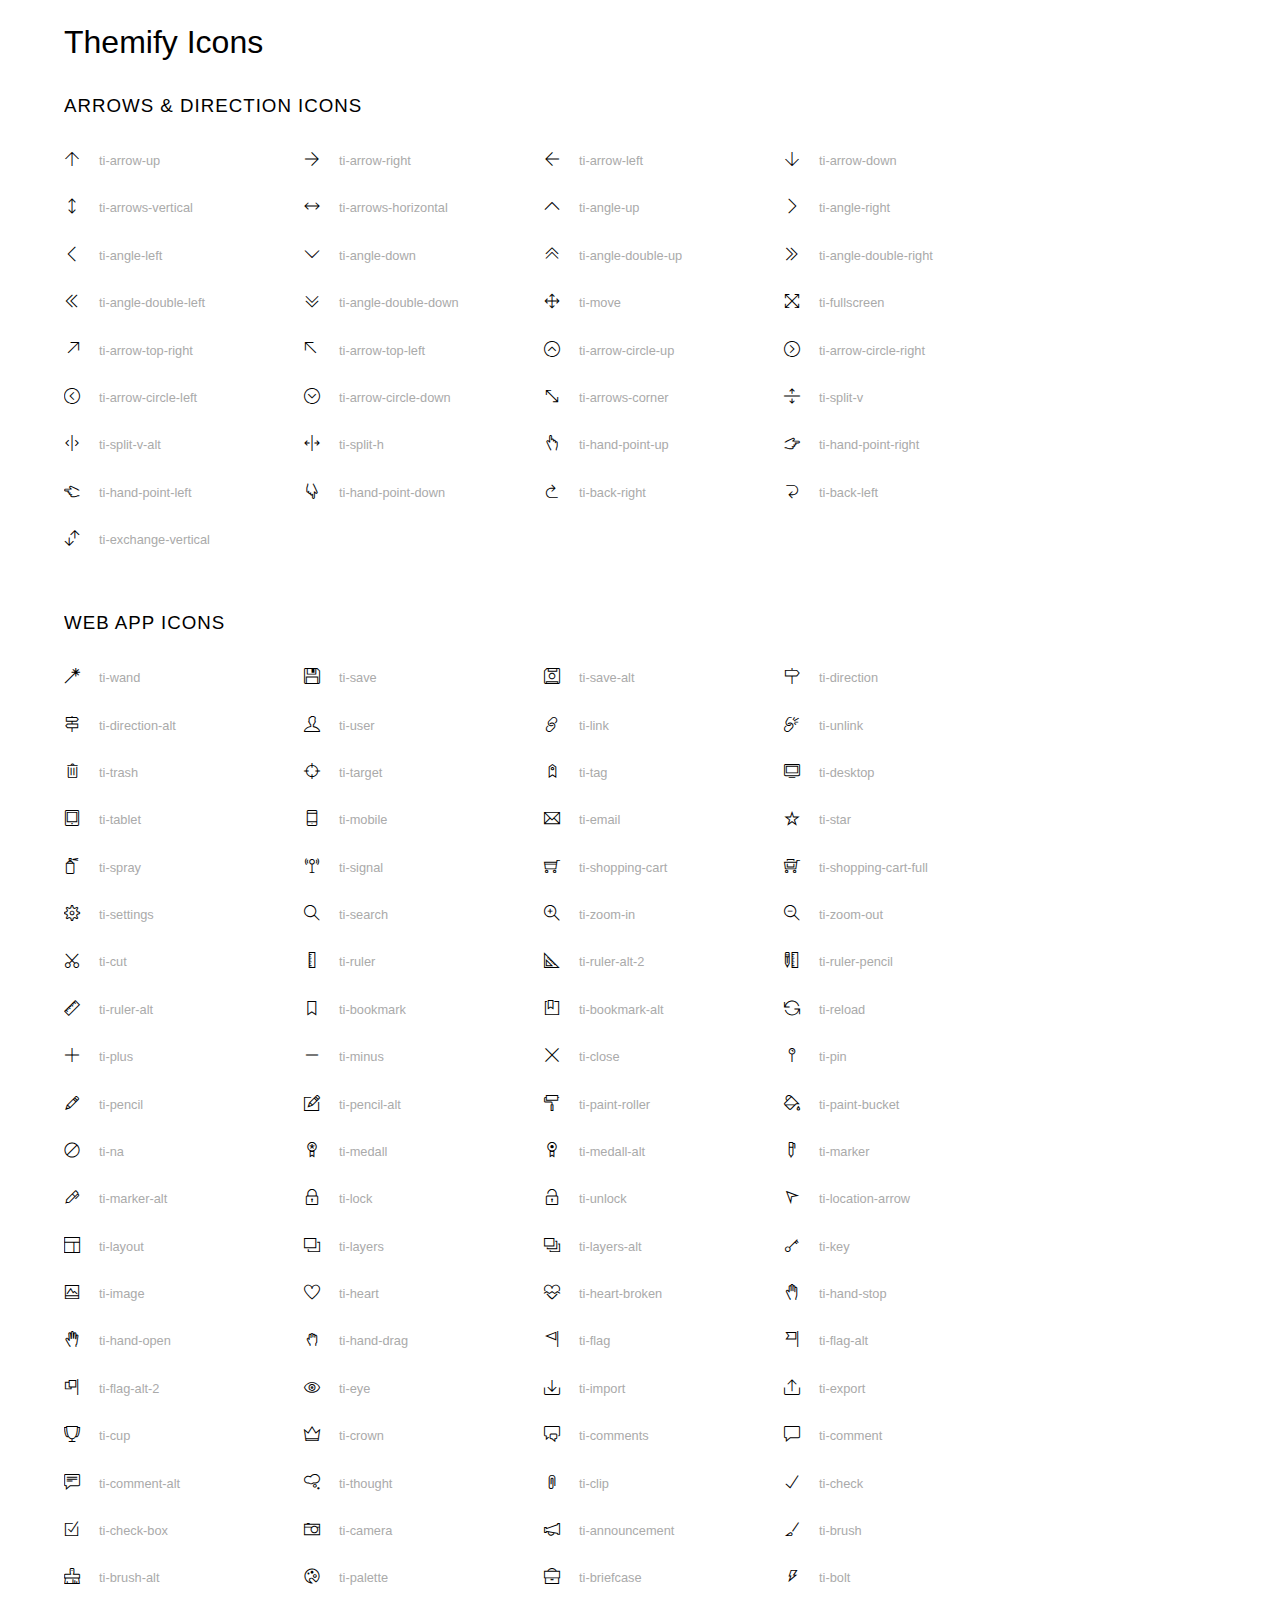
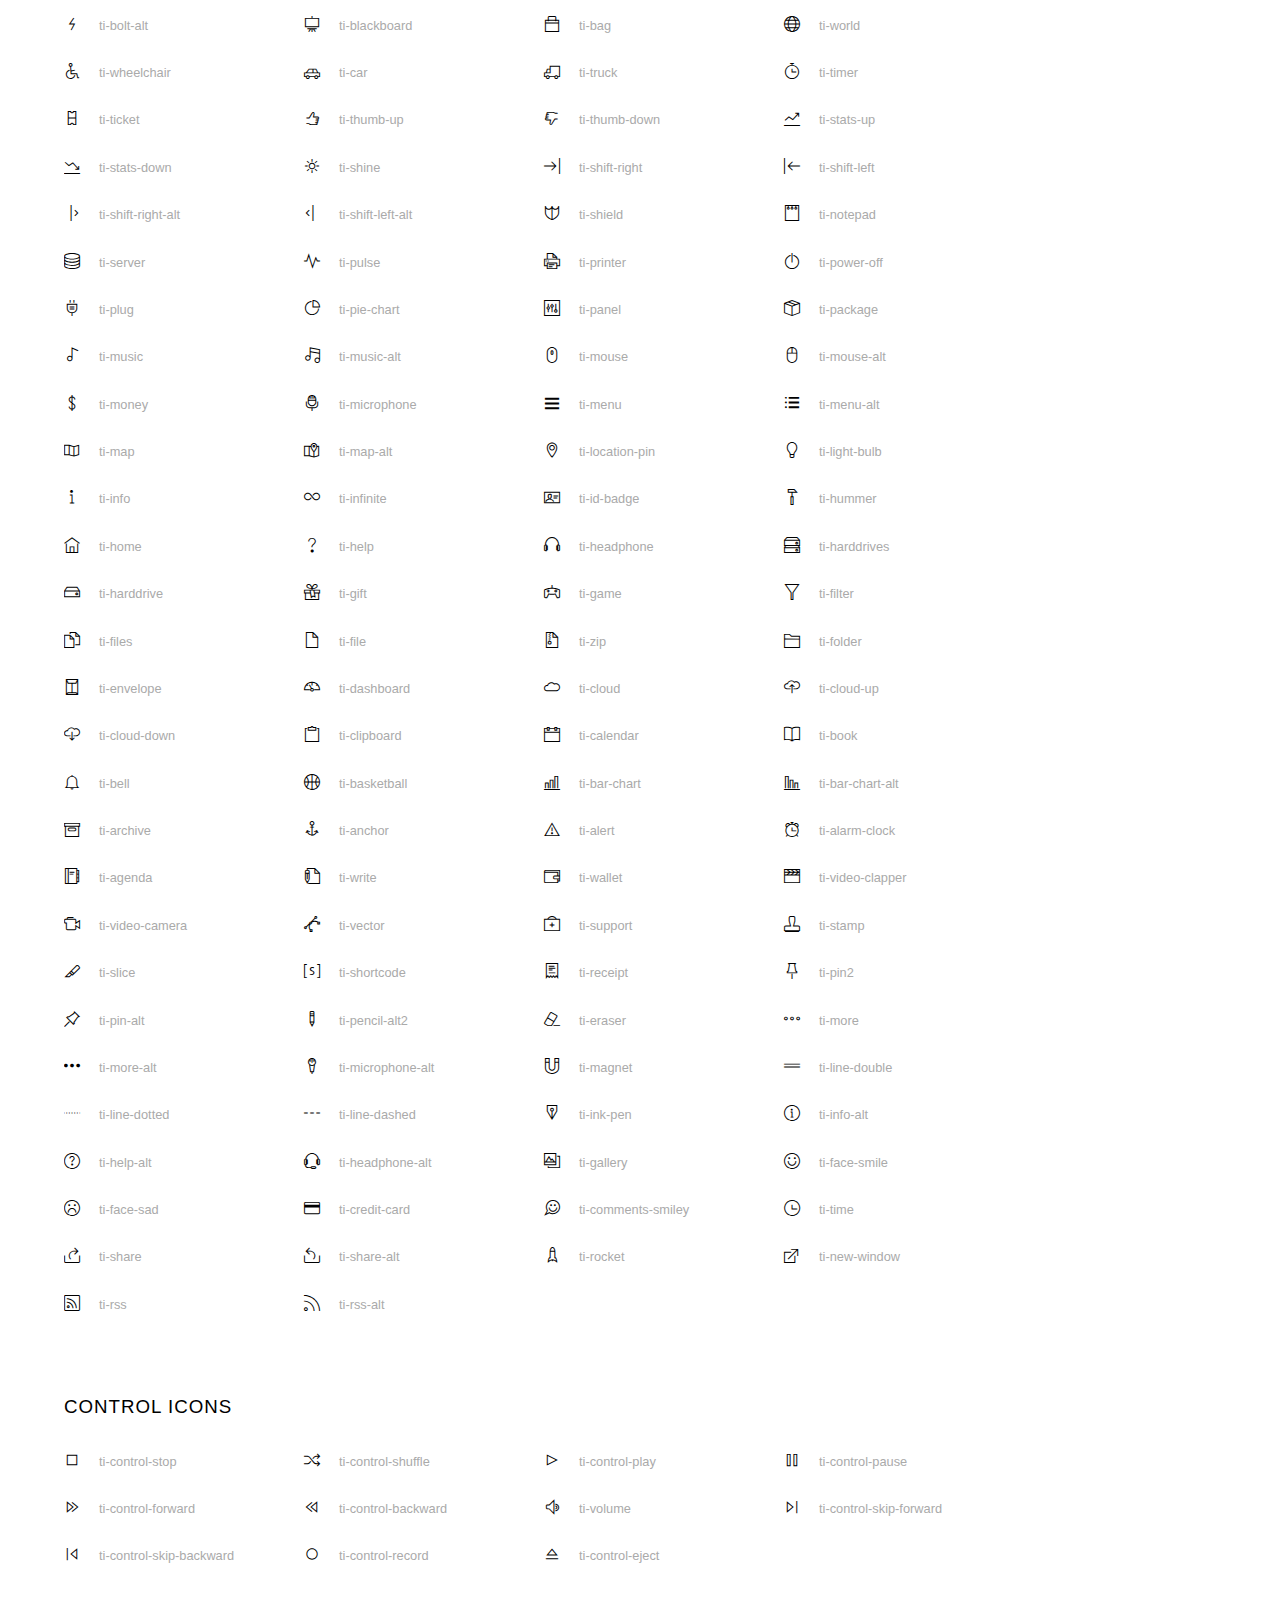
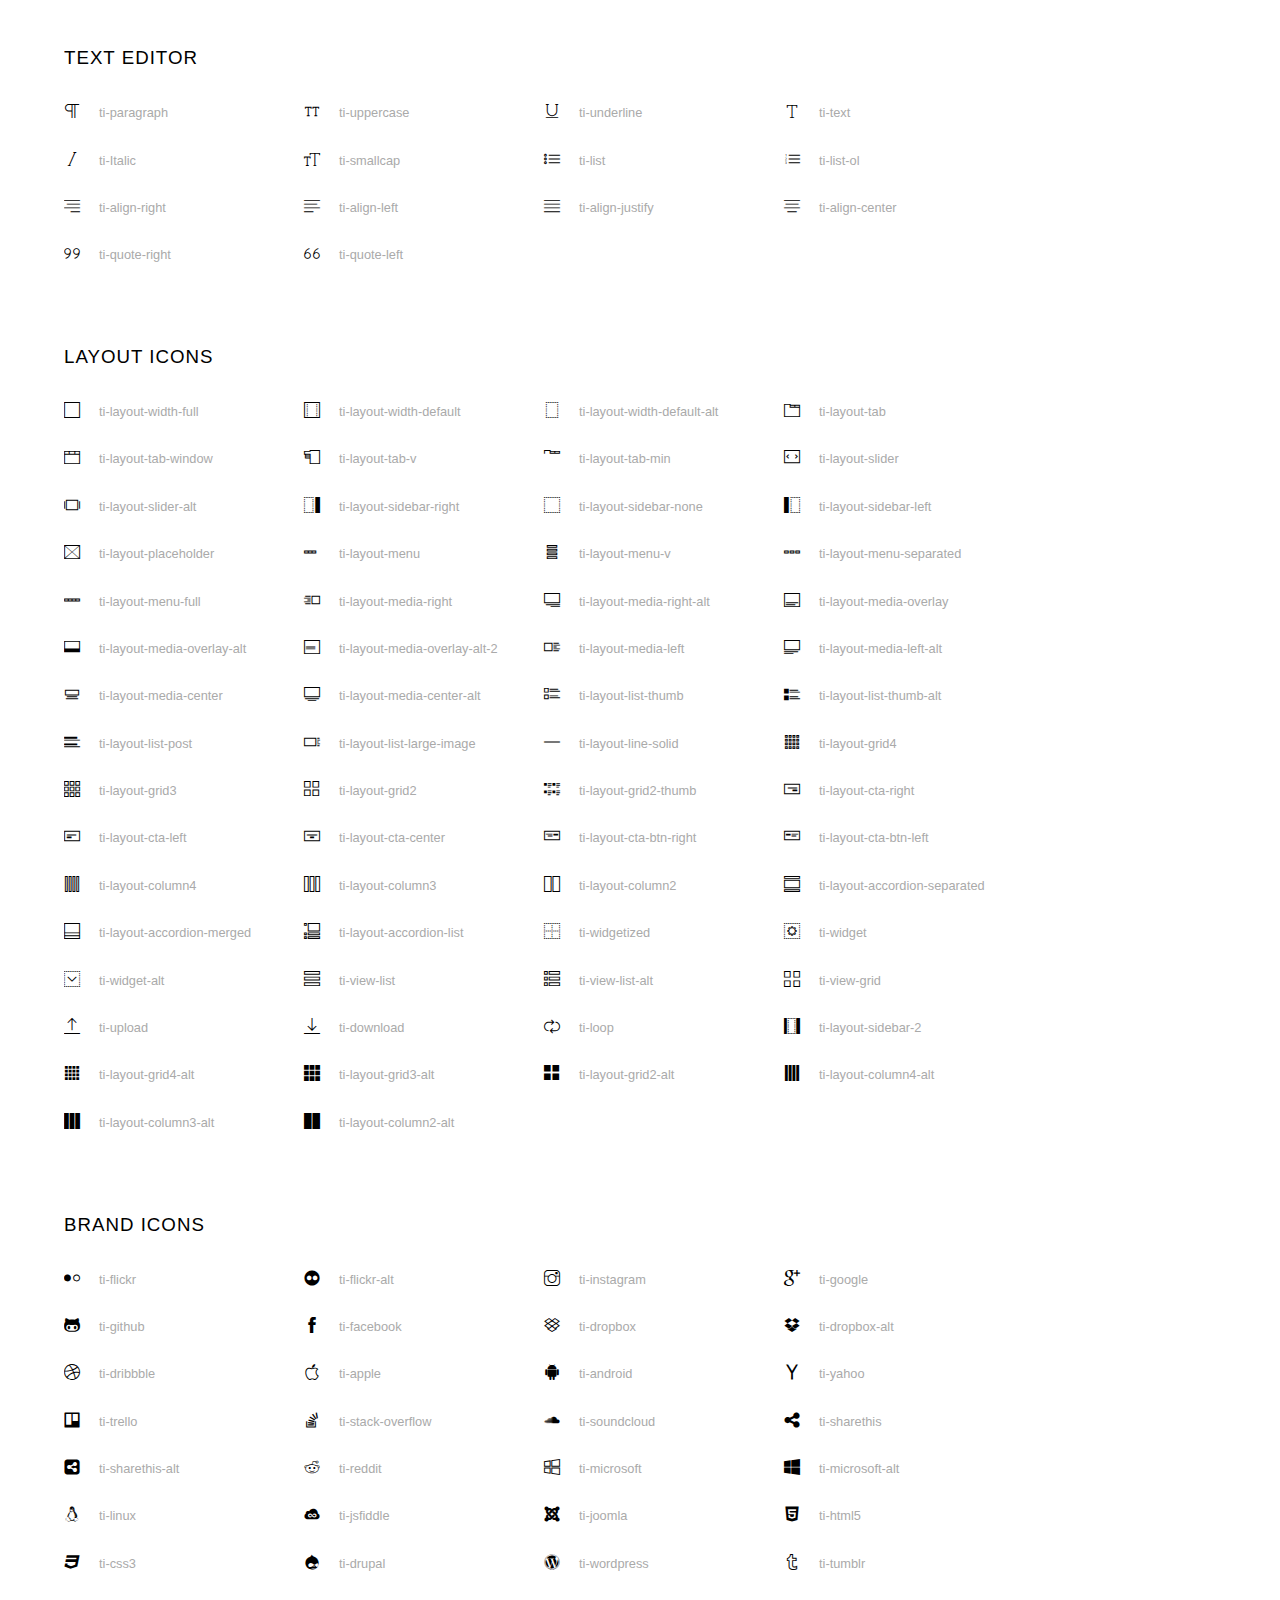
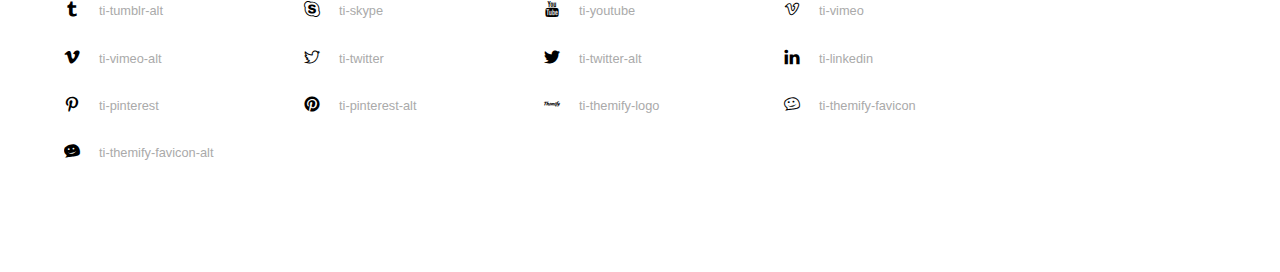
<file: assets/font/themify-icons/index.html>
<!doctype html>
<html>
<head>
	<meta charset="utf-8">
	<title>Themify Icon Font</title>
	<meta name="viewport" content="width=device-width">
	<link rel="stylesheet" href="demo-files/demo.css">
	<link rel="stylesheet" href="themify-icons.css">
	<!--[if lt IE 8]><!-->
	<link rel="stylesheet" href="ie7/ie7.css">
	<!--<![endif]-->
</head>
<body>
	<h1>Themify Icons</h1>

	<div class="icon-section">

		<div class="icon-section">
			<h3>Arrows &amp; Direction Icons </h3>

			<div class="icon-container">
				<span class="ti-arrow-up"></span><span class="icon-name"> ti-arrow-up</span>
			</div>
			<div class="icon-container">
				<span class="ti-arrow-right"></span><span class="icon-name"> ti-arrow-right</span>
			</div>
			<div class="icon-container">
				<span class="ti-arrow-left"></span><span class="icon-name"> ti-arrow-left</span>
			</div>
			<div class="icon-container">
				<span class="ti-arrow-down"></span><span class="icon-name"> ti-arrow-down</span>
			</div>
			<div class="icon-container">
				<span class="ti-arrows-vertical"></span><span class="icon-name"> ti-arrows-vertical</span>
			</div>
			<div class="icon-container">
				<span class="ti-arrows-horizontal"></span><span class="icon-name"> ti-arrows-horizontal</span>
			</div>
			<div class="icon-container">
				<span class="ti-angle-up"></span><span class="icon-name"> ti-angle-up</span>
			</div>
			<div class="icon-container">
				<span class="ti-angle-right"></span><span class="icon-name"> ti-angle-right</span>
			</div>
			<div class="icon-container">
				<span class="ti-angle-left"></span><span class="icon-name"> ti-angle-left</span>
			</div>
			<div class="icon-container">
				<span class="ti-angle-down"></span><span class="icon-name"> ti-angle-down</span>
			</div>	
			<div class="icon-container">
				<span class="ti-angle-double-up"></span><span class="icon-name"> ti-angle-double-up</span>
			</div>
			<div class="icon-container">
				<span class="ti-angle-double-right"></span><span class="icon-name"> ti-angle-double-right</span>
			</div>
			<div class="icon-container">
				<span class="ti-angle-double-left"></span><span class="icon-name"> ti-angle-double-left</span>
			</div>
			<div class="icon-container">
				<span class="ti-angle-double-down"></span><span class="icon-name"> ti-angle-double-down</span>
			</div>					
			<div class="icon-container">
				<span class="ti-move"></span><span class="icon-name"> ti-move</span>
			</div>
			<div class="icon-container">
				<span class="ti-fullscreen"></span><span class="icon-name"> ti-fullscreen</span>
			</div>
			<div class="icon-container">
				<span class="ti-arrow-top-right"></span><span class="icon-name"> ti-arrow-top-right</span>
			</div>
			<div class="icon-container">
				<span class="ti-arrow-top-left"></span><span class="icon-name"> ti-arrow-top-left</span>
			</div>
			<div class="icon-container">
				<span class="ti-arrow-circle-up"></span><span class="icon-name"> ti-arrow-circle-up</span>
			</div>
			<div class="icon-container">
				<span class="ti-arrow-circle-right"></span><span class="icon-name"> ti-arrow-circle-right</span>
			</div>
			<div class="icon-container">
				<span class="ti-arrow-circle-left"></span><span class="icon-name"> ti-arrow-circle-left</span>
			</div>
			<div class="icon-container">
				<span class="ti-arrow-circle-down"></span><span class="icon-name"> ti-arrow-circle-down</span>
			</div>
			<div class="icon-container">
				<span class="ti-arrows-corner"></span><span class="icon-name"> ti-arrows-corner</span>
			</div>
			<div class="icon-container">
				<span class="ti-split-v"></span><span class="icon-name"> ti-split-v</span>
			</div>

			<div class="icon-container">
				<span class="ti-split-v-alt"></span><span class="icon-name"> ti-split-v-alt</span>
			</div>
			<div class="icon-container">
				<span class="ti-split-h"></span><span class="icon-name"> ti-split-h</span>
			</div>
			<div class="icon-container">
				<span class="ti-hand-point-up"></span><span class="icon-name"> ti-hand-point-up</span>
			</div>
			<div class="icon-container">
				<span class="ti-hand-point-right"></span><span class="icon-name"> ti-hand-point-right</span>
			</div>
			<div class="icon-container">
				<span class="ti-hand-point-left"></span><span class="icon-name"> ti-hand-point-left</span>
			</div>
			<div class="icon-container">
				<span class="ti-hand-point-down"></span><span class="icon-name"> ti-hand-point-down</span>
			</div>
			<div class="icon-container">
				<span class="ti-back-right"></span><span class="icon-name"> ti-back-right</span>
			</div>
			<div class="icon-container">
				<span class="ti-back-left"></span><span class="icon-name"> ti-back-left</span>
			</div>
			<div class="icon-container">
				<span class="ti-exchange-vertical"></span><span class="icon-name"> ti-exchange-vertical</span>
			</div>

		</div> <!-- Arrows Icons -->



		<h3>Web App Icons</h3>
		
		<div class="icon-section">

			<div class="icon-container">
				<span class="ti-wand"></span><span class="icon-name"> ti-wand</span>
			</div>
			<div class="icon-container">
				<span class="ti-save"></span><span class="icon-name"> ti-save</span>
			</div>
			<div class="icon-container">
				<span class="ti-save-alt"></span><span class="icon-name"> ti-save-alt</span>
			</div>

			<div class="icon-container">
				<span class="ti-direction"></span><span class="icon-name"> ti-direction</span>
			</div>
			<div class="icon-container">
				<span class="ti-direction-alt"></span><span class="icon-name"> ti-direction-alt</span>
			</div>
			<div class="icon-container">
				<span class="ti-user"></span><span class="icon-name"> ti-user</span>
			</div>
			<div class="icon-container">
				<span class="ti-link"></span><span class="icon-name"> ti-link</span>
			</div>
			<div class="icon-container">
				<span class="ti-unlink"></span><span class="icon-name"> ti-unlink</span>
			</div>
			<div class="icon-container">
				<span class="ti-trash"></span><span class="icon-name"> ti-trash</span>
			</div>
			<div class="icon-container">
				<span class="ti-target"></span><span class="icon-name"> ti-target</span>
			</div>
			<div class="icon-container">
				<span class="ti-tag"></span><span class="icon-name"> ti-tag</span>
			</div>
			<div class="icon-container">
				<span class="ti-desktop"></span><span class="icon-name"> ti-desktop</span>
			</div>
			<div class="icon-container">
				<span class="ti-tablet"></span><span class="icon-name"> ti-tablet</span>
			</div>
			<div class="icon-container">
				<span class="ti-mobile"></span><span class="icon-name"> ti-mobile</span>
			</div>
			<div class="icon-container">
				<span class="ti-email"></span><span class="icon-name"> ti-email</span>
			</div>	
			<div class="icon-container">
				<span class="ti-star"></span><span class="icon-name"> ti-star</span>
			</div>
			<div class="icon-container">
				<span class="ti-spray"></span><span class="icon-name"> ti-spray</span>
			</div>
			<div class="icon-container">
				<span class="ti-signal"></span><span class="icon-name"> ti-signal</span>
			</div>
			<div class="icon-container">
				<span class="ti-shopping-cart"></span><span class="icon-name"> ti-shopping-cart</span>
			</div>
			<div class="icon-container">
				<span class="ti-shopping-cart-full"></span><span class="icon-name"> ti-shopping-cart-full</span>
			</div>
			<div class="icon-container">
				<span class="ti-settings"></span><span class="icon-name"> ti-settings</span>
			</div>
			<div class="icon-container">
				<span class="ti-search"></span><span class="icon-name"> ti-search</span>
			</div>
			<div class="icon-container">
				<span class="ti-zoom-in"></span><span class="icon-name"> ti-zoom-in</span>
			</div>
			<div class="icon-container">
				<span class="ti-zoom-out"></span><span class="icon-name"> ti-zoom-out</span>
			</div>
			<div class="icon-container">
				<span class="ti-cut"></span><span class="icon-name"> ti-cut</span>
			</div>
			<div class="icon-container">
				<span class="ti-ruler"></span><span class="icon-name"> ti-ruler</span>
			</div>
			<div class="icon-container">
				<span class="ti-ruler-alt-2"></span><span class="icon-name"> ti-ruler-alt-2</span>
			</div>			
			<div class="icon-container">
				<span class="ti-ruler-pencil"></span><span class="icon-name"> ti-ruler-pencil</span>
			</div>
			<div class="icon-container">
				<span class="ti-ruler-alt"></span><span class="icon-name"> ti-ruler-alt</span>
			</div>
			<div class="icon-container">
				<span class="ti-bookmark"></span><span class="icon-name"> ti-bookmark</span>
			</div>
			<div class="icon-container">
				<span class="ti-bookmark-alt"></span><span class="icon-name"> ti-bookmark-alt</span>
			</div>
			<div class="icon-container">
				<span class="ti-reload"></span><span class="icon-name"> ti-reload</span>
			</div>
			<div class="icon-container">
				<span class="ti-plus"></span><span class="icon-name"> ti-plus</span>
			</div>
			<div class="icon-container">
				<span class="ti-minus"></span><span class="icon-name"> ti-minus</span>
			</div>
			<div class="icon-container">
				<span class="ti-close"></span><span class="icon-name"> ti-close</span>
			</div>			
			<div class="icon-container">
				<span class="ti-pin"></span><span class="icon-name"> ti-pin</span>
			</div>
			<div class="icon-container">
				<span class="ti-pencil"></span><span class="icon-name"> ti-pencil</span>
			</div>
					
		  	<div class="icon-container">
				<span class="ti-pencil-alt"></span><span class="icon-name"> ti-pencil-alt</span>
			</div>
			<div class="icon-container">
				<span class="ti-paint-roller"></span><span class="icon-name"> ti-paint-roller</span>
			</div>
			<div class="icon-container">
				<span class="ti-paint-bucket"></span><span class="icon-name"> ti-paint-bucket</span>
			</div>
			<div class="icon-container">
				<span class="ti-na"></span><span class="icon-name"> ti-na</span>
			</div>
			<div class="icon-container">
				<span class="ti-medall"></span><span class="icon-name"> ti-medall</span>
			</div>
			<div class="icon-container">
				<span class="ti-medall-alt"></span><span class="icon-name"> ti-medall-alt</span>
			</div>
			<div class="icon-container">
				<span class="ti-marker"></span><span class="icon-name"> ti-marker</span>
			</div>
			<div class="icon-container">
				<span class="ti-marker-alt"></span><span class="icon-name"> ti-marker-alt</span>
			</div>

			<div class="icon-container">
				<span class="ti-lock"></span><span class="icon-name"> ti-lock</span>
			</div>
			<div class="icon-container">
				<span class="ti-unlock"></span><span class="icon-name"> ti-unlock</span>
			</div>
			<div class="icon-container">
				<span class="ti-location-arrow"></span><span class="icon-name"> ti-location-arrow</span>
			</div>
			<div class="icon-container">
				<span class="ti-layout"></span><span class="icon-name"> ti-layout</span>
			</div>
			<div class="icon-container">
				<span class="ti-layers"></span><span class="icon-name"> ti-layers</span>
			</div>
			<div class="icon-container">
				<span class="ti-layers-alt"></span><span class="icon-name"> ti-layers-alt</span>
			</div>
			<div class="icon-container">
				<span class="ti-key"></span><span class="icon-name"> ti-key</span>
			</div>
			<div class="icon-container">
				<span class="ti-image"></span><span class="icon-name"> ti-image</span>
			</div>
			<div class="icon-container">
				<span class="ti-heart"></span><span class="icon-name"> ti-heart</span>
			</div>
			<div class="icon-container">
				<span class="ti-heart-broken"></span><span class="icon-name"> ti-heart-broken</span>
			</div>
			<div class="icon-container">
				<span class="ti-hand-stop"></span><span class="icon-name"> ti-hand-stop</span>
			</div>
			<div class="icon-container">
				<span class="ti-hand-open"></span><span class="icon-name"> ti-hand-open</span>
			</div>
			<div class="icon-container">
				<span class="ti-hand-drag"></span><span class="icon-name"> ti-hand-drag</span>
			</div>
			<div class="icon-container">
				<span class="ti-flag"></span><span class="icon-name"> ti-flag</span>
			</div>
			<div class="icon-container">
				<span class="ti-flag-alt"></span><span class="icon-name"> ti-flag-alt</span>
			</div>
			<div class="icon-container">
				<span class="ti-flag-alt-2"></span><span class="icon-name"> ti-flag-alt-2</span>
			</div>
			<div class="icon-container">
				<span class="ti-eye"></span><span class="icon-name"> ti-eye</span>
			</div>
			<div class="icon-container">
				<span class="ti-import"></span><span class="icon-name"> ti-import</span>
			</div>			
			<div class="icon-container">
				<span class="ti-export"></span><span class="icon-name"> ti-export</span>
			</div>
			<div class="icon-container">
				<span class="ti-cup"></span><span class="icon-name"> ti-cup</span>
			</div>
			<div class="icon-container">
				<span class="ti-crown"></span><span class="icon-name"> ti-crown</span>
			</div>
			<div class="icon-container">
				<span class="ti-comments"></span><span class="icon-name"> ti-comments</span>
			</div>
			<div class="icon-container">
				<span class="ti-comment"></span><span class="icon-name"> ti-comment</span>
			</div>
			<div class="icon-container">
				<span class="ti-comment-alt"></span><span class="icon-name"> ti-comment-alt</span>
			</div>
			<div class="icon-container">
				<span class="ti-thought"></span><span class="icon-name"> ti-thought</span>
			</div>			
			<div class="icon-container">
				<span class="ti-clip"></span><span class="icon-name"> ti-clip</span>
			</div>

			<div class="icon-container">
				<span class="ti-check"></span><span class="icon-name"> ti-check</span>
			</div>
			<div class="icon-container">
				<span class="ti-check-box"></span><span class="icon-name"> ti-check-box</span>
			</div>
			<div class="icon-container">
				<span class="ti-camera"></span><span class="icon-name"> ti-camera</span>
			</div>
			<div class="icon-container">
				<span class="ti-announcement"></span><span class="icon-name"> ti-announcement</span>
			</div>
			<div class="icon-container">
				<span class="ti-brush"></span><span class="icon-name"> ti-brush</span>
			</div>
			<div class="icon-container">
				<span class="ti-brush-alt"></span><span class="icon-name"> ti-brush-alt</span>
			</div>
			<div class="icon-container">
				<span class="ti-palette"></span><span class="icon-name"> ti-palette</span>
			</div>			
			<div class="icon-container">
				<span class="ti-briefcase"></span><span class="icon-name"> ti-briefcase</span>
			</div>
			<div class="icon-container">
				<span class="ti-bolt"></span><span class="icon-name"> ti-bolt</span>
			</div>
			<div class="icon-container">
				<span class="ti-bolt-alt"></span><span class="icon-name"> ti-bolt-alt</span>
			</div>
			<div class="icon-container">
				<span class="ti-blackboard"></span><span class="icon-name"> ti-blackboard</span>
			</div>
			<div class="icon-container">
				<span class="ti-bag"></span><span class="icon-name"> ti-bag</span>
			</div>
			<div class="icon-container">
				<span class="ti-world"></span><span class="icon-name"> ti-world</span>
			</div>
			<div class="icon-container">
				<span class="ti-wheelchair"></span><span class="icon-name"> ti-wheelchair</span>
			</div>
			<div class="icon-container">
				<span class="ti-car"></span><span class="icon-name"> ti-car</span>
			</div>
			<div class="icon-container">
				<span class="ti-truck"></span><span class="icon-name"> ti-truck</span>
			</div>
			<div class="icon-container">
				<span class="ti-timer"></span><span class="icon-name"> ti-timer</span>
			</div>
			<div class="icon-container">
				<span class="ti-ticket"></span><span class="icon-name"> ti-ticket</span>
			</div>
			<div class="icon-container">
				<span class="ti-thumb-up"></span><span class="icon-name"> ti-thumb-up</span>
			</div>
			<div class="icon-container">
				<span class="ti-thumb-down"></span><span class="icon-name"> ti-thumb-down</span>
			</div>

			<div class="icon-container">
				<span class="ti-stats-up"></span><span class="icon-name"> ti-stats-up</span>
			</div>
			<div class="icon-container">
				<span class="ti-stats-down"></span><span class="icon-name"> ti-stats-down</span>
			</div>
			<div class="icon-container">
				<span class="ti-shine"></span><span class="icon-name"> ti-shine</span>
			</div>
			<div class="icon-container">
				<span class="ti-shift-right"></span><span class="icon-name"> ti-shift-right</span>
			</div>
			<div class="icon-container">
				<span class="ti-shift-left"></span><span class="icon-name"> ti-shift-left</span>
			</div>

			<div class="icon-container">
				<span class="ti-shift-right-alt"></span><span class="icon-name"> ti-shift-right-alt</span>
			</div>
			<div class="icon-container">
				<span class="ti-shift-left-alt"></span><span class="icon-name"> ti-shift-left-alt</span>
			</div>
			<div class="icon-container">
				<span class="ti-shield"></span><span class="icon-name"> ti-shield</span>
			</div>
			<div class="icon-container">
				<span class="ti-notepad"></span><span class="icon-name"> ti-notepad</span>
			</div>
			<div class="icon-container">
				<span class="ti-server"></span><span class="icon-name"> ti-server</span>
			</div>

			<div class="icon-container">
				<span class="ti-pulse"></span><span class="icon-name"> ti-pulse</span>
			</div>
			<div class="icon-container">
				<span class="ti-printer"></span><span class="icon-name"> ti-printer</span>
			</div>
			<div class="icon-container">
				<span class="ti-power-off"></span><span class="icon-name"> ti-power-off</span>
			</div>
			<div class="icon-container">
				<span class="ti-plug"></span><span class="icon-name"> ti-plug</span>
			</div>
			<div class="icon-container">
				<span class="ti-pie-chart"></span><span class="icon-name"> ti-pie-chart</span>
			</div>

			<div class="icon-container">
				<span class="ti-panel"></span><span class="icon-name"> ti-panel</span>
			</div>
			<div class="icon-container">
				<span class="ti-package"></span><span class="icon-name"> ti-package</span>
			</div>
			<div class="icon-container">
				<span class="ti-music"></span><span class="icon-name"> ti-music</span>
			</div>
			<div class="icon-container">
				<span class="ti-music-alt"></span><span class="icon-name"> ti-music-alt</span>
			</div>
			<div class="icon-container">
				<span class="ti-mouse"></span><span class="icon-name"> ti-mouse</span>
			</div>
			<div class="icon-container">
				<span class="ti-mouse-alt"></span><span class="icon-name"> ti-mouse-alt</span>
			</div>
			<div class="icon-container">
				<span class="ti-money"></span><span class="icon-name"> ti-money</span>
			</div>
			<div class="icon-container">
				<span class="ti-microphone"></span><span class="icon-name"> ti-microphone</span>
			</div>
			<div class="icon-container">
				<span class="ti-menu"></span><span class="icon-name"> ti-menu</span>
			</div>
			<div class="icon-container">
				<span class="ti-menu-alt"></span><span class="icon-name"> ti-menu-alt</span>
			</div>
			<div class="icon-container">
				<span class="ti-map"></span><span class="icon-name"> ti-map</span>
			</div>
			<div class="icon-container">
				<span class="ti-map-alt"></span><span class="icon-name"> ti-map-alt</span>
			</div>

			<div class="icon-container">
				<span class="ti-location-pin"></span><span class="icon-name"> ti-location-pin</span>
			</div>

			<div class="icon-container">
				<span class="ti-light-bulb"></span><span class="icon-name"> ti-light-bulb</span>
			</div>
			<div class="icon-container">
				<span class="ti-info"></span><span class="icon-name"> ti-info</span>
			</div>
			<div class="icon-container">
				<span class="ti-infinite"></span><span class="icon-name"> ti-infinite</span>
			</div>
			<div class="icon-container">
				<span class="ti-id-badge"></span><span class="icon-name"> ti-id-badge</span>
			</div>
			<div class="icon-container">
				<span class="ti-hummer"></span><span class="icon-name"> ti-hummer</span>
			</div>
			<div class="icon-container">
				<span class="ti-home"></span><span class="icon-name"> ti-home</span>
			</div>
			<div class="icon-container">
				<span class="ti-help"></span><span class="icon-name"> ti-help</span>
			</div>
			<div class="icon-container">
				<span class="ti-headphone"></span><span class="icon-name"> ti-headphone</span>
			</div>
			<div class="icon-container">
				<span class="ti-harddrives"></span><span class="icon-name"> ti-harddrives</span>
			</div>
			<div class="icon-container">
				<span class="ti-harddrive"></span><span class="icon-name"> ti-harddrive</span>
			</div>
			<div class="icon-container">
				<span class="ti-gift"></span><span class="icon-name"> ti-gift</span>
			</div>
			<div class="icon-container">
				<span class="ti-game"></span><span class="icon-name"> ti-game</span>
			</div>
			<div class="icon-container">
				<span class="ti-filter"></span><span class="icon-name"> ti-filter</span>
			</div>
			<div class="icon-container">
				<span class="ti-files"></span><span class="icon-name"> ti-files</span>
			</div>
			<div class="icon-container">
				<span class="ti-file"></span><span class="icon-name"> ti-file</span>
			</div>
			<div class="icon-container">
				<span class="ti-zip"></span><span class="icon-name"> ti-zip</span>
			</div>
			<div class="icon-container">
				<span class="ti-folder"></span><span class="icon-name"> ti-folder</span>
			</div>			
			<div class="icon-container">
				<span class="ti-envelope"></span><span class="icon-name"> ti-envelope</span>
			</div>


			<div class="icon-container">
				<span class="ti-dashboard"></span><span class="icon-name"> ti-dashboard</span>
			</div>
			<div class="icon-container">
				<span class="ti-cloud"></span><span class="icon-name"> ti-cloud</span>
			</div>
			<div class="icon-container">
				<span class="ti-cloud-up"></span><span class="icon-name"> ti-cloud-up</span>
			</div>
			<div class="icon-container">
				<span class="ti-cloud-down"></span><span class="icon-name"> ti-cloud-down</span>
			</div>
			<div class="icon-container">
				<span class="ti-clipboard"></span><span class="icon-name"> ti-clipboard</span>
			</div>
			<div class="icon-container">
				<span class="ti-calendar"></span><span class="icon-name"> ti-calendar</span>
			</div>
			<div class="icon-container">
				<span class="ti-book"></span><span class="icon-name"> ti-book</span>
			</div>
			<div class="icon-container">
				<span class="ti-bell"></span><span class="icon-name"> ti-bell</span>
			</div>
			<div class="icon-container">
				<span class="ti-basketball"></span><span class="icon-name"> ti-basketball</span>
			</div>
			<div class="icon-container">
				<span class="ti-bar-chart"></span><span class="icon-name"> ti-bar-chart</span>
			</div>
			<div class="icon-container">
				<span class="ti-bar-chart-alt"></span><span class="icon-name"> ti-bar-chart-alt</span>
			</div>


			<div class="icon-container">
				<span class="ti-archive"></span><span class="icon-name"> ti-archive</span>
			</div>
			<div class="icon-container">
				<span class="ti-anchor"></span><span class="icon-name"> ti-anchor</span>
			</div>

			<div class="icon-container">
				<span class="ti-alert"></span><span class="icon-name"> ti-alert</span>
			</div>
			<div class="icon-container">
				<span class="ti-alarm-clock"></span><span class="icon-name"> ti-alarm-clock</span>
			</div>
			<div class="icon-container">
				<span class="ti-agenda"></span><span class="icon-name"> ti-agenda</span>
			</div>
			<div class="icon-container">
				<span class="ti-write"></span><span class="icon-name"> ti-write</span>
			</div>

			<div class="icon-container">
				<span class="ti-wallet"></span><span class="icon-name"> ti-wallet</span>
			</div>
			<div class="icon-container">
				<span class="ti-video-clapper"></span><span class="icon-name"> ti-video-clapper</span>
			</div>
			<div class="icon-container">
				<span class="ti-video-camera"></span><span class="icon-name"> ti-video-camera</span>
			</div>
			<div class="icon-container">
				<span class="ti-vector"></span><span class="icon-name"> ti-vector</span>
			</div>

			<div class="icon-container">
				<span class="ti-support"></span><span class="icon-name"> ti-support</span>
			</div>
			<div class="icon-container">
				<span class="ti-stamp"></span><span class="icon-name"> ti-stamp</span>
			</div>
			<div class="icon-container">
				<span class="ti-slice"></span><span class="icon-name"> ti-slice</span>
			</div>
			<div class="icon-container">
				<span class="ti-shortcode"></span><span class="icon-name"> ti-shortcode</span>
			</div>
			<div class="icon-container">
				<span class="ti-receipt"></span><span class="icon-name"> ti-receipt</span>
			</div>
			<div class="icon-container">
				<span class="ti-pin2"></span><span class="icon-name"> ti-pin2</span>
			</div>
			<div class="icon-container">
				<span class="ti-pin-alt"></span><span class="icon-name"> ti-pin-alt</span>
			</div>
			<div class="icon-container">
				<span class="ti-pencil-alt2"></span><span class="icon-name"> ti-pencil-alt2</span>
			</div>
			<div class="icon-container">
				<span class="ti-eraser"></span><span class="icon-name"> ti-eraser</span>
			</div>			
			<div class="icon-container">
				<span class="ti-more"></span><span class="icon-name"> ti-more</span>
			</div>
			<div class="icon-container">
				<span class="ti-more-alt"></span><span class="icon-name"> ti-more-alt</span>
			</div>
			<div class="icon-container">
				<span class="ti-microphone-alt"></span><span class="icon-name"> ti-microphone-alt</span>
			</div>
			<div class="icon-container">
				<span class="ti-magnet"></span><span class="icon-name"> ti-magnet</span>
			</div>
			<div class="icon-container">
				<span class="ti-line-double"></span><span class="icon-name"> ti-line-double</span>
			</div>
			<div class="icon-container">
				<span class="ti-line-dotted"></span><span class="icon-name"> ti-line-dotted</span>
			</div>
			<div class="icon-container">
				<span class="ti-line-dashed"></span><span class="icon-name"> ti-line-dashed</span>
			</div>

			<div class="icon-container">
				<span class="ti-ink-pen"></span><span class="icon-name"> ti-ink-pen</span>
			</div>
			<div class="icon-container">
				<span class="ti-info-alt"></span><span class="icon-name"> ti-info-alt</span>
			</div>
			<div class="icon-container">
				<span class="ti-help-alt"></span><span class="icon-name"> ti-help-alt</span>
			</div>
			<div class="icon-container">
				<span class="ti-headphone-alt"></span><span class="icon-name"> ti-headphone-alt</span>
			</div>

			<div class="icon-container">
				<span class="ti-gallery"></span><span class="icon-name"> ti-gallery</span>
			</div>
			<div class="icon-container">
				<span class="ti-face-smile"></span><span class="icon-name"> ti-face-smile</span>
			</div>
			<div class="icon-container">
				<span class="ti-face-sad"></span><span class="icon-name"> ti-face-sad</span>
			</div>
			<div class="icon-container">
				<span class="ti-credit-card"></span><span class="icon-name"> ti-credit-card</span>
			</div>
			<div class="icon-container">
				<span class="ti-comments-smiley"></span><span class="icon-name"> ti-comments-smiley</span>
			</div>
			<div class="icon-container">
				<span class="ti-time"></span><span class="icon-name"> ti-time</span>
			</div>
			<div class="icon-container">
				<span class="ti-share"></span><span class="icon-name"> ti-share</span>
			</div>
			<div class="icon-container">
				<span class="ti-share-alt"></span><span class="icon-name"> ti-share-alt</span>
			</div>
			<div class="icon-container">
				<span class="ti-rocket"></span><span class="icon-name"> ti-rocket</span>
			</div>

			<div class="icon-container">
				<span class="ti-new-window"></span><span class="icon-name"> ti-new-window</span>
			</div>

			<div class="icon-container">
				<span class="ti-rss"></span><span class="icon-name"> ti-rss</span>
			</div>

			<div class="icon-container">
				<span class="ti-rss-alt"></span><span class="icon-name"> ti-rss-alt</span>
			</div>
			
		</div><!-- Web App Icons -->


		<div class="icon-section">
			<h3>Control Icons</h3>
			<div class="icon-container">
				<span class="ti-control-stop"></span><span class="icon-name"> ti-control-stop</span>
			</div>
			<div class="icon-container">
				<span class="ti-control-shuffle"></span><span class="icon-name"> ti-control-shuffle</span>
			</div>
			<div class="icon-container">
				<span class="ti-control-play"></span><span class="icon-name"> ti-control-play</span>
			</div>
			<div class="icon-container">
				<span class="ti-control-pause"></span><span class="icon-name"> ti-control-pause</span>
			</div>
			<div class="icon-container">
				<span class="ti-control-forward"></span><span class="icon-name"> ti-control-forward</span>
			</div>
			<div class="icon-container">
				<span class="ti-control-backward"></span><span class="icon-name"> ti-control-backward</span>
			</div>	
			<div class="icon-container">
				<span class="ti-volume"></span><span class="icon-name"> ti-volume</span>
			</div>
			<div class="icon-container">
				<span class="ti-control-skip-forward"></span><span class="icon-name"> ti-control-skip-forward</span>
			</div>
			<div class="icon-container">
				<span class="ti-control-skip-backward"></span><span class="icon-name"> ti-control-skip-backward</span>
			</div>
			<div class="icon-container">
				<span class="ti-control-record"></span><span class="icon-name"> ti-control-record</span>
			</div>
			<div class="icon-container">
				<span class="ti-control-eject"></span><span class="icon-name"> ti-control-eject</span>
			</div>			
		</div> <!-- Control Icons -->


		<div class="icon-section">
			<h3>Text Editor</h3>

			<div class="icon-container">
				<span class="ti-paragraph"></span><span class="icon-name"> ti-paragraph</span>
			</div>
			<div class="icon-container">
				<span class="ti-uppercase"></span><span class="icon-name"> ti-uppercase</span>
			</div>

			<div class="icon-container">
				<span class="ti-underline"></span><span class="icon-name"> ti-underline</span>
			</div>
			<div class="icon-container">
				<span class="ti-text"></span><span class="icon-name"> ti-text</span>
			</div>
			<div class="icon-container">
				<span class="ti-Italic"></span><span class="icon-name"> ti-Italic</span>
			</div>
			<div class="icon-container">
				<span class="ti-smallcap"></span><span class="icon-name"> ti-smallcap</span>
			</div>
			<div class="icon-container">
				<span class="ti-list"></span><span class="icon-name"> ti-list</span>
			</div>
			<div class="icon-container">
				<span class="ti-list-ol"></span><span class="icon-name"> ti-list-ol</span>
			</div>
			<div class="icon-container">
				<span class="ti-align-right"></span><span class="icon-name"> ti-align-right</span>
			</div>
			<div class="icon-container">
				<span class="ti-align-left"></span><span class="icon-name"> ti-align-left</span>
			</div>
			<div class="icon-container">
				<span class="ti-align-justify"></span><span class="icon-name"> ti-align-justify</span>
			</div>
			<div class="icon-container">
				<span class="ti-align-center"></span><span class="icon-name"> ti-align-center</span>
			</div>
			<div class="icon-container">
				<span class="ti-quote-right"></span><span class="icon-name"> ti-quote-right</span>
			</div>
			<div class="icon-container">
				<span class="ti-quote-left"></span><span class="icon-name"> ti-quote-left</span>
			</div>

		</div> <!-- Text Editor -->



		<div class="icon-section">
			<h3>Layout Icons</h3>
			<div class="icon-container">
				<span class="ti-layout-width-full"></span><span class="icon-name"> ti-layout-width-full</span>
			</div>
			<div class="icon-container">
				<span class="ti-layout-width-default"></span><span class="icon-name"> ti-layout-width-default</span>
			</div>
			<div class="icon-container">
				<span class="ti-layout-width-default-alt"></span><span class="icon-name"> ti-layout-width-default-alt</span>
			</div>
			<div class="icon-container">
				<span class="ti-layout-tab"></span><span class="icon-name"> ti-layout-tab</span>
			</div>
			<div class="icon-container">
				<span class="ti-layout-tab-window"></span><span class="icon-name"> ti-layout-tab-window</span>
			</div>
			<div class="icon-container">
				<span class="ti-layout-tab-v"></span><span class="icon-name"> ti-layout-tab-v</span>
			</div>
			<div class="icon-container">
				<span class="ti-layout-tab-min"></span><span class="icon-name"> ti-layout-tab-min</span>
			</div>
			<div class="icon-container">
				<span class="ti-layout-slider"></span><span class="icon-name"> ti-layout-slider</span>
			</div>
			<div class="icon-container">
				<span class="ti-layout-slider-alt"></span><span class="icon-name"> ti-layout-slider-alt</span>
			</div>
			<div class="icon-container">
				<span class="ti-layout-sidebar-right"></span><span class="icon-name"> ti-layout-sidebar-right</span>
			</div>
			<div class="icon-container">
				<span class="ti-layout-sidebar-none"></span><span class="icon-name"> ti-layout-sidebar-none</span>
			</div>
			<div class="icon-container">
				<span class="ti-layout-sidebar-left"></span><span class="icon-name"> ti-layout-sidebar-left</span>
			</div>
			<div class="icon-container">
				<span class="ti-layout-placeholder"></span><span class="icon-name"> ti-layout-placeholder</span>
			</div>
			<div class="icon-container">
				<span class="ti-layout-menu"></span><span class="icon-name"> ti-layout-menu</span>
			</div>
			<div class="icon-container">
				<span class="ti-layout-menu-v"></span><span class="icon-name"> ti-layout-menu-v</span>
			</div>
			<div class="icon-container">
				<span class="ti-layout-menu-separated"></span><span class="icon-name"> ti-layout-menu-separated</span>
			</div>
			<div class="icon-container">
				<span class="ti-layout-menu-full"></span><span class="icon-name"> ti-layout-menu-full</span>
			</div>
			<div class="icon-container">
				<span class="ti-layout-media-right"></span><span class="icon-name"> ti-layout-media-right</span>
			</div>
			<div class="icon-container">
				<span class="ti-layout-media-right-alt"></span><span class="icon-name"> ti-layout-media-right-alt</span>
			</div>
			<div class="icon-container">
				<span class="ti-layout-media-overlay"></span><span class="icon-name"> ti-layout-media-overlay</span>
			</div>
			<div class="icon-container">
				<span class="ti-layout-media-overlay-alt"></span><span class="icon-name"> ti-layout-media-overlay-alt</span>
			</div>
			<div class="icon-container">
				<span class="ti-layout-media-overlay-alt-2"></span><span class="icon-name"> ti-layout-media-overlay-alt-2</span>
			</div>
			<div class="icon-container">
				<span class="ti-layout-media-left"></span><span class="icon-name"> ti-layout-media-left</span>
			</div>
			<div class="icon-container">
				<span class="ti-layout-media-left-alt"></span><span class="icon-name"> ti-layout-media-left-alt</span>
			</div>
			<div class="icon-container">
				<span class="ti-layout-media-center"></span><span class="icon-name"> ti-layout-media-center</span>
			</div>
			<div class="icon-container">
				<span class="ti-layout-media-center-alt"></span><span class="icon-name"> ti-layout-media-center-alt</span>
			</div>
			<div class="icon-container">
				<span class="ti-layout-list-thumb"></span><span class="icon-name"> ti-layout-list-thumb</span>
			</div>
			<div class="icon-container">
				<span class="ti-layout-list-thumb-alt"></span><span class="icon-name"> ti-layout-list-thumb-alt</span>
			</div>
			<div class="icon-container">
				<span class="ti-layout-list-post"></span><span class="icon-name"> ti-layout-list-post</span>
			</div>
			<div class="icon-container">
				<span class="ti-layout-list-large-image"></span><span class="icon-name"> ti-layout-list-large-image</span>
			</div>
			<div class="icon-container">
				<span class="ti-layout-line-solid"></span><span class="icon-name"> ti-layout-line-solid</span>
			</div>
			<div class="icon-container">
				<span class="ti-layout-grid4"></span><span class="icon-name"> ti-layout-grid4</span>
			</div>
			<div class="icon-container">
				<span class="ti-layout-grid3"></span><span class="icon-name"> ti-layout-grid3</span>
			</div>
			<div class="icon-container">
				<span class="ti-layout-grid2"></span><span class="icon-name"> ti-layout-grid2</span>
			</div>
			<div class="icon-container">
				<span class="ti-layout-grid2-thumb"></span><span class="icon-name"> ti-layout-grid2-thumb</span>
			</div>
			<div class="icon-container">
				<span class="ti-layout-cta-right"></span><span class="icon-name"> ti-layout-cta-right</span>
			</div>
			<div class="icon-container">
				<span class="ti-layout-cta-left"></span><span class="icon-name"> ti-layout-cta-left</span>
			</div>
			<div class="icon-container">
				<span class="ti-layout-cta-center"></span><span class="icon-name"> ti-layout-cta-center</span>
			</div>
			<div class="icon-container">
				<span class="ti-layout-cta-btn-right"></span><span class="icon-name"> ti-layout-cta-btn-right</span>
			</div>
			<div class="icon-container">
				<span class="ti-layout-cta-btn-left"></span><span class="icon-name"> ti-layout-cta-btn-left</span>
			</div>
			<div class="icon-container">
				<span class="ti-layout-column4"></span><span class="icon-name"> ti-layout-column4</span>
			</div>
			<div class="icon-container">
				<span class="ti-layout-column3"></span><span class="icon-name"> ti-layout-column3</span>
			</div>
			<div class="icon-container">
				<span class="ti-layout-column2"></span><span class="icon-name"> ti-layout-column2</span>
			</div>
			<div class="icon-container">
				<span class="ti-layout-accordion-separated"></span><span class="icon-name"> ti-layout-accordion-separated</span>
			</div>
			<div class="icon-container">
				<span class="ti-layout-accordion-merged"></span><span class="icon-name"> ti-layout-accordion-merged</span>
			</div>
			<div class="icon-container">
				<span class="ti-layout-accordion-list"></span><span class="icon-name"> ti-layout-accordion-list</span>
			</div>
			<div class="icon-container">
				<span class="ti-widgetized"></span><span class="icon-name"> ti-widgetized</span>
			</div>
			<div class="icon-container">
				<span class="ti-widget"></span><span class="icon-name"> ti-widget</span>
			</div>
			<div class="icon-container">
				<span class="ti-widget-alt"></span><span class="icon-name"> ti-widget-alt</span>
			</div>
			<div class="icon-container">
				<span class="ti-view-list"></span><span class="icon-name"> ti-view-list</span>
			</div>
			<div class="icon-container">
				<span class="ti-view-list-alt"></span><span class="icon-name"> ti-view-list-alt</span>
			</div>
			<div class="icon-container">
				<span class="ti-view-grid"></span><span class="icon-name"> ti-view-grid</span>
			</div>
			<div class="icon-container">
				<span class="ti-upload"></span><span class="icon-name"> ti-upload</span>
			</div>
			<div class="icon-container">
				<span class="ti-download"></span><span class="icon-name"> ti-download</span>
			</div>	
			<div class="icon-container">
				<span class="ti-loop"></span><span class="icon-name"> ti-loop</span>
			</div>
			<div class="icon-container">
				<span class="ti-layout-sidebar-2"></span><span class="icon-name"> ti-layout-sidebar-2</span>
			</div>
			<div class="icon-container">
				<span class="ti-layout-grid4-alt"></span><span class="icon-name"> ti-layout-grid4-alt</span>
			</div>
			<div class="icon-container">
				<span class="ti-layout-grid3-alt"></span><span class="icon-name"> ti-layout-grid3-alt</span>
			</div>
			<div class="icon-container">
				<span class="ti-layout-grid2-alt"></span><span class="icon-name"> ti-layout-grid2-alt</span>
			</div>
			<div class="icon-container">
				<span class="ti-layout-column4-alt"></span><span class="icon-name"> ti-layout-column4-alt</span>
			</div>
			<div class="icon-container">
				<span class="ti-layout-column3-alt"></span><span class="icon-name"> ti-layout-column3-alt</span>
			</div>
			<div class="icon-container">
				<span class="ti-layout-column2-alt"></span><span class="icon-name"> ti-layout-column2-alt</span>
			</div>		


		</div> <!-- Layout Icons -->


		<div class="icon-section">
			<h3>Brand Icons</h3>

			<div class="icon-container">
				<span class="ti-flickr"></span><span class="icon-name"> ti-flickr</span>
			</div>
			<div class="icon-container">
				<span class="ti-flickr-alt"></span><span class="icon-name"> ti-flickr-alt</span>
			</div>			
			<div class="icon-container">
				<span class="ti-instagram"></span><span class="icon-name"> ti-instagram</span>
			</div>
			<div class="icon-container">
				<span class="ti-google"></span><span class="icon-name"> ti-google</span>
			</div>
			<div class="icon-container">
				<span class="ti-github"></span><span class="icon-name"> ti-github</span>
			</div>

			<div class="icon-container">
				<span class="ti-facebook"></span><span class="icon-name"> ti-facebook</span>
			</div>
			<div class="icon-container">
				<span class="ti-dropbox"></span><span class="icon-name"> ti-dropbox</span>
			</div>
			<div class="icon-container">
				<span class="ti-dropbox-alt"></span><span class="icon-name"> ti-dropbox-alt</span>
			</div>
			<div class="icon-container">
				<span class="ti-dribbble"></span><span class="icon-name"> ti-dribbble</span>
			</div>
			<div class="icon-container">
				<span class="ti-apple"></span><span class="icon-name"> ti-apple</span>
			</div>
			<div class="icon-container">
				<span class="ti-android"></span><span class="icon-name"> ti-android</span>
			</div>
			<div class="icon-container">
				<span class="ti-yahoo"></span><span class="icon-name"> ti-yahoo</span>
			</div>
			<div class="icon-container">
				<span class="ti-trello"></span><span class="icon-name"> ti-trello</span>
			</div>
			<div class="icon-container">
				<span class="ti-stack-overflow"></span><span class="icon-name"> ti-stack-overflow</span>
			</div>
			<div class="icon-container">
				<span class="ti-soundcloud"></span><span class="icon-name"> ti-soundcloud</span>
			</div>
			<div class="icon-container">
				<span class="ti-sharethis"></span><span class="icon-name"> ti-sharethis</span>
			</div>
			<div class="icon-container">
				<span class="ti-sharethis-alt"></span><span class="icon-name"> ti-sharethis-alt</span>
			</div>
			<div class="icon-container">
				<span class="ti-reddit"></span><span class="icon-name"> ti-reddit</span>
			</div>

			<div class="icon-container">
				<span class="ti-microsoft"></span><span class="icon-name"> ti-microsoft</span>
			</div>
			<div class="icon-container">
				<span class="ti-microsoft-alt"></span><span class="icon-name"> ti-microsoft-alt</span>
			</div>
			<div class="icon-container">
				<span class="ti-linux"></span><span class="icon-name"> ti-linux</span>
			</div>
			<div class="icon-container">
				<span class="ti-jsfiddle"></span><span class="icon-name"> ti-jsfiddle</span>
			</div>
			<div class="icon-container">
				<span class="ti-joomla"></span><span class="icon-name"> ti-joomla</span>
			</div>
			<div class="icon-container">
				<span class="ti-html5"></span><span class="icon-name"> ti-html5</span>
			</div>
			<div class="icon-container">
				<span class="ti-css3"></span><span class="icon-name"> ti-css3</span>
			</div>	
			<div class="icon-container">
				<span class="ti-drupal"></span><span class="icon-name"> ti-drupal</span>
			</div>
			<div class="icon-container">
				<span class="ti-wordpress"></span><span class="icon-name"> ti-wordpress</span>
			</div>		
			<div class="icon-container">
				<span class="ti-tumblr"></span><span class="icon-name"> ti-tumblr</span>
			</div>
			<div class="icon-container">
				<span class="ti-tumblr-alt"></span><span class="icon-name"> ti-tumblr-alt</span>
			</div>
			<div class="icon-container">
				<span class="ti-skype"></span><span class="icon-name"> ti-skype</span>
			</div>
			<div class="icon-container">
				<span class="ti-youtube"></span><span class="icon-name"> ti-youtube</span>
			</div>
			<div class="icon-container">
				<span class="ti-vimeo"></span><span class="icon-name"> ti-vimeo</span>
			</div>
			<div class="icon-container">
				<span class="ti-vimeo-alt"></span><span class="icon-name"> ti-vimeo-alt</span>
			</div>			
			<div class="icon-container">
				<span class="ti-twitter"></span><span class="icon-name"> ti-twitter</span>
			</div>
			<div class="icon-container">
				<span class="ti-twitter-alt"></span><span class="icon-name"> ti-twitter-alt</span>
			</div>
			<div class="icon-container">
				<span class="ti-linkedin"></span><span class="icon-name"> ti-linkedin</span>
			</div>
			<div class="icon-container">
				<span class="ti-pinterest"></span><span class="icon-name"> ti-pinterest</span>
			</div>

			<div class="icon-container">
				<span class="ti-pinterest-alt"></span><span class="icon-name"> ti-pinterest-alt</span>
			</div>
			<div class="icon-container">
				<span class="ti-themify-logo"></span><span class="icon-name"> ti-themify-logo</span>
			</div>
			<div class="icon-container">
				<span class="ti-themify-favicon"></span><span class="icon-name"> ti-themify-favicon</span>
			</div>
			<div class="icon-container">
				<span class="ti-themify-favicon-alt"></span><span class="icon-name"> ti-themify-favicon-alt</span>
			</div>

		</div> <!-- brand Icons -->

	</div>

</body>
</html>
</file>
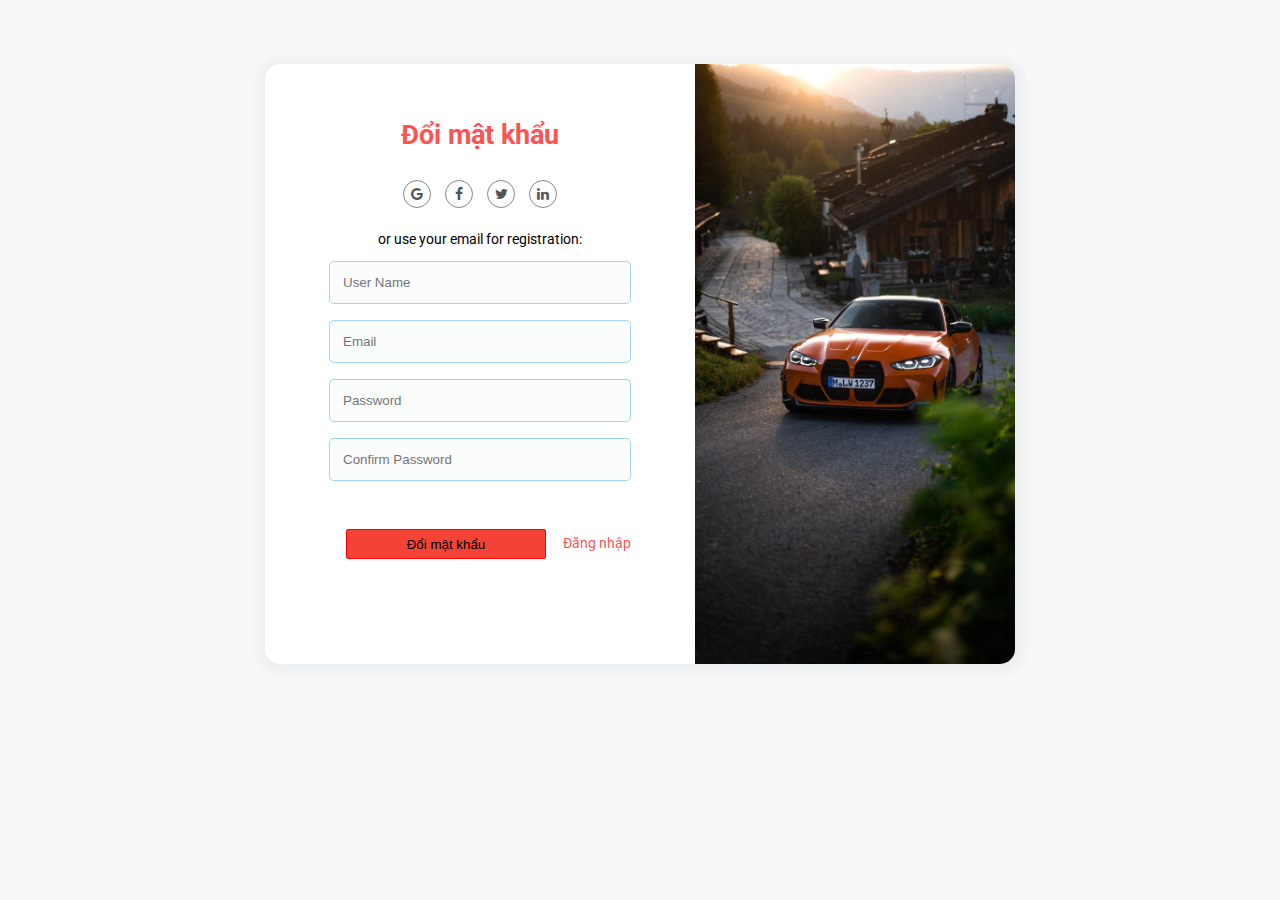
<file: forgot.html>
<!DOCTYPE html>
<html lang="en">
<head>
    <meta charset="UTF-8">
    <meta name="viewport" content="width=device-width, initial-scale=1.0">
    <title>Document</title>
    <link rel="stylesheet" href="./assets/css/login.css">
    <link rel="stylesheet" href="https://cdnjs.cloudflare.com/ajax/libs/font-awesome/4.7.0/css/font-awesome.css" integrity="sha512-5A8nwdMOWrSz20fDsjczgUidUBR8liPYU+WymTZP1lmY9G6Oc7HlZv156XqnsgNUzTyMefFTcsFH/tnJE/+xBg==" crossorigin="anonymous" />
</head>
<body>
    <!-- Form without bootstrap -->
    <div class="auth-wrapper">
        <div class="auth-container">
            <div class="auth-action-left">
                <div class="auth-form-outer">
                    <h2 class="auth-form-title">
                        Đổi mật khẩu
                    </h2>
                    <div class="auth-external-container">
                        <div class="auth-external-list">
                            <ul>
                                <li><a href="#"><i class="fa fa-google"></i></a></li>
                                <li><a href="#"><i class="fa fa-facebook"></i></a></li>
                                <li><a href="#"><i class="fa fa-twitter"></i></a></li>
                                <li><a href="#"><i class="fa fa-linkedin"></i></a></li>
                            </ul>
                        </div>
                        <p class="auth-sgt">or use your email for registration:</p>
                    </div>
                    <form class="login-form">
                        <div class="wapper">
                            <form>
                              <div class="input__field">
                                <input id="username" type="text" placeholder="User Name" />
                              </div>
                      
                              <div class="input__field">
                                <input id="email" type="text" placeholder="Email" />
                              </div>
                              <div class="input__field">
                                <input id="password" type="password" placeholder="Password" />
                              </div>
                              <div class="input__field">
                                <input id="password" type="password" placeholder="Confirm Password" />
                              </div>
                              <div class="footer-action">
                                <button class="btn btn-forgot">Đổi mật khẩu</button>
                                <a href="login.html" class="login-link">Đăng nhập</a>
                              </div>
                            </form>
                          </div>

                    </form>
                </div>
            </div>
            <div class="auth-action-right">
                <div class="auth-image">
                    <img src="./assets/css/img/vector.jpg" alt="login">
                </div>
            </div>
        </div>
    </div>
    <script src="./assets/jvs/forgot.js"></script>
</body>
</html>
</file>
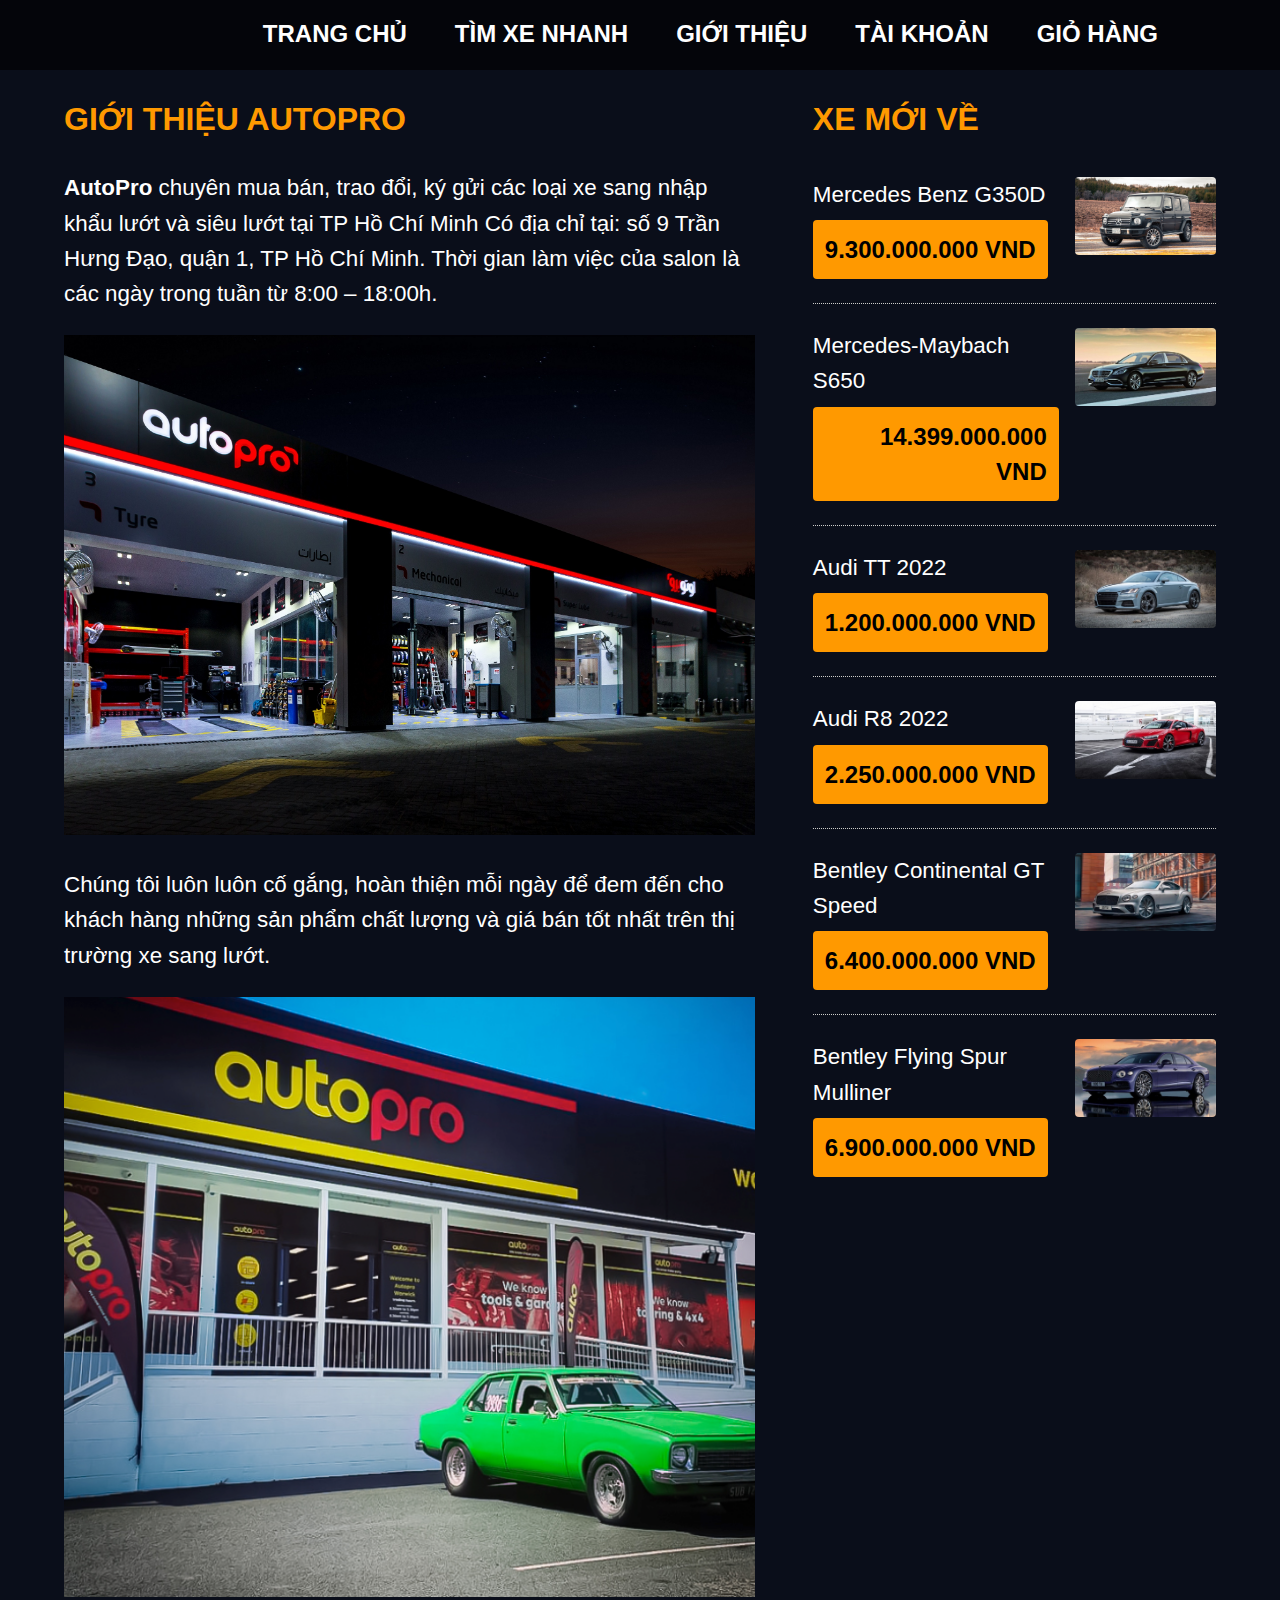
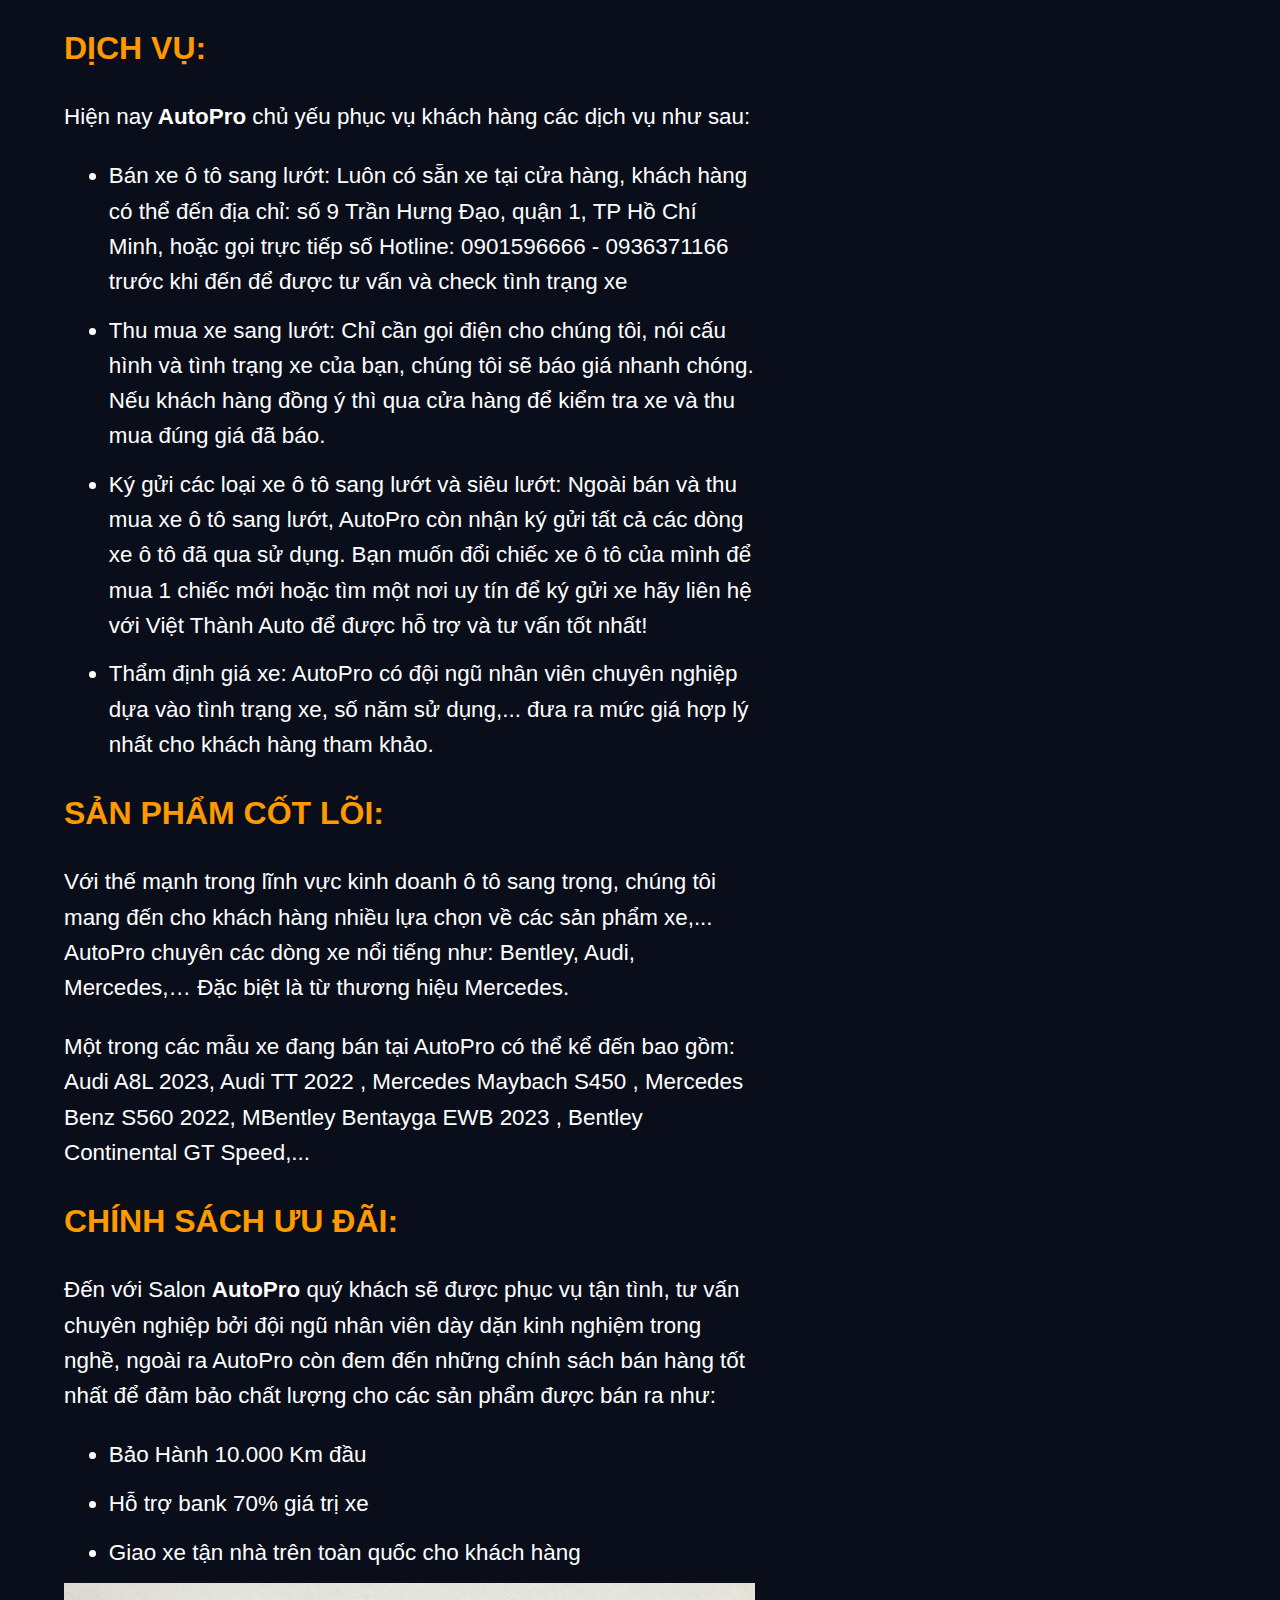
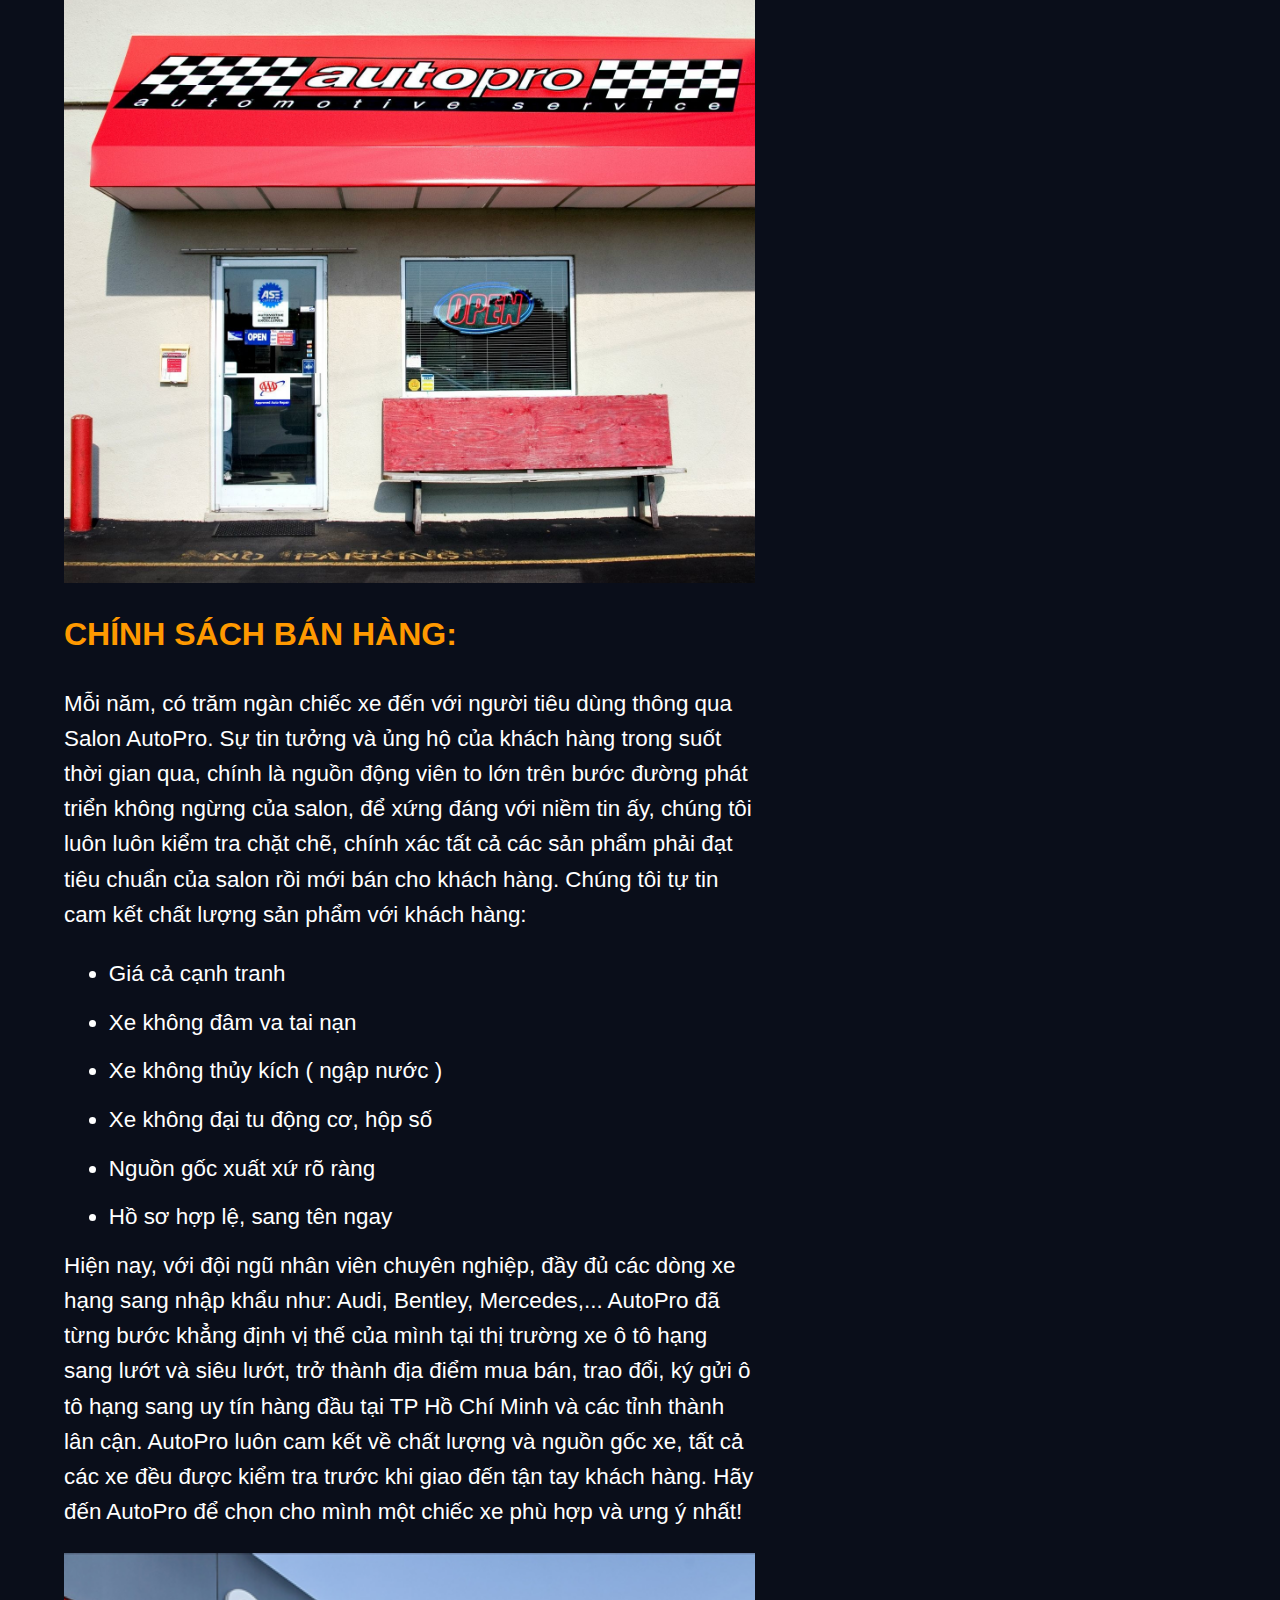
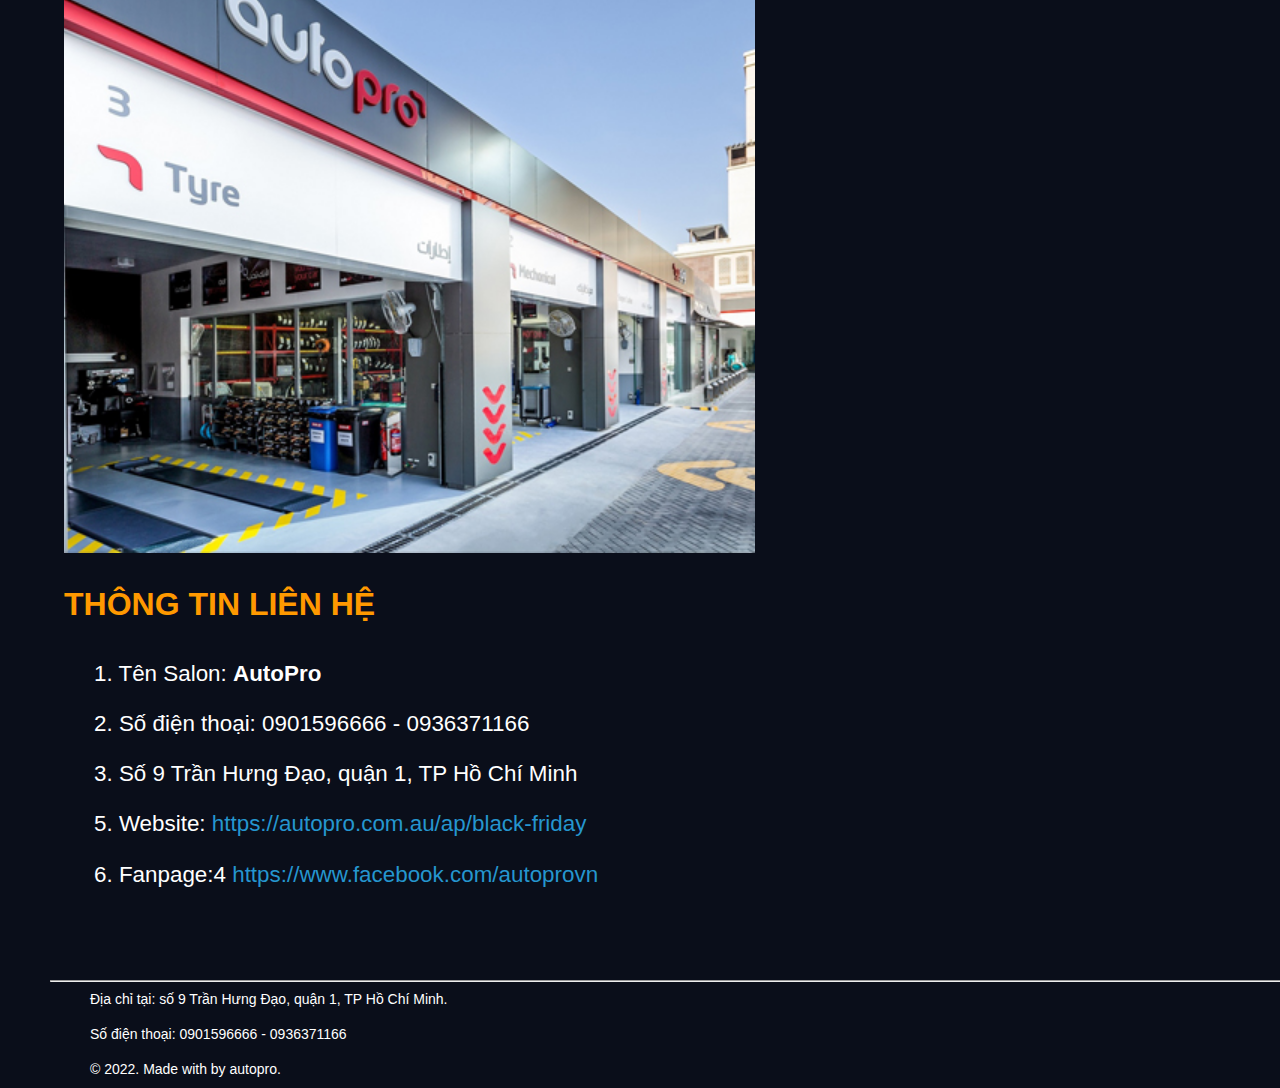
<file: introduce.html>
<!DOCTYPE html>
<html lang="en">
<head>
    <meta charset="UTF-8">
    <meta http-equiv="X-UA-Compatible" content="IE=edge">
    <meta name="viewport" content="width=device-width, initial-scale=1.0">
    <title>Document</title>

    
</head>
<body>
    <html lang="vi"><head>   
        <title>Giới thiệu Auto Pro</title>
        
        <!--Css-->
        <link rel="stylesheet" type="text/css" href="./assets/css/intrucuce_style.css">
    

        </head>
        <body>
        <main>      

        <!--Menu-->
        <div id="vt-banner">
            <!--Menu-->
            <nav>
                <div class="vt-container">
                    <div class="vt-logo">
                    </div>
                    <ul class="vt-menu">
                        <li class="vt-item">
                            <a href="./index.html"  title="Trang chu">trang chủ</a>
                        </li>
                        <li class="vt-item" >
                            <a href="./car.html" title="liên hệ" >tìm xe nhanh</a>
                        </li>
                        <li class="vt-item" >
                            <a href="./introduce.html" title="liên hệ" >giới thiệu</a>
                        </li>
                        <li class="vt-item">
                            <a href="./login.html" title="tin tức">tài khoản</a>
                        </li>
                        <li class="vt-item">
                            <p class="cart-shopping" title="liên hệ">giỏ hàng</p>
                        </li>
                    </ul>
                </div>
            </nav>
        </div>
        <div class="vt-clear-fix"></div>
  
       
        <div class="vt-wrapper vt-container">
            <div class="vt-col-l">
                <h2>Giới thiệu AutoPro</h2>
                <div class="vt-info">
                    <p class="vt-description"><strong>AutoPro</strong>  chuyên mua bán, trao đổi, ký gửi các loại xe sang nhập khẩu lướt và
                        siêu lướt tại TP Hồ Chí Minh Có địa chỉ tại: số 9 Trần Hưng Đạo, quận 1, TP Hồ Chí Minh. Thời gian làm việc của salon là các ngày trong tuần từ 8:00 – 18:00h.
                    </p>
                    <img src="./assets/css/img/brand_2.jpg" style="height:500px ;">
                    <p class="vt-description">
                        Chúng tôi luôn luôn cố gắng, hoàn thiện mỗi ngày để đem đến cho khách hàng những sản phẩm chất lượng và giá bán tốt nhất trên thị trường xe sang lướt.
                    </p>
                    <img src="./assets/css/img/brand_1.png" style="height:600px ;">
        
                    <h2>DỊCH VỤ:</h2>
                    <p>Hiện nay<strong> AutoPro</strong> chủ yếu phục vụ khách hàng các dịch vụ như sau:
                    </p>
                    <ul class="dich-vu-gt">
                        <li>
                            Bán xe ô tô sang lướt: Luôn có sẵn xe tại cửa hàng, khách hàng có thể đến địa chỉ: số 9 Trần Hưng Đạo, quận 1, TP Hồ Chí Minh, hoặc gọi trực tiếp số Hotline: 0901596666 - 0936371166 trước khi đến để được tư vấn và check tình trạng xe
                        </li>
                        <li>
                            Thu mua xe sang lướt: Chỉ cần gọi điện cho chúng tôi, nói cấu hình và tình trạng xe của bạn, chúng tôi sẽ báo giá nhanh chóng.
                            Nếu khách hàng đồng ý thì qua cửa hàng để kiểm tra xe và thu mua đúng giá đã báo.
                        </li>
                        <li>
                            Ký gửi các loại xe ô tô sang lướt và siêu lướt: Ngoài bán và thu mua xe ô tô sang lướt, AutoPro còn nhận ký gửi tất cả các dòng xe ô tô
                            đã qua sử dụng. Bạn muốn đổi chiếc xe ô tô của mình để mua 1 chiếc mới hoặc tìm một nơi uy tín để ký gửi xe hãy liên hệ với Việt Thành Auto để được hỗ trợ và tư vấn tốt nhất!
                        </li>
                        <li>
                            Thẩm định giá xe: AutoPro có đội ngũ nhân viên chuyên nghiệp dựa vào tình trạng xe, số năm sử dụng,... đưa ra mức giá hợp lý nhất
                            cho khách hàng tham khảo.
                        </li>
                    </ul>
                    <h2>SẢN PHẨM CỐT LÕI:</h2>
                    <p>
                        Với thế mạnh trong lĩnh vực kinh doanh ô tô sang trọng, chúng tôi mang đến cho khách hàng nhiều lựa chọn về các sản phẩm xe,...
                        AutoPro chuyên các dòng xe nổi tiếng như: Bentley, Audi, Mercedes,… Đặc biệt là từ thương hiệu Mercedes.
                    </p>
                    <p>
                        Một trong các mẫu xe đang bán tại AutoPro có thể kể đến bao gồm: Audi A8L 2023, Audi TT 2022 , Mercedes Maybach S450 ,
                        Mercedes Benz S560 2022, MBentley Bentayga EWB 2023 , Bentley Continental GT Speed,...
                    </p>
                    <h2>CHÍNH SÁCH ƯU ĐÃi:</h2>
                    <p>
                        Đến với Salon <strong>AutoPro</strong> quý khách sẽ được phục vụ tận tình, tư vấn chuyên nghiệp bởi đội ngũ nhân viên dày dặn kinh nghiệm trong nghề, ngoài ra AutoPro còn đem đến những chính sách bán hàng tốt nhất để đảm bảo chất lượng cho các sản phẩm được bán ra như:
                    </p>
                    <ul class="dich-vu-gt">
                        <li>Bảo Hành 10.000 Km đầu</li>
                        <li>Hỗ trợ bank 70% giá trị xe</li>
                        <li>Giao xe tận nhà trên toàn quốc cho khách hàng</li>
                    </ul>
                    <img src="./assets/css/img/brand_4.jpg" style="height:600px ;">
                    <h2>CHÍNH SÁCH BÁN HÀNG:</h2>
                    <p>
                        Mỗi năm, có trăm ngàn chiếc xe đến với người tiêu dùng thông qua Salon AutoPro. Sự tin tưởng và ủng hộ của khách hàng trong suốt thời gian
                        qua, chính là nguồn động viên to lớn trên bước đường phát triển không ngừng của salon, để xứng đáng với niềm tin ấy, chúng tôi luôn luôn kiểm tra
                        chặt chẽ, chính xác tất cả các sản phẩm phải đạt tiêu chuẩn của salon rồi mới bán cho khách hàng. Chúng tôi tự tin cam kết chất lượng sản phẩm
                        với khách hàng:
                    </p>
                    <ul class="dich-vu-gt">
                        <li>Giá cả cạnh tranh</li>
                        <li>Xe không đâm va tai nạn</li>
                        <li>Xe không thủy kích ( ngập nước )</li>
                        <li>Xe không đại tu động cơ, hộp số</li>
                        <li>Nguồn gốc xuất xứ rõ ràng</li>
                        <li>Hồ sơ hợp lệ, sang tên ngay</li>
                    </ul>
                    <p>
                        Hiện nay, với đội ngũ nhân viên chuyên nghiệp, đầy đủ các dòng xe hạng sang nhập khẩu như: Audi, Bentley, Mercedes,...
                        AutoPro đã từng bước khẳng định vị thế của mình tại thị trường xe ô tô hạng sang lướt và siêu lướt, trở thành địa điểm mua bán, trao đổi,
                        ký gửi ô tô hạng sang uy tín hàng đầu tại TP Hồ Chí Minh và các tỉnh thành lân cận. AutoPro luôn  cam kết về chất lượng và nguồn gốc xe,
                        tất cả các xe đều được kiểm tra trước khi giao đến tận tay khách hàng. Hãy đến AutoPro để chọn cho mình một chiếc xe phù hợp và ưng ý
                        nhất!
                    </p>
                    <img src="./assets/css/img/brand_3.jpg" style="height:600px;">
                    <h2>THÔNG TIN LIÊN HỆ</h2>
                    <p class="vt-text vt-text-info">1. Tên Salon: <strong> AutoPro</strong></p>
                    <p class="vt-text vt-text-info">2. Số điện thoại: 0901596666 - 0936371166</p>
                    <p class="vt-text vt-text-info">3. Số 9 Trần Hưng Đạo, quận 1, TP Hồ Chí Minh</p>
                    <p class="vt-text vt-text-info">5. Website: <a href="https://autopro.com.au/ap/black-friday" target="_blank">https://autopro.com.au/ap/black-friday</a></p>
                    <p class="vt-text vt-text-info">6. Fanpage:4
                        <a href="https://www.facebook.com/autoprovn" target="_blank">https://www.facebook.com/autoprovn</a>
                    </p>
                   
                </div>
            </div>
            <!--xe mới về-->
            
        <div class="vt-col-r">
            <div class="vt-title"  ><h2>xe mới về</h2></div>
            <ul class="vt-new-car">
                        <li class="vt-item">
                    <div class="vt-info-car">
                        <a class="vt-car" href="https://giaxeoto.vn/mercedes-benz-g350d-385.html" title="Mercedes Benz G350">Mercedes Benz G350D
                            </a>
                        <p class="vt-price">9.300.000.000 VND</p>
                    </div>
                    <a href="https://giaxeoto.vn/mercedes-benz-g350d-385.html" title="Mercedes Benz G350" class="vt-img">
                        <img src="./assets/css/img/mer_4.jfif" alt="Mercedes Benz G350">
                    </a>
                </li>
                        <li class="vt-item">
                    <div class="vt-info-car">
                        <a class="vt-car" href="https://giaxeoto.vn/mercedes-s650-maybach-340.html" title="Mercedes-Maybach S650">Mercedes-Maybach S650</a>
                        <p class="vt-price">14.399.000.000 VND</p>
                    </div>
                    <a href="https://giaxeoto.vn/mercedes-s650-maybach-340.html" title="Mercedes-Maybach S650" class="vt-img">
                        <img src="./assets/css/img/mer_1.jpg" alt="Mercedes-Maybach S650">
                    </a>
                </li>
                        <li class="vt-item">
                    <div class="vt-info-car">
                        <a class="vt-car" href="https://giaxeoto.vn/audi-tt-551.html" title="Audi TT 2022">Audi TT 2022</a>
                        <p class="vt-price">1.200.000.000 VND</p>
                    </div>
                    <a href="https://giaxeoto.vn/audi-tt-551.html" title="Audi TT 2022" class="vt-img">
                        <img src="./assets/css/img/audi_1.jpg" alt="Audi TT 2022">
                    </a>
                </li>
                        <li class="vt-item">
                    <div class="vt-info-car">
                        <a class="vt-car" href="https://giaxeoto.vn/audi-r8-2022-878.html" title="Audi R8 2022">Audi R8 2022</a>
                        <p class="vt-price">2.250.000.000 VND</p>
                    </div>
                    <a href="https://giaxeoto.vn/audi-r8-2022-878.html" title="Audi R8 2022" class="vt-img">
                        <img src="./assets/css/img/audi_2.jpg" alt="Audi R8 2022">
                    </a>
                </li>
                        <li class="vt-item">
                    <div class="vt-info-car">
                        <a class="vt-car" href="https://giaxeoto.vn/bentley-continental-gt-speed-747.html" title="Bentley Continental GT Speed">Bentley Continental GT Speed</a>
                        <p class="vt-price">6.400.000.000 VND</p>
                    </div>
                    <a href="https://giaxeoto.vn/bentley-continental-gt-speed-747.html" title="Bentley Continental GT Speed" class="vt-img">
                        <img src="./assets/css/img/ben_1.jpg" alt="Bentley Continental GT Speed">
                    </a>
                </li>
                        <li class="vt-item">
                    <div class="vt-info-car">
                        <a class="vt-car" href="https://giaxeoto.vn/bentley-flying-spur-mulliner-1099.html" title="Bentley Flying Spur Mulliner">Bentley Flying Spur Mulliner</a>
                        <p class="vt-price">6.900.000.000 VND</p>
                    </div>
                    <a href="https://giaxeoto.vn/bentley-flying-spur-mulliner-1099.html" title="Bentley Flying Spur Mulliner" class="vt-img">
                        <img src="./assets/css/img/ben_2.jpg" alt="Bentley Flying Spur Mulliner">
                    </a>
                </li>
                
            </ul>
        </div>
        </div>
        </main>
        <footer class="footer">
            <div class="big">
             <hr style="width:1370px; margin-left: 50px;"> </hr>
                
              
                <p style="padding-left: 90px; font-size: 14px;">
                    Địa chỉ tại: số 9 Trần Hưng Đạo, quận 1, TP Hồ Chí Minh. 
                <br> Số điện thoại: 0901596666 - 0936371166
                <br> © 2022. Made with  by autopro.</p>
        
             </div>

        </footer>
        
        </body></html>
</body>
</html>
</file>
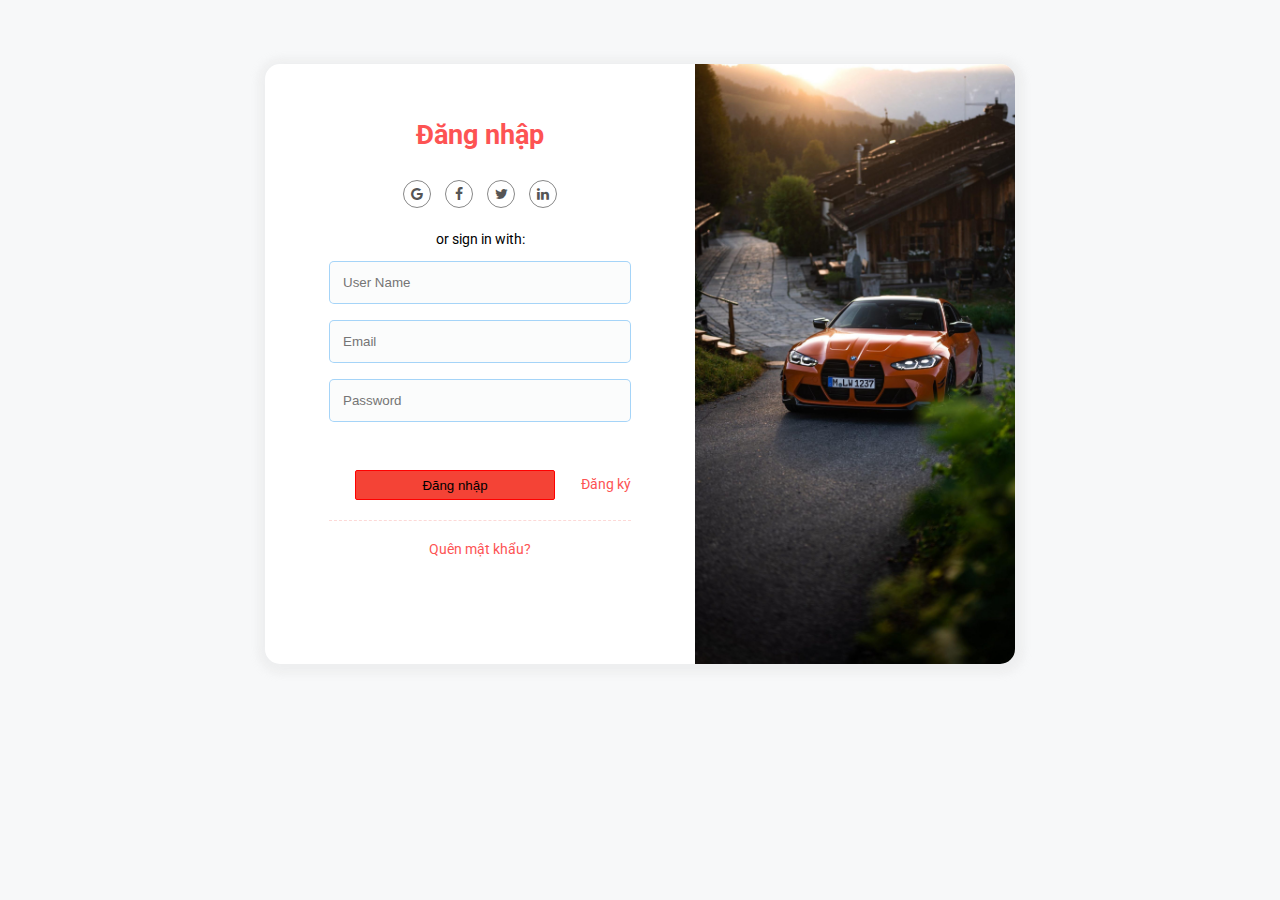
<file: login.html>
<!DOCTYPE html>
<html lang="en">
<head>
    <meta charset="UTF-8">
    <meta name="viewport" content="width=device-width, initial-scale=1.0">
    <title>Document</title>
    <link rel="stylesheet" href="./assets/css/login.css">
    <link rel="stylesheet" href="https://cdnjs.cloudflare.com/ajax/libs/font-awesome/4.7.0/css/font-awesome.css" integrity="sha512-5A8nwdMOWrSz20fDsjczgUidUBR8liPYU+WymTZP1lmY9G6Oc7HlZv156XqnsgNUzTyMefFTcsFH/tnJE/+xBg==" crossorigin="anonymous" />
</head>
<body>
    <!-- Form without bootstrap -->
    <div class="auth-wrapper">
        <div class="auth-container">
            <div class="auth-action-left">
                <div class="auth-form-outer">
                    <h2 class="auth-form-title">
                        Đăng nhập
                    </h2>
                    <div class="auth-external-container">
                        <div class="auth-external-list">
                            <ul>
                                <li><a href="#"><i class="fa fa-google"></i></a></li>
                                <li><a href="#"><i class="fa fa-facebook"></i></a></li>
                                <li><a href="#"><i class="fa fa-twitter"></i></a></li>
                                <li><a href="#"><i class="fa fa-linkedin"></i></a></li>
                            </ul>
                        </div>
                        <p class="auth-sgt">or sign in with:</p>
                    </div>
                    <form class="login-form">
                        <div class="wapper">
                            <form>
                              <div class="input__field">
                                <input id="username" type="text" placeholder="User Name" />
                              </div>
                      
                              <div class="input__field">
                                <input id="email" type="text" placeholder="Email" />
                              </div>
                              <div class="input__field">
                                <input id="password" type="password" placeholder="Password" />
                              </div>
                              <div class="footer-action">
                                <button class="btn btn-login">Đăng nhập</button>
                                <a href="signup.html" class="signup-link">Đăng ký</a>
                              </div>
                            </form>
                          </div>
                        <!-- <div class="footer-action">
                            <input type="submit" value="Sign In" class="auth-submit">
                            <a href="register.html" class="auth-btn-direct signup-link">Sign Up</a>
                        </div> -->
                    </form>
                    <div class="auth-forgot-password">
                        <a href="./forgot.html">Quên mật khẩu?</a>
                    </div>
                </div>
            </div>
            <div class="auth-action-right">
                <div class="auth-image">
                    <img src="./assets/css/img/vector.jpg" alt="login">
                </div>
            </div>
        </div>
    </div>
    <script src="./assets/jvs/login.js"></script>
    
</body>
</html>
</file>
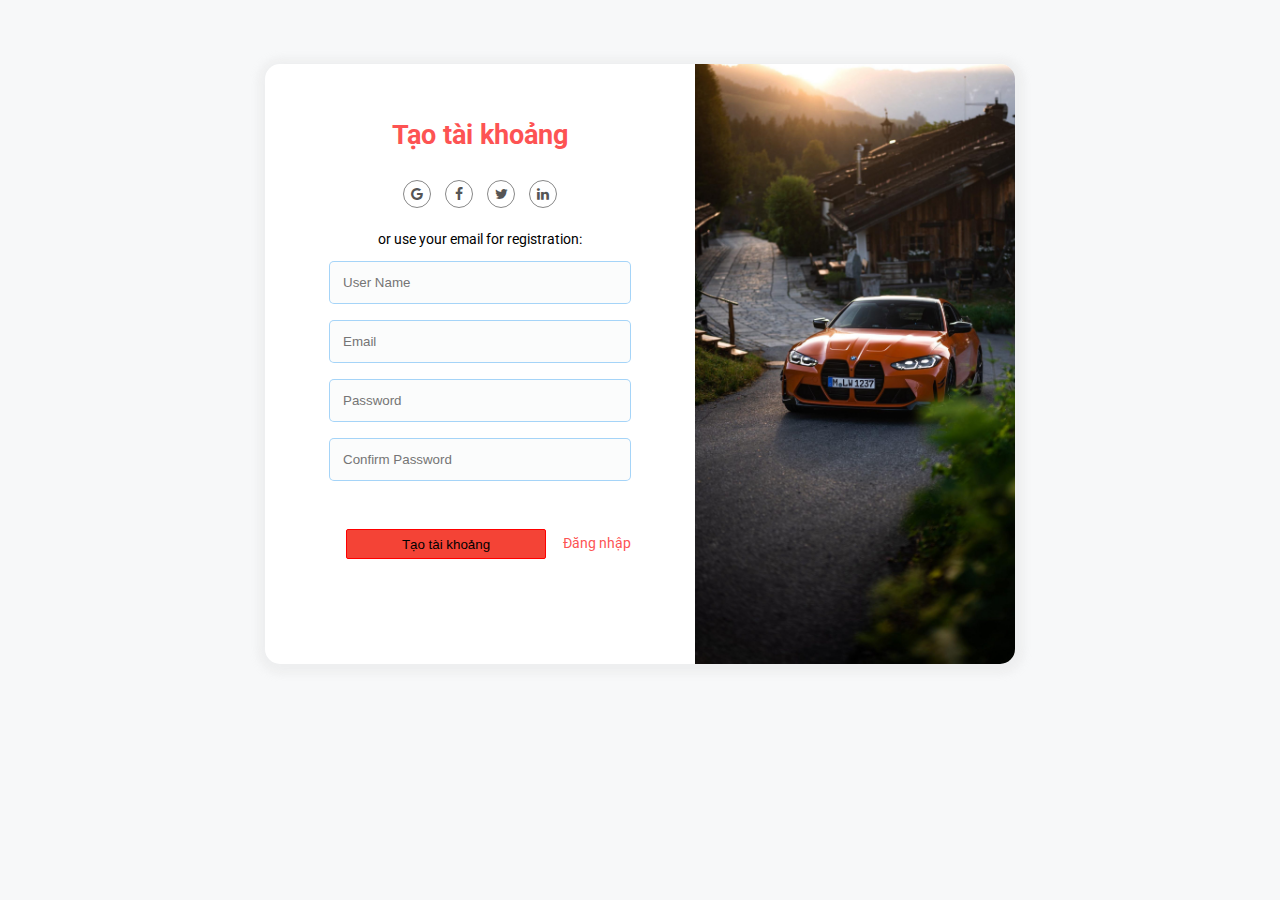
<file: signup.html>
<!DOCTYPE html>
<html lang="en">
<head>
    <meta charset="UTF-8">
    <meta name="viewport" content="width=device-width, initial-scale=1.0">
    <title>Document</title>
    <link rel="stylesheet" href="./assets/css/login.css">
    <link rel="stylesheet" href="https://cdnjs.cloudflare.com/ajax/libs/font-awesome/4.7.0/css/font-awesome.css" integrity="sha512-5A8nwdMOWrSz20fDsjczgUidUBR8liPYU+WymTZP1lmY9G6Oc7HlZv156XqnsgNUzTyMefFTcsFH/tnJE/+xBg==" crossorigin="anonymous" />
</head>
<body>
    <!-- Form without bootstrap -->
    <div class="auth-wrapper">
        <div class="auth-container">
            <div class="auth-action-left">
                <div class="auth-form-outer">
                    <h2 class="auth-form-title">
                        Tạo tài khoảng
                    </h2>
                    <div class="auth-external-container">
                        <div class="auth-external-list">
                            <ul>
                                <li><a href="#"><i class="fa fa-google"></i></a></li>
                                <li><a href="#"><i class="fa fa-facebook"></i></a></li>
                                <li><a href="#"><i class="fa fa-twitter"></i></a></li>
                                <li><a href="#"><i class="fa fa-linkedin"></i></a></li>
                            </ul>
                        </div>
                        <p class="auth-sgt">or use your email for registration:</p>
                    </div>
                    <form class="login-form">
                        <div class="wapper">
                            <form>
                              <div class="input__field">
                                <input id="username" type="text" placeholder="User Name" />
                              </div>
                      
                              <div class="input__field">
                                <input id="email" type="text" placeholder="Email" />
                              </div>
                              <div class="input__field">
                                <input id="password" type="password" placeholder="Password" />
                              </div>
                              <div class="input__field">
                                <input id="password" type="password" placeholder="Confirm Password" />
                              </div>
                              <div class="footer-action">
                                <button class="btn btn-signup">Tạo tài khoảng</button>
                                <a href="login.html" class="login-link">Đăng nhập</a>
                              </div>
                            </form>
                          </div>

                    </form>
                </div>
            </div>
            <div class="auth-action-right">
                <div class="auth-image">
                    <img src="./assets/css/img/vector.jpg" alt="login">
                </div>
            </div>
        </div>
    </div>
    <script src="./assets/jvs/signup.js"></script>
</body>
</html>
</file>
<file: assets/font/themify-icons/demo-files/demo.css>
body {
	font: normal 1em/1.5em Arial, Helvetica, sans-serif;
	max-width: 90%;
	margin: 30px auto 0;
}
h1, h3 {
	font-weight: normal;
}
h3 {
	font-size: 1.4;
	text-transform: uppercase;
	letter-spacing: 1px;
}

.icon-section {
	margin: 0 0 3em;
	clear: both;
	overflow: hidden;
}
.icon-container {
	width: 240px; 
	padding: .7em 0;
	float: left; 
	position: relative;
	text-align: left;
}
.icon-container [class^="ti-"], 
.icon-container [class*=" ti-"] {
	color: #000;
	position: absolute;
	margin-top: 3px;
	transition: .3s;
}
.icon-container:hover [class^="ti-"],
.icon-container:hover [class*=" ti-"] {
	font-size: 2.2em;
	margin-top: -5px;
}
.icon-container:hover .icon-name {
	color: #000;
}
.icon-name {
	color: #aaa;
	margin-left: 35px;
	font-size: .8em;
	transition: .3s;
}
.icon-container:hover .icon-name {
	margin-left: 45px;
}
</file>
<file: assets/font/themify-icons/themify-icons.css>
@font-face {
	font-family: 'themify';
	src:url('fonts/themify.eot?-fvbane');
	src:url('fonts/themify.eot?#iefix-fvbane') format('embedded-opentype'),
		url('fonts/themify.woff?-fvbane') format('woff'),
		url('fonts/themify.ttf?-fvbane') format('truetype'),
		url('fonts/themify.svg?-fvbane#themify') format('svg');
	font-weight: normal;
	font-style: normal;
}

[class^="ti-"], [class*=" ti-"] {
	font-family: 'themify';
	speak: none;
	font-style: normal;
	font-weight: normal;
	font-variant: normal;
	text-transform: none;
	line-height: 1;

	/* Better Font Rendering =========== */
	-webkit-font-smoothing: antialiased;
	-moz-osx-font-smoothing: grayscale;
}

.ti-wand:before {
	content: "\e600";
}
.ti-volume:before {
	content: "\e601";
}
.ti-user:before {
	content: "\e602";
}
.ti-unlock:before {
	content: "\e603";
}
.ti-unlink:before {
	content: "\e604";
}
.ti-trash:before {
	content: "\e605";
}
.ti-thought:before {
	content: "\e606";
}
.ti-target:before {
	content: "\e607";
}
.ti-tag:before {
	content: "\e608";
}
.ti-tablet:before {
	content: "\e609";
}
.ti-star:before {
	content: "\e60a";
}
.ti-spray:before {
	content: "\e60b";
}
.ti-signal:before {
	content: "\e60c";
}
.ti-shopping-cart:before {
	content: "\e60d";
}
.ti-shopping-cart-full:before {
	content: "\e60e";
}
.ti-settings:before {
	content: "\e60f";
}
.ti-search:before {
	content: "\e610";
}
.ti-zoom-in:before {
	content: "\e611";
}
.ti-zoom-out:before {
	content: "\e612";
}
.ti-cut:before {
	content: "\e613";
}
.ti-ruler:before {
	content: "\e614";
}
.ti-ruler-pencil:before {
	content: "\e615";
}
.ti-ruler-alt:before {
	content: "\e616";
}
.ti-bookmark:before {
	content: "\e617";
}
.ti-bookmark-alt:before {
	content: "\e618";
}
.ti-reload:before {
	content: "\e619";
}
.ti-plus:before {
	content: "\e61a";
}
.ti-pin:before {
	content: "\e61b";
}
.ti-pencil:before {
	content: "\e61c";
}
.ti-pencil-alt:before {
	content: "\e61d";
}
.ti-paint-roller:before {
	content: "\e61e";
}
.ti-paint-bucket:before {
	content: "\e61f";
}
.ti-na:before {
	content: "\e620";
}
.ti-mobile:before {
	content: "\e621";
}
.ti-minus:before {
	content: "\e622";
}
.ti-medall:before {
	content: "\e623";
}
.ti-medall-alt:before {
	content: "\e624";
}
.ti-marker:before {
	content: "\e625";
}
.ti-marker-alt:before {
	content: "\e626";
}
.ti-arrow-up:before {
	content: "\e627";
}
.ti-arrow-right:before {
	content: "\e628";
}
.ti-arrow-left:before {
	content: "\e629";
}
.ti-arrow-down:before {
	content: "\e62a";
}
.ti-lock:before {
	content: "\e62b";
}
.ti-location-arrow:before {
	content: "\e62c";
}
.ti-link:before {
	content: "\e62d";
}
.ti-layout:before {
	content: "\e62e";
}
.ti-layers:before {
	content: "\e62f";
}
.ti-layers-alt:before {
	content: "\e630";
}
.ti-key:before {
	content: "\e631";
}
.ti-import:before {
	content: "\e632";
}
.ti-image:before {
	content: "\e633";
}
.ti-heart:before {
	content: "\e634";
}
.ti-heart-broken:before {
	content: "\e635";
}
.ti-hand-stop:before {
	content: "\e636";
}
.ti-hand-open:before {
	content: "\e637";
}
.ti-hand-drag:before {
	content: "\e638";
}
.ti-folder:before {
	content: "\e639";
}
.ti-flag:before {
	content: "\e63a";
}
.ti-flag-alt:before {
	content: "\e63b";
}
.ti-flag-alt-2:before {
	content: "\e63c";
}
.ti-eye:before {
	content: "\e63d";
}
.ti-export:before {
	content: "\e63e";
}
.ti-exchange-vertical:before {
	content: "\e63f";
}
.ti-desktop:before {
	content: "\e640";
}
.ti-cup:before {
	content: "\e641";
}
.ti-crown:before {
	content: "\e642";
}
.ti-comments:before {
	content: "\e643";
}
.ti-comment:before {
	content: "\e644";
}
.ti-comment-alt:before {
	content: "\e645";
}
.ti-close:before {
	content: "\e646";
}
.ti-clip:before {
	content: "\e647";
}
.ti-angle-up:before {
	content: "\e648";
}
.ti-angle-right:before {
	content: "\e649";
}
.ti-angle-left:before {
	content: "\e64a";
}
.ti-angle-down:before {
	content: "\e64b";
}
.ti-check:before {
	content: "\e64c";
}
.ti-check-box:before {
	content: "\e64d";
}
.ti-camera:before {
	content: "\e64e";
}
.ti-announcement:before {
	content: "\e64f";
}
.ti-brush:before {
	content: "\e650";
}
.ti-briefcase:before {
	content: "\e651";
}
.ti-bolt:before {
	content: "\e652";
}
.ti-bolt-alt:before {
	content: "\e653";
}
.ti-blackboard:before {
	content: "\e654";
}
.ti-bag:before {
	content: "\e655";
}
.ti-move:before {
	content: "\e656";
}
.ti-arrows-vertical:before {
	content: "\e657";
}
.ti-arrows-horizontal:before {
	content: "\e658";
}
.ti-fullscreen:before {
	content: "\e659";
}
.ti-arrow-top-right:before {
	content: "\e65a";
}
.ti-arrow-top-left:before {
	content: "\e65b";
}
.ti-arrow-circle-up:before {
	content: "\e65c";
}
.ti-arrow-circle-right:before {
	content: "\e65d";
}
.ti-arrow-circle-left:before {
	content: "\e65e";
}
.ti-arrow-circle-down:before {
	content: "\e65f";
}
.ti-angle-double-up:before {
	content: "\e660";
}
.ti-angle-double-right:before {
	content: "\e661";
}
.ti-angle-double-left:before {
	content: "\e662";
}
.ti-angle-double-down:before {
	content: "\e663";
}
.ti-zip:before {
	content: "\e664";
}
.ti-world:before {
	content: "\e665";
}
.ti-wheelchair:before {
	content: "\e666";
}
.ti-view-list:before {
	content: "\e667";
}
.ti-view-list-alt:before {
	content: "\e668";
}
.ti-view-grid:before {
	content: "\e669";
}
.ti-uppercase:before {
	content: "\e66a";
}
.ti-upload:before {
	content: "\e66b";
}
.ti-underline:before {
	content: "\e66c";
}
.ti-truck:before {
	content: "\e66d";
}
.ti-timer:before {
	content: "\e66e";
}
.ti-ticket:before {
	content: "\e66f";
}
.ti-thumb-up:before {
	content: "\e670";
}
.ti-thumb-down:before {
	content: "\e671";
}
.ti-text:before {
	content: "\e672";
}
.ti-stats-up:before {
	content: "\e673";
}
.ti-stats-down:before {
	content: "\e674";
}
.ti-split-v:before {
	content: "\e675";
}
.ti-split-h:before {
	content: "\e676";
}
.ti-smallcap:before {
	content: "\e677";
}
.ti-shine:before {
	content: "\e678";
}
.ti-shift-right:before {
	content: "\e679";
}
.ti-shift-left:before {
	content: "\e67a";
}
.ti-shield:before {
	content: "\e67b";
}
.ti-notepad:before {
	content: "\e67c";
}
.ti-server:before {
	content: "\e67d";
}
.ti-quote-right:before {
	content: "\e67e";
}
.ti-quote-left:before {
	content: "\e67f";
}
.ti-pulse:before {
	content: "\e680";
}
.ti-printer:before {
	content: "\e681";
}
.ti-power-off:before {
	content: "\e682";
}
.ti-plug:before {
	content: "\e683";
}
.ti-pie-chart:before {
	content: "\e684";
}
.ti-paragraph:before {
	content: "\e685";
}
.ti-panel:before {
	content: "\e686";
}
.ti-package:before {
	content: "\e687";
}
.ti-music:before {
	content: "\e688";
}
.ti-music-alt:before {
	content: "\e689";
}
.ti-mouse:before {
	content: "\e68a";
}
.ti-mouse-alt:before {
	content: "\e68b";
}
.ti-money:before {
	content: "\e68c";
}
.ti-microphone:before {
	content: "\e68d";
}
.ti-menu:before {
	content: "\e68e";
}
.ti-menu-alt:before {
	content: "\e68f";
}
.ti-map:before {
	content: "\e690";
}
.ti-map-alt:before {
	content: "\e691";
}
.ti-loop:before {
	content: "\e692";
}
.ti-location-pin:before {
	content: "\e693";
}
.ti-list:before {
	content: "\e694";
}
.ti-light-bulb:before {
	content: "\e695";
}
.ti-Italic:before {
	content: "\e696";
}
.ti-info:before {
	content: "\e697";
}
.ti-infinite:before {
	content: "\e698";
}
.ti-id-badge:before {
	content: "\e699";
}
.ti-hummer:before {
	content: "\e69a";
}
.ti-home:before {
	content: "\e69b";
}
.ti-help:before {
	content: "\e69c";
}
.ti-headphone:before {
	content: "\e69d";
}
.ti-harddrives:before {
	content: "\e69e";
}
.ti-harddrive:before {
	content: "\e69f";
}
.ti-gift:before {
	content: "\e6a0";
}
.ti-game:before {
	content: "\e6a1";
}
.ti-filter:before {
	content: "\e6a2";
}
.ti-files:before {
	content: "\e6a3";
}
.ti-file:before {
	content: "\e6a4";
}
.ti-eraser:before {
	content: "\e6a5";
}
.ti-envelope:before {
	content: "\e6a6";
}
.ti-download:before {
	content: "\e6a7";
}
.ti-direction:before {
	content: "\e6a8";
}
.ti-direction-alt:before {
	content: "\e6a9";
}
.ti-dashboard:before {
	content: "\e6aa";
}
.ti-control-stop:before {
	content: "\e6ab";
}
.ti-control-shuffle:before {
	content: "\e6ac";
}
.ti-control-play:before {
	content: "\e6ad";
}
.ti-control-pause:before {
	content: "\e6ae";
}
.ti-control-forward:before {
	content: "\e6af";
}
.ti-control-backward:before {
	content: "\e6b0";
}
.ti-cloud:before {
	content: "\e6b1";
}
.ti-cloud-up:before {
	content: "\e6b2";
}
.ti-cloud-down:before {
	content: "\e6b3";
}
.ti-clipboard:before {
	content: "\e6b4";
}
.ti-car:before {
	content: "\e6b5";
}
.ti-calendar:before {
	content: "\e6b6";
}
.ti-book:before {
	content: "\e6b7";
}
.ti-bell:before {
	content: "\e6b8";
}
.ti-basketball:before {
	content: "\e6b9";
}
.ti-bar-chart:before {
	content: "\e6ba";
}
.ti-bar-chart-alt:before {
	content: "\e6bb";
}
.ti-back-right:before {
	content: "\e6bc";
}
.ti-back-left:before {
	content: "\e6bd";
}
.ti-arrows-corner:before {
	content: "\e6be";
}
.ti-archive:before {
	content: "\e6bf";
}
.ti-anchor:before {
	content: "\e6c0";
}
.ti-align-right:before {
	content: "\e6c1";
}
.ti-align-left:before {
	content: "\e6c2";
}
.ti-align-justify:before {
	content: "\e6c3";
}
.ti-align-center:before {
	content: "\e6c4";
}
.ti-alert:before {
	content: "\e6c5";
}
.ti-alarm-clock:before {
	content: "\e6c6";
}
.ti-agenda:before {
	content: "\e6c7";
}
.ti-write:before {
	content: "\e6c8";
}
.ti-window:before {
	content: "\e6c9";
}
.ti-widgetized:before {
	content: "\e6ca";
}
.ti-widget:before {
	content: "\e6cb";
}
.ti-widget-alt:before {
	content: "\e6cc";
}
.ti-wallet:before {
	content: "\e6cd";
}
.ti-video-clapper:before {
	content: "\e6ce";
}
.ti-video-camera:before {
	content: "\e6cf";
}
.ti-vector:before {
	content: "\e6d0";
}
.ti-themify-logo:before {
	content: "\e6d1";
}
.ti-themify-favicon:before {
	content: "\e6d2";
}
.ti-themify-favicon-alt:before {
	content: "\e6d3";
}
.ti-support:before {
	content: "\e6d4";
}
.ti-stamp:before {
	content: "\e6d5";
}
.ti-split-v-alt:before {
	content: "\e6d6";
}
.ti-slice:before {
	content: "\e6d7";
}
.ti-shortcode:before {
	content: "\e6d8";
}
.ti-shift-right-alt:before {
	content: "\e6d9";
}
.ti-shift-left-alt:before {
	content: "\e6da";
}
.ti-ruler-alt-2:before {
	content: "\e6db";
}
.ti-receipt:before {
	content: "\e6dc";
}
.ti-pin2:before {
	content: "\e6dd";
}
.ti-pin-alt:before {
	content: "\e6de";
}
.ti-pencil-alt2:before {
	content: "\e6df";
}
.ti-palette:before {
	content: "\e6e0";
}
.ti-more:before {
	content: "\e6e1";
}
.ti-more-alt:before {
	content: "\e6e2";
}
.ti-microphone-alt:before {
	content: "\e6e3";
}
.ti-magnet:before {
	content: "\e6e4";
}
.ti-line-double:before {
	content: "\e6e5";
}
.ti-line-dotted:before {
	content: "\e6e6";
}
.ti-line-dashed:before {
	content: "\e6e7";
}
.ti-layout-width-full:before {
	content: "\e6e8";
}
.ti-layout-width-default:before {
	content: "\e6e9";
}
.ti-layout-width-default-alt:before {
	content: "\e6ea";
}
.ti-layout-tab:before {
	content: "\e6eb";
}
.ti-layout-tab-window:before {
	content: "\e6ec";
}
.ti-layout-tab-v:before {
	content: "\e6ed";
}
.ti-layout-tab-min:before {
	content: "\e6ee";
}
.ti-layout-slider:before {
	content: "\e6ef";
}
.ti-layout-slider-alt:before {
	content: "\e6f0";
}
.ti-layout-sidebar-right:before {
	content: "\e6f1";
}
.ti-layout-sidebar-none:before {
	content: "\e6f2";
}
.ti-layout-sidebar-left:before {
	content: "\e6f3";
}
.ti-layout-placeholder:before {
	content: "\e6f4";
}
.ti-layout-menu:before {
	content: "\e6f5";
}
.ti-layout-menu-v:before {
	content: "\e6f6";
}
.ti-layout-menu-separated:before {
	content: "\e6f7";
}
.ti-layout-menu-full:before {
	content: "\e6f8";
}
.ti-layout-media-right-alt:before {
	content: "\e6f9";
}
.ti-layout-media-right:before {
	content: "\e6fa";
}
.ti-layout-media-overlay:before {
	content: "\e6fb";
}
.ti-layout-media-overlay-alt:before {
	content: "\e6fc";
}
.ti-layout-media-overlay-alt-2:before {
	content: "\e6fd";
}
.ti-layout-media-left-alt:before {
	content: "\e6fe";
}
.ti-layout-media-left:before {
	content: "\e6ff";
}
.ti-layout-media-center-alt:before {
	content: "\e700";
}
.ti-layout-media-center:before {
	content: "\e701";
}
.ti-layout-list-thumb:before {
	content: "\e702";
}
.ti-layout-list-thumb-alt:before {
	content: "\e703";
}
.ti-layout-list-post:before {
	content: "\e704";
}
.ti-layout-list-large-image:before {
	content: "\e705";
}
.ti-layout-line-solid:before {
	content: "\e706";
}
.ti-layout-grid4:before {
	content: "\e707";
}
.ti-layout-grid3:before {
	content: "\e708";
}
.ti-layout-grid2:before {
	content: "\e709";
}
.ti-layout-grid2-thumb:before {
	content: "\e70a";
}
.ti-layout-cta-right:before {
	content: "\e70b";
}
.ti-layout-cta-left:before {
	content: "\e70c";
}
.ti-layout-cta-center:before {
	content: "\e70d";
}
.ti-layout-cta-btn-right:before {
	content: "\e70e";
}
.ti-layout-cta-btn-left:before {
	content: "\e70f";
}
.ti-layout-column4:before {
	content: "\e710";
}
.ti-layout-column3:before {
	content: "\e711";
}
.ti-layout-column2:before {
	content: "\e712";
}
.ti-layout-accordion-separated:before {
	content: "\e713";
}
.ti-layout-accordion-merged:before {
	content: "\e714";
}
.ti-layout-accordion-list:before {
	content: "\e715";
}
.ti-ink-pen:before {
	content: "\e716";
}
.ti-info-alt:before {
	content: "\e717";
}
.ti-help-alt:before {
	content: "\e718";
}
.ti-headphone-alt:before {
	content: "\e719";
}
.ti-hand-point-up:before {
	content: "\e71a";
}
.ti-hand-point-right:before {
	content: "\e71b";
}
.ti-hand-point-left:before {
	content: "\e71c";
}
.ti-hand-point-down:before {
	content: "\e71d";
}
.ti-gallery:before {
	content: "\e71e";
}
.ti-face-smile:before {
	content: "\e71f";
}
.ti-face-sad:before {
	content: "\e720";
}
.ti-credit-card:before {
	content: "\e721";
}
.ti-control-skip-forward:before {
	content: "\e722";
}
.ti-control-skip-backward:before {
	content: "\e723";
}
.ti-control-record:before {
	content: "\e724";
}
.ti-control-eject:before {
	content: "\e725";
}
.ti-comments-smiley:before {
	content: "\e726";
}
.ti-brush-alt:before {
	content: "\e727";
}
.ti-youtube:before {
	content: "\e728";
}
.ti-vimeo:before {
	content: "\e729";
}
.ti-twitter:before {
	content: "\e72a";
}
.ti-time:before {
	content: "\e72b";
}
.ti-tumblr:before {
	content: "\e72c";
}
.ti-skype:before {
	content: "\e72d";
}
.ti-share:before {
	content: "\e72e";
}
.ti-share-alt:before {
	content: "\e72f";
}
.ti-rocket:before {
	content: "\e730";
}
.ti-pinterest:before {
	content: "\e731";
}
.ti-new-window:before {
	content: "\e732";
}
.ti-microsoft:before {
	content: "\e733";
}
.ti-list-ol:before {
	content: "\e734";
}
.ti-linkedin:before {
	content: "\e735";
}
.ti-layout-sidebar-2:before {
	content: "\e736";
}
.ti-layout-grid4-alt:before {
	content: "\e737";
}
.ti-layout-grid3-alt:before {
	content: "\e738";
}
.ti-layout-grid2-alt:before {
	content: "\e739";
}
.ti-layout-column4-alt:before {
	content: "\e73a";
}
.ti-layout-column3-alt:before {
	content: "\e73b";
}
.ti-layout-column2-alt:before {
	content: "\e73c";
}
.ti-instagram:before {
	content: "\e73d";
}
.ti-google:before {
	content: "\e73e";
}
.ti-github:before {
	content: "\e73f";
}
.ti-flickr:before {
	content: "\e740";
}
.ti-facebook:before {
	content: "\e741";
}
.ti-dropbox:before {
	content: "\e742";
}
.ti-dribbble:before {
	content: "\e743";
}
.ti-apple:before {
	content: "\e744";
}
.ti-android:before {
	content: "\e745";
}
.ti-save:before {
	content: "\e746";
}
.ti-save-alt:before {
	content: "\e747";
}
.ti-yahoo:before {
	content: "\e748";
}
.ti-wordpress:before {
	content: "\e749";
}
.ti-vimeo-alt:before {
	content: "\e74a";
}
.ti-twitter-alt:before {
	content: "\e74b";
}
.ti-tumblr-alt:before {
	content: "\e74c";
}
.ti-trello:before {
	content: "\e74d";
}
.ti-stack-overflow:before {
	content: "\e74e";
}
.ti-soundcloud:before {
	content: "\e74f";
}
.ti-sharethis:before {
	content: "\e750";
}
.ti-sharethis-alt:before {
	content: "\e751";
}
.ti-reddit:before {
	content: "\e752";
}
.ti-pinterest-alt:before {
	content: "\e753";
}
.ti-microsoft-alt:before {
	content: "\e754";
}
.ti-linux:before {
	content: "\e755";
}
.ti-jsfiddle:before {
	content: "\e756";
}
.ti-joomla:before {
	content: "\e757";
}
.ti-html5:before {
	content: "\e758";
}
.ti-flickr-alt:before {
	content: "\e759";
}
.ti-email:before {
	content: "\e75a";
}
.ti-drupal:before {
	content: "\e75b";
}
.ti-dropbox-alt:before {
	content: "\e75c";
}
.ti-css3:before {
	content: "\e75d";
}
.ti-rss:before {
	content: "\e75e";
}
.ti-rss-alt:before {
	content: "\e75f";
}
</file>
<file: assets/font/themify-icons/ie7/ie7.css>
.ti-wand {
	*zoom: expression(this.runtimeStyle['zoom'] = '1', this.innerHTML = '&#xe600;');
}
.ti-volume {
	*zoom: expression(this.runtimeStyle['zoom'] = '1', this.innerHTML = '&#xe601;');
}
.ti-user {
	*zoom: expression(this.runtimeStyle['zoom'] = '1', this.innerHTML = '&#xe602;');
}
.ti-unlock {
	*zoom: expression(this.runtimeStyle['zoom'] = '1', this.innerHTML = '&#xe603;');
}
.ti-unlink {
	*zoom: expression(this.runtimeStyle['zoom'] = '1', this.innerHTML = '&#xe604;');
}
.ti-trash {
	*zoom: expression(this.runtimeStyle['zoom'] = '1', this.innerHTML = '&#xe605;');
}
.ti-thought {
	*zoom: expression(this.runtimeStyle['zoom'] = '1', this.innerHTML = '&#xe606;');
}
.ti-target {
	*zoom: expression(this.runtimeStyle['zoom'] = '1', this.innerHTML = '&#xe607;');
}
.ti-tag {
	*zoom: expression(this.runtimeStyle['zoom'] = '1', this.innerHTML = '&#xe608;');
}
.ti-tablet {
	*zoom: expression(this.runtimeStyle['zoom'] = '1', this.innerHTML = '&#xe609;');
}
.ti-star {
	*zoom: expression(this.runtimeStyle['zoom'] = '1', this.innerHTML = '&#xe60a;');
}
.ti-spray {
	*zoom: expression(this.runtimeStyle['zoom'] = '1', this.innerHTML = '&#xe60b;');
}
.ti-signal {
	*zoom: expression(this.runtimeStyle['zoom'] = '1', this.innerHTML = '&#xe60c;');
}
.ti-shopping-cart {
	*zoom: expression(this.runtimeStyle['zoom'] = '1', this.innerHTML = '&#xe60d;');
}
.ti-shopping-cart-full {
	*zoom: expression(this.runtimeStyle['zoom'] = '1', this.innerHTML = '&#xe60e;');
}
.ti-settings {
	*zoom: expression(this.runtimeStyle['zoom'] = '1', this.innerHTML = '&#xe60f;');
}
.ti-search {
	*zoom: expression(this.runtimeStyle['zoom'] = '1', this.innerHTML = '&#xe610;');
}
.ti-zoom-in {
	*zoom: expression(this.runtimeStyle['zoom'] = '1', this.innerHTML = '&#xe611;');
}
.ti-zoom-out {
	*zoom: expression(this.runtimeStyle['zoom'] = '1', this.innerHTML = '&#xe612;');
}
.ti-cut {
	*zoom: expression(this.runtimeStyle['zoom'] = '1', this.innerHTML = '&#xe613;');
}
.ti-ruler {
	*zoom: expression(this.runtimeStyle['zoom'] = '1', this.innerHTML = '&#xe614;');
}
.ti-ruler-pencil {
	*zoom: expression(this.runtimeStyle['zoom'] = '1', this.innerHTML = '&#xe615;');
}
.ti-ruler-alt {
	*zoom: expression(this.runtimeStyle['zoom'] = '1', this.innerHTML = '&#xe616;');
}
.ti-bookmark {
	*zoom: expression(this.runtimeStyle['zoom'] = '1', this.innerHTML = '&#xe617;');
}
.ti-bookmark-alt {
	*zoom: expression(this.runtimeStyle['zoom'] = '1', this.innerHTML = '&#xe618;');
}
.ti-reload {
	*zoom: expression(this.runtimeStyle['zoom'] = '1', this.innerHTML = '&#xe619;');
}
.ti-plus {
	*zoom: expression(this.runtimeStyle['zoom'] = '1', this.innerHTML = '&#xe61a;');
}
.ti-pin {
	*zoom: expression(this.runtimeStyle['zoom'] = '1', this.innerHTML = '&#xe61b;');
}
.ti-pencil {
	*zoom: expression(this.runtimeStyle['zoom'] = '1', this.innerHTML = '&#xe61c;');
}
.ti-pencil-alt {
	*zoom: expression(this.runtimeStyle['zoom'] = '1', this.innerHTML = '&#xe61d;');
}
.ti-paint-roller {
	*zoom: expression(this.runtimeStyle['zoom'] = '1', this.innerHTML = '&#xe61e;');
}
.ti-paint-bucket {
	*zoom: expression(this.runtimeStyle['zoom'] = '1', this.innerHTML = '&#xe61f;');
}
.ti-na {
	*zoom: expression(this.runtimeStyle['zoom'] = '1', this.innerHTML = '&#xe620;');
}
.ti-mobile {
	*zoom: expression(this.runtimeStyle['zoom'] = '1', this.innerHTML = '&#xe621;');
}
.ti-minus {
	*zoom: expression(this.runtimeStyle['zoom'] = '1', this.innerHTML = '&#xe622;');
}
.ti-medall {
	*zoom: expression(this.runtimeStyle['zoom'] = '1', this.innerHTML = '&#xe623;');
}
.ti-medall-alt {
	*zoom: expression(this.runtimeStyle['zoom'] = '1', this.innerHTML = '&#xe624;');
}
.ti-marker {
	*zoom: expression(this.runtimeStyle['zoom'] = '1', this.innerHTML = '&#xe625;');
}
.ti-marker-alt {
	*zoom: expression(this.runtimeStyle['zoom'] = '1', this.innerHTML = '&#xe626;');
}
.ti-arrow-up {
	*zoom: expression(this.runtimeStyle['zoom'] = '1', this.innerHTML = '&#xe627;');
}
.ti-arrow-right {
	*zoom: expression(this.runtimeStyle['zoom'] = '1', this.innerHTML = '&#xe628;');
}
.ti-arrow-left {
	*zoom: expression(this.runtimeStyle['zoom'] = '1', this.innerHTML = '&#xe629;');
}
.ti-arrow-down {
	*zoom: expression(this.runtimeStyle['zoom'] = '1', this.innerHTML = '&#xe62a;');
}
.ti-lock {
	*zoom: expression(this.runtimeStyle['zoom'] = '1', this.innerHTML = '&#xe62b;');
}
.ti-location-arrow {
	*zoom: expression(this.runtimeStyle['zoom'] = '1', this.innerHTML = '&#xe62c;');
}
.ti-link {
	*zoom: expression(this.runtimeStyle['zoom'] = '1', this.innerHTML = '&#xe62d;');
}
.ti-layout {
	*zoom: expression(this.runtimeStyle['zoom'] = '1', this.innerHTML = '&#xe62e;');
}
.ti-layers {
	*zoom: expression(this.runtimeStyle['zoom'] = '1', this.innerHTML = '&#xe62f;');
}
.ti-layers-alt {
	*zoom: expression(this.runtimeStyle['zoom'] = '1', this.innerHTML = '&#xe630;');
}
.ti-key {
	*zoom: expression(this.runtimeStyle['zoom'] = '1', this.innerHTML = '&#xe631;');
}
.ti-import {
	*zoom: expression(this.runtimeStyle['zoom'] = '1', this.innerHTML = '&#xe632;');
}
.ti-image {
	*zoom: expression(this.runtimeStyle['zoom'] = '1', this.innerHTML = '&#xe633;');
}
.ti-heart {
	*zoom: expression(this.runtimeStyle['zoom'] = '1', this.innerHTML = '&#xe634;');
}
.ti-heart-broken {
	*zoom: expression(this.runtimeStyle['zoom'] = '1', this.innerHTML = '&#xe635;');
}
.ti-hand-stop {
	*zoom: expression(this.runtimeStyle['zoom'] = '1', this.innerHTML = '&#xe636;');
}
.ti-hand-open {
	*zoom: expression(this.runtimeStyle['zoom'] = '1', this.innerHTML = '&#xe637;');
}
.ti-hand-drag {
	*zoom: expression(this.runtimeStyle['zoom'] = '1', this.innerHTML = '&#xe638;');
}
.ti-folder {
	*zoom: expression(this.runtimeStyle['zoom'] = '1', this.innerHTML = '&#xe639;');
}
.ti-flag {
	*zoom: expression(this.runtimeStyle['zoom'] = '1', this.innerHTML = '&#xe63a;');
}
.ti-flag-alt {
	*zoom: expression(this.runtimeStyle['zoom'] = '1', this.innerHTML = '&#xe63b;');
}
.ti-flag-alt-2 {
	*zoom: expression(this.runtimeStyle['zoom'] = '1', this.innerHTML = '&#xe63c;');
}
.ti-eye {
	*zoom: expression(this.runtimeStyle['zoom'] = '1', this.innerHTML = '&#xe63d;');
}
.ti-export {
	*zoom: expression(this.runtimeStyle['zoom'] = '1', this.innerHTML = '&#xe63e;');
}
.ti-exchange-vertical {
	*zoom: expression(this.runtimeStyle['zoom'] = '1', this.innerHTML = '&#xe63f;');
}
.ti-desktop {
	*zoom: expression(this.runtimeStyle['zoom'] = '1', this.innerHTML = '&#xe640;');
}
.ti-cup {
	*zoom: expression(this.runtimeStyle['zoom'] = '1', this.innerHTML = '&#xe641;');
}
.ti-crown {
	*zoom: expression(this.runtimeStyle['zoom'] = '1', this.innerHTML = '&#xe642;');
}
.ti-comments {
	*zoom: expression(this.runtimeStyle['zoom'] = '1', this.innerHTML = '&#xe643;');
}
.ti-comment {
	*zoom: expression(this.runtimeStyle['zoom'] = '1', this.innerHTML = '&#xe644;');
}
.ti-comment-alt {
	*zoom: expression(this.runtimeStyle['zoom'] = '1', this.innerHTML = '&#xe645;');
}
.ti-close {
	*zoom: expression(this.runtimeStyle['zoom'] = '1', this.innerHTML = '&#xe646;');
}
.ti-clip {
	*zoom: expression(this.runtimeStyle['zoom'] = '1', this.innerHTML = '&#xe647;');
}
.ti-angle-up {
	*zoom: expression(this.runtimeStyle['zoom'] = '1', this.innerHTML = '&#xe648;');
}
.ti-angle-right {
	*zoom: expression(this.runtimeStyle['zoom'] = '1', this.innerHTML = '&#xe649;');
}
.ti-angle-left {
	*zoom: expression(this.runtimeStyle['zoom'] = '1', this.innerHTML = '&#xe64a;');
}
.ti-angle-down {
	*zoom: expression(this.runtimeStyle['zoom'] = '1', this.innerHTML = '&#xe64b;');
}
.ti-check {
	*zoom: expression(this.runtimeStyle['zoom'] = '1', this.innerHTML = '&#xe64c;');
}
.ti-check-box {
	*zoom: expression(this.runtimeStyle['zoom'] = '1', this.innerHTML = '&#xe64d;');
}
.ti-camera {
	*zoom: expression(this.runtimeStyle['zoom'] = '1', this.innerHTML = '&#xe64e;');
}
.ti-announcement {
	*zoom: expression(this.runtimeStyle['zoom'] = '1', this.innerHTML = '&#xe64f;');
}
.ti-brush {
	*zoom: expression(this.runtimeStyle['zoom'] = '1', this.innerHTML = '&#xe650;');
}
.ti-briefcase {
	*zoom: expression(this.runtimeStyle['zoom'] = '1', this.innerHTML = '&#xe651;');
}
.ti-bolt {
	*zoom: expression(this.runtimeStyle['zoom'] = '1', this.innerHTML = '&#xe652;');
}
.ti-bolt-alt {
	*zoom: expression(this.runtimeStyle['zoom'] = '1', this.innerHTML = '&#xe653;');
}
.ti-blackboard {
	*zoom: expression(this.runtimeStyle['zoom'] = '1', this.innerHTML = '&#xe654;');
}
.ti-bag {
	*zoom: expression(this.runtimeStyle['zoom'] = '1', this.innerHTML = '&#xe655;');
}
.ti-move {
	*zoom: expression(this.runtimeStyle['zoom'] = '1', this.innerHTML = '&#xe656;');
}
.ti-arrows-vertical {
	*zoom: expression(this.runtimeStyle['zoom'] = '1', this.innerHTML = '&#xe657;');
}
.ti-arrows-horizontal {
	*zoom: expression(this.runtimeStyle['zoom'] = '1', this.innerHTML = '&#xe658;');
}
.ti-fullscreen {
	*zoom: expression(this.runtimeStyle['zoom'] = '1', this.innerHTML = '&#xe659;');
}
.ti-arrow-top-right {
	*zoom: expression(this.runtimeStyle['zoom'] = '1', this.innerHTML = '&#xe65a;');
}
.ti-arrow-top-left {
	*zoom: expression(this.runtimeStyle['zoom'] = '1', this.innerHTML = '&#xe65b;');
}
.ti-arrow-circle-up {
	*zoom: expression(this.runtimeStyle['zoom'] = '1', this.innerHTML = '&#xe65c;');
}
.ti-arrow-circle-right {
	*zoom: expression(this.runtimeStyle['zoom'] = '1', this.innerHTML = '&#xe65d;');
}
.ti-arrow-circle-left {
	*zoom: expression(this.runtimeStyle['zoom'] = '1', this.innerHTML = '&#xe65e;');
}
.ti-arrow-circle-down {
	*zoom: expression(this.runtimeStyle['zoom'] = '1', this.innerHTML = '&#xe65f;');
}
.ti-angle-double-up {
	*zoom: expression(this.runtimeStyle['zoom'] = '1', this.innerHTML = '&#xe660;');
}
.ti-angle-double-right {
	*zoom: expression(this.runtimeStyle['zoom'] = '1', this.innerHTML = '&#xe661;');
}
.ti-angle-double-left {
	*zoom: expression(this.runtimeStyle['zoom'] = '1', this.innerHTML = '&#xe662;');
}
.ti-angle-double-down {
	*zoom: expression(this.runtimeStyle['zoom'] = '1', this.innerHTML = '&#xe663;');
}
.ti-zip {
	*zoom: expression(this.runtimeStyle['zoom'] = '1', this.innerHTML = '&#xe664;');
}
.ti-world {
	*zoom: expression(this.runtimeStyle['zoom'] = '1', this.innerHTML = '&#xe665;');
}
.ti-wheelchair {
	*zoom: expression(this.runtimeStyle['zoom'] = '1', this.innerHTML = '&#xe666;');
}
.ti-view-list {
	*zoom: expression(this.runtimeStyle['zoom'] = '1', this.innerHTML = '&#xe667;');
}
.ti-view-list-alt {
	*zoom: expression(this.runtimeStyle['zoom'] = '1', this.innerHTML = '&#xe668;');
}
.ti-view-grid {
	*zoom: expression(this.runtimeStyle['zoom'] = '1', this.innerHTML = '&#xe669;');
}
.ti-uppercase {
	*zoom: expression(this.runtimeStyle['zoom'] = '1', this.innerHTML = '&#xe66a;');
}
.ti-upload {
	*zoom: expression(this.runtimeStyle['zoom'] = '1', this.innerHTML = '&#xe66b;');
}
.ti-underline {
	*zoom: expression(this.runtimeStyle['zoom'] = '1', this.innerHTML = '&#xe66c;');
}
.ti-truck {
	*zoom: expression(this.runtimeStyle['zoom'] = '1', this.innerHTML = '&#xe66d;');
}
.ti-timer {
	*zoom: expression(this.runtimeStyle['zoom'] = '1', this.innerHTML = '&#xe66e;');
}
.ti-ticket {
	*zoom: expression(this.runtimeStyle['zoom'] = '1', this.innerHTML = '&#xe66f;');
}
.ti-thumb-up {
	*zoom: expression(this.runtimeStyle['zoom'] = '1', this.innerHTML = '&#xe670;');
}
.ti-thumb-down {
	*zoom: expression(this.runtimeStyle['zoom'] = '1', this.innerHTML = '&#xe671;');
}
.ti-text {
	*zoom: expression(this.runtimeStyle['zoom'] = '1', this.innerHTML = '&#xe672;');
}
.ti-stats-up {
	*zoom: expression(this.runtimeStyle['zoom'] = '1', this.innerHTML = '&#xe673;');
}
.ti-stats-down {
	*zoom: expression(this.runtimeStyle['zoom'] = '1', this.innerHTML = '&#xe674;');
}
.ti-split-v {
	*zoom: expression(this.runtimeStyle['zoom'] = '1', this.innerHTML = '&#xe675;');
}
.ti-split-h {
	*zoom: expression(this.runtimeStyle['zoom'] = '1', this.innerHTML = '&#xe676;');
}
.ti-smallcap {
	*zoom: expression(this.runtimeStyle['zoom'] = '1', this.innerHTML = '&#xe677;');
}
.ti-shine {
	*zoom: expression(this.runtimeStyle['zoom'] = '1', this.innerHTML = '&#xe678;');
}
.ti-shift-right {
	*zoom: expression(this.runtimeStyle['zoom'] = '1', this.innerHTML = '&#xe679;');
}
.ti-shift-left {
	*zoom: expression(this.runtimeStyle['zoom'] = '1', this.innerHTML = '&#xe67a;');
}
.ti-shield {
	*zoom: expression(this.runtimeStyle['zoom'] = '1', this.innerHTML = '&#xe67b;');
}
.ti-notepad {
	*zoom: expression(this.runtimeStyle['zoom'] = '1', this.innerHTML = '&#xe67c;');
}
.ti-server {
	*zoom: expression(this.runtimeStyle['zoom'] = '1', this.innerHTML = '&#xe67d;');
}
.ti-quote-right {
	*zoom: expression(this.runtimeStyle['zoom'] = '1', this.innerHTML = '&#xe67e;');
}
.ti-quote-left {
	*zoom: expression(this.runtimeStyle['zoom'] = '1', this.innerHTML = '&#xe67f;');
}
.ti-pulse {
	*zoom: expression(this.runtimeStyle['zoom'] = '1', this.innerHTML = '&#xe680;');
}
.ti-printer {
	*zoom: expression(this.runtimeStyle['zoom'] = '1', this.innerHTML = '&#xe681;');
}
.ti-power-off {
	*zoom: expression(this.runtimeStyle['zoom'] = '1', this.innerHTML = '&#xe682;');
}
.ti-plug {
	*zoom: expression(this.runtimeStyle['zoom'] = '1', this.innerHTML = '&#xe683;');
}
.ti-pie-chart {
	*zoom: expression(this.runtimeStyle['zoom'] = '1', this.innerHTML = '&#xe684;');
}
.ti-paragraph {
	*zoom: expression(this.runtimeStyle['zoom'] = '1', this.innerHTML = '&#xe685;');
}
.ti-panel {
	*zoom: expression(this.runtimeStyle['zoom'] = '1', this.innerHTML = '&#xe686;');
}
.ti-package {
	*zoom: expression(this.runtimeStyle['zoom'] = '1', this.innerHTML = '&#xe687;');
}
.ti-music {
	*zoom: expression(this.runtimeStyle['zoom'] = '1', this.innerHTML = '&#xe688;');
}
.ti-music-alt {
	*zoom: expression(this.runtimeStyle['zoom'] = '1', this.innerHTML = '&#xe689;');
}
.ti-mouse {
	*zoom: expression(this.runtimeStyle['zoom'] = '1', this.innerHTML = '&#xe68a;');
}
.ti-mouse-alt {
	*zoom: expression(this.runtimeStyle['zoom'] = '1', this.innerHTML = '&#xe68b;');
}
.ti-money {
	*zoom: expression(this.runtimeStyle['zoom'] = '1', this.innerHTML = '&#xe68c;');
}
.ti-microphone {
	*zoom: expression(this.runtimeStyle['zoom'] = '1', this.innerHTML = '&#xe68d;');
}
.ti-menu {
	*zoom: expression(this.runtimeStyle['zoom'] = '1', this.innerHTML = '&#xe68e;');
}
.ti-menu-alt {
	*zoom: expression(this.runtimeStyle['zoom'] = '1', this.innerHTML = '&#xe68f;');
}
.ti-map {
	*zoom: expression(this.runtimeStyle['zoom'] = '1', this.innerHTML = '&#xe690;');
}
.ti-map-alt {
	*zoom: expression(this.runtimeStyle['zoom'] = '1', this.innerHTML = '&#xe691;');
}
.ti-loop {
	*zoom: expression(this.runtimeStyle['zoom'] = '1', this.innerHTML = '&#xe692;');
}
.ti-location-pin {
	*zoom: expression(this.runtimeStyle['zoom'] = '1', this.innerHTML = '&#xe693;');
}
.ti-list {
	*zoom: expression(this.runtimeStyle['zoom'] = '1', this.innerHTML = '&#xe694;');
}
.ti-light-bulb {
	*zoom: expression(this.runtimeStyle['zoom'] = '1', this.innerHTML = '&#xe695;');
}
.ti-Italic {
	*zoom: expression(this.runtimeStyle['zoom'] = '1', this.innerHTML = '&#xe696;');
}
.ti-info {
	*zoom: expression(this.runtimeStyle['zoom'] = '1', this.innerHTML = '&#xe697;');
}
.ti-infinite {
	*zoom: expression(this.runtimeStyle['zoom'] = '1', this.innerHTML = '&#xe698;');
}
.ti-id-badge {
	*zoom: expression(this.runtimeStyle['zoom'] = '1', this.innerHTML = '&#xe699;');
}
.ti-hummer {
	*zoom: expression(this.runtimeStyle['zoom'] = '1', this.innerHTML = '&#xe69a;');
}
.ti-home {
	*zoom: expression(this.runtimeStyle['zoom'] = '1', this.innerHTML = '&#xe69b;');
}
.ti-help {
	*zoom: expression(this.runtimeStyle['zoom'] = '1', this.innerHTML = '&#xe69c;');
}
.ti-headphone {
	*zoom: expression(this.runtimeStyle['zoom'] = '1', this.innerHTML = '&#xe69d;');
}
.ti-harddrives {
	*zoom: expression(this.runtimeStyle['zoom'] = '1', this.innerHTML = '&#xe69e;');
}
.ti-harddrive {
	*zoom: expression(this.runtimeStyle['zoom'] = '1', this.innerHTML = '&#xe69f;');
}
.ti-gift {
	*zoom: expression(this.runtimeStyle['zoom'] = '1', this.innerHTML = '&#xe6a0;');
}
.ti-game {
	*zoom: expression(this.runtimeStyle['zoom'] = '1', this.innerHTML = '&#xe6a1;');
}
.ti-filter {
	*zoom: expression(this.runtimeStyle['zoom'] = '1', this.innerHTML = '&#xe6a2;');
}
.ti-files {
	*zoom: expression(this.runtimeStyle['zoom'] = '1', this.innerHTML = '&#xe6a3;');
}
.ti-file {
	*zoom: expression(this.runtimeStyle['zoom'] = '1', this.innerHTML = '&#xe6a4;');
}
.ti-eraser {
	*zoom: expression(this.runtimeStyle['zoom'] = '1', this.innerHTML = '&#xe6a5;');
}
.ti-envelope {
	*zoom: expression(this.runtimeStyle['zoom'] = '1', this.innerHTML = '&#xe6a6;');
}
.ti-download {
	*zoom: expression(this.runtimeStyle['zoom'] = '1', this.innerHTML = '&#xe6a7;');
}
.ti-direction {
	*zoom: expression(this.runtimeStyle['zoom'] = '1', this.innerHTML = '&#xe6a8;');
}
.ti-direction-alt {
	*zoom: expression(this.runtimeStyle['zoom'] = '1', this.innerHTML = '&#xe6a9;');
}
.ti-dashboard {
	*zoom: expression(this.runtimeStyle['zoom'] = '1', this.innerHTML = '&#xe6aa;');
}
.ti-control-stop {
	*zoom: expression(this.runtimeStyle['zoom'] = '1', this.innerHTML = '&#xe6ab;');
}
.ti-control-shuffle {
	*zoom: expression(this.runtimeStyle['zoom'] = '1', this.innerHTML = '&#xe6ac;');
}
.ti-control-play {
	*zoom: expression(this.runtimeStyle['zoom'] = '1', this.innerHTML = '&#xe6ad;');
}
.ti-control-pause {
	*zoom: expression(this.runtimeStyle['zoom'] = '1', this.innerHTML = '&#xe6ae;');
}
.ti-control-forward {
	*zoom: expression(this.runtimeStyle['zoom'] = '1', this.innerHTML = '&#xe6af;');
}
.ti-control-backward {
	*zoom: expression(this.runtimeStyle['zoom'] = '1', this.innerHTML = '&#xe6b0;');
}
.ti-cloud {
	*zoom: expression(this.runtimeStyle['zoom'] = '1', this.innerHTML = '&#xe6b1;');
}
.ti-cloud-up {
	*zoom: expression(this.runtimeStyle['zoom'] = '1', this.innerHTML = '&#xe6b2;');
}
.ti-cloud-down {
	*zoom: expression(this.runtimeStyle['zoom'] = '1', this.innerHTML = '&#xe6b3;');
}
.ti-clipboard {
	*zoom: expression(this.runtimeStyle['zoom'] = '1', this.innerHTML = '&#xe6b4;');
}
.ti-car {
	*zoom: expression(this.runtimeStyle['zoom'] = '1', this.innerHTML = '&#xe6b5;');
}
.ti-calendar {
	*zoom: expression(this.runtimeStyle['zoom'] = '1', this.innerHTML = '&#xe6b6;');
}
.ti-book {
	*zoom: expression(this.runtimeStyle['zoom'] = '1', this.innerHTML = '&#xe6b7;');
}
.ti-bell {
	*zoom: expression(this.runtimeStyle['zoom'] = '1', this.innerHTML = '&#xe6b8;');
}
.ti-basketball {
	*zoom: expression(this.runtimeStyle['zoom'] = '1', this.innerHTML = '&#xe6b9;');
}
.ti-bar-chart {
	*zoom: expression(this.runtimeStyle['zoom'] = '1', this.innerHTML = '&#xe6ba;');
}
.ti-bar-chart-alt {
	*zoom: expression(this.runtimeStyle['zoom'] = '1', this.innerHTML = '&#xe6bb;');
}
.ti-back-right {
	*zoom: expression(this.runtimeStyle['zoom'] = '1', this.innerHTML = '&#xe6bc;');
}
.ti-back-left {
	*zoom: expression(this.runtimeStyle['zoom'] = '1', this.innerHTML = '&#xe6bd;');
}
.ti-arrows-corner {
	*zoom: expression(this.runtimeStyle['zoom'] = '1', this.innerHTML = '&#xe6be;');
}
.ti-archive {
	*zoom: expression(this.runtimeStyle['zoom'] = '1', this.innerHTML = '&#xe6bf;');
}
.ti-anchor {
	*zoom: expression(this.runtimeStyle['zoom'] = '1', this.innerHTML = '&#xe6c0;');
}
.ti-align-right {
	*zoom: expression(this.runtimeStyle['zoom'] = '1', this.innerHTML = '&#xe6c1;');
}
.ti-align-left {
	*zoom: expression(this.runtimeStyle['zoom'] = '1', this.innerHTML = '&#xe6c2;');
}
.ti-align-justify {
	*zoom: expression(this.runtimeStyle['zoom'] = '1', this.innerHTML = '&#xe6c3;');
}
.ti-align-center {
	*zoom: expression(this.runtimeStyle['zoom'] = '1', this.innerHTML = '&#xe6c4;');
}
.ti-alert {
	*zoom: expression(this.runtimeStyle['zoom'] = '1', this.innerHTML = '&#xe6c5;');
}
.ti-alarm-clock {
	*zoom: expression(this.runtimeStyle['zoom'] = '1', this.innerHTML = '&#xe6c6;');
}
.ti-agenda {
	*zoom: expression(this.runtimeStyle['zoom'] = '1', this.innerHTML = '&#xe6c7;');
}
.ti-write {
	*zoom: expression(this.runtimeStyle['zoom'] = '1', this.innerHTML = '&#xe6c8;');
}
.ti-window {
	*zoom: expression(this.runtimeStyle['zoom'] = '1', this.innerHTML = '&#xe6c9;');
}
.ti-widgetized {
	*zoom: expression(this.runtimeStyle['zoom'] = '1', this.innerHTML = '&#xe6ca;');
}
.ti-widget {
	*zoom: expression(this.runtimeStyle['zoom'] = '1', this.innerHTML = '&#xe6cb;');
}
.ti-widget-alt {
	*zoom: expression(this.runtimeStyle['zoom'] = '1', this.innerHTML = '&#xe6cc;');
}
.ti-wallet {
	*zoom: expression(this.runtimeStyle['zoom'] = '1', this.innerHTML = '&#xe6cd;');
}
.ti-video-clapper {
	*zoom: expression(this.runtimeStyle['zoom'] = '1', this.innerHTML = '&#xe6ce;');
}
.ti-video-camera {
	*zoom: expression(this.runtimeStyle['zoom'] = '1', this.innerHTML = '&#xe6cf;');
}
.ti-vector {
	*zoom: expression(this.runtimeStyle['zoom'] = '1', this.innerHTML = '&#xe6d0;');
}
.ti-themify-logo {
	*zoom: expression(this.runtimeStyle['zoom'] = '1', this.innerHTML = '&#xe6d1;');
}
.ti-themify-favicon {
	*zoom: expression(this.runtimeStyle['zoom'] = '1', this.innerHTML = '&#xe6d2;');
}
.ti-themify-favicon-alt {
	*zoom: expression(this.runtimeStyle['zoom'] = '1', this.innerHTML = '&#xe6d3;');
}
.ti-support {
	*zoom: expression(this.runtimeStyle['zoom'] = '1', this.innerHTML = '&#xe6d4;');
}
.ti-stamp {
	*zoom: expression(this.runtimeStyle['zoom'] = '1', this.innerHTML = '&#xe6d5;');
}
.ti-split-v-alt {
	*zoom: expression(this.runtimeStyle['zoom'] = '1', this.innerHTML = '&#xe6d6;');
}
.ti-slice {
	*zoom: expression(this.runtimeStyle['zoom'] = '1', this.innerHTML = '&#xe6d7;');
}
.ti-shortcode {
	*zoom: expression(this.runtimeStyle['zoom'] = '1', this.innerHTML = '&#xe6d8;');
}
.ti-shift-right-alt {
	*zoom: expression(this.runtimeStyle['zoom'] = '1', this.innerHTML = '&#xe6d9;');
}
.ti-shift-left-alt {
	*zoom: expression(this.runtimeStyle['zoom'] = '1', this.innerHTML = '&#xe6da;');
}
.ti-ruler-alt-2 {
	*zoom: expression(this.runtimeStyle['zoom'] = '1', this.innerHTML = '&#xe6db;');
}
.ti-receipt {
	*zoom: expression(this.runtimeStyle['zoom'] = '1', this.innerHTML = '&#xe6dc;');
}
.ti-pin2 {
	*zoom: expression(this.runtimeStyle['zoom'] = '1', this.innerHTML = '&#xe6dd;');
}
.ti-pin-alt {
	*zoom: expression(this.runtimeStyle['zoom'] = '1', this.innerHTML = '&#xe6de;');
}
.ti-pencil-alt2 {
	*zoom: expression(this.runtimeStyle['zoom'] = '1', this.innerHTML = '&#xe6df;');
}
.ti-palette {
	*zoom: expression(this.runtimeStyle['zoom'] = '1', this.innerHTML = '&#xe6e0;');
}
.ti-more {
	*zoom: expression(this.runtimeStyle['zoom'] = '1', this.innerHTML = '&#xe6e1;');
}
.ti-more-alt {
	*zoom: expression(this.runtimeStyle['zoom'] = '1', this.innerHTML = '&#xe6e2;');
}
.ti-microphone-alt {
	*zoom: expression(this.runtimeStyle['zoom'] = '1', this.innerHTML = '&#xe6e3;');
}
.ti-magnet {
	*zoom: expression(this.runtimeStyle['zoom'] = '1', this.innerHTML = '&#xe6e4;');
}
.ti-line-double {
	*zoom: expression(this.runtimeStyle['zoom'] = '1', this.innerHTML = '&#xe6e5;');
}
.ti-line-dotted {
	*zoom: expression(this.runtimeStyle['zoom'] = '1', this.innerHTML = '&#xe6e6;');
}
.ti-line-dashed {
	*zoom: expression(this.runtimeStyle['zoom'] = '1', this.innerHTML = '&#xe6e7;');
}
.ti-layout-width-full {
	*zoom: expression(this.runtimeStyle['zoom'] = '1', this.innerHTML = '&#xe6e8;');
}
.ti-layout-width-default {
	*zoom: expression(this.runtimeStyle['zoom'] = '1', this.innerHTML = '&#xe6e9;');
}
.ti-layout-width-default-alt {
	*zoom: expression(this.runtimeStyle['zoom'] = '1', this.innerHTML = '&#xe6ea;');
}
.ti-layout-tab {
	*zoom: expression(this.runtimeStyle['zoom'] = '1', this.innerHTML = '&#xe6eb;');
}
.ti-layout-tab-window {
	*zoom: expression(this.runtimeStyle['zoom'] = '1', this.innerHTML = '&#xe6ec;');
}
.ti-layout-tab-v {
	*zoom: expression(this.runtimeStyle['zoom'] = '1', this.innerHTML = '&#xe6ed;');
}
.ti-layout-tab-min {
	*zoom: expression(this.runtimeStyle['zoom'] = '1', this.innerHTML = '&#xe6ee;');
}
.ti-layout-slider {
	*zoom: expression(this.runtimeStyle['zoom'] = '1', this.innerHTML = '&#xe6ef;');
}
.ti-layout-slider-alt {
	*zoom: expression(this.runtimeStyle['zoom'] = '1', this.innerHTML = '&#xe6f0;');
}
.ti-layout-sidebar-right {
	*zoom: expression(this.runtimeStyle['zoom'] = '1', this.innerHTML = '&#xe6f1;');
}
.ti-layout-sidebar-none {
	*zoom: expression(this.runtimeStyle['zoom'] = '1', this.innerHTML = '&#xe6f2;');
}
.ti-layout-sidebar-left {
	*zoom: expression(this.runtimeStyle['zoom'] = '1', this.innerHTML = '&#xe6f3;');
}
.ti-layout-placeholder {
	*zoom: expression(this.runtimeStyle['zoom'] = '1', this.innerHTML = '&#xe6f4;');
}
.ti-layout-menu {
	*zoom: expression(this.runtimeStyle['zoom'] = '1', this.innerHTML = '&#xe6f5;');
}
.ti-layout-menu-v {
	*zoom: expression(this.runtimeStyle['zoom'] = '1', this.innerHTML = '&#xe6f6;');
}
.ti-layout-menu-separated {
	*zoom: expression(this.runtimeStyle['zoom'] = '1', this.innerHTML = '&#xe6f7;');
}
.ti-layout-menu-full {
	*zoom: expression(this.runtimeStyle['zoom'] = '1', this.innerHTML = '&#xe6f8;');
}
.ti-layout-media-right-alt {
	*zoom: expression(this.runtimeStyle['zoom'] = '1', this.innerHTML = '&#xe6f9;');
}
.ti-layout-media-right {
	*zoom: expression(this.runtimeStyle['zoom'] = '1', this.innerHTML = '&#xe6fa;');
}
.ti-layout-media-overlay {
	*zoom: expression(this.runtimeStyle['zoom'] = '1', this.innerHTML = '&#xe6fb;');
}
.ti-layout-media-overlay-alt {
	*zoom: expression(this.runtimeStyle['zoom'] = '1', this.innerHTML = '&#xe6fc;');
}
.ti-layout-media-overlay-alt-2 {
	*zoom: expression(this.runtimeStyle['zoom'] = '1', this.innerHTML = '&#xe6fd;');
}
.ti-layout-media-left-alt {
	*zoom: expression(this.runtimeStyle['zoom'] = '1', this.innerHTML = '&#xe6fe;');
}
.ti-layout-media-left {
	*zoom: expression(this.runtimeStyle['zoom'] = '1', this.innerHTML = '&#xe6ff;');
}
.ti-layout-media-center-alt {
	*zoom: expression(this.runtimeStyle['zoom'] = '1', this.innerHTML = '&#xe700;');
}
.ti-layout-media-center {
	*zoom: expression(this.runtimeStyle['zoom'] = '1', this.innerHTML = '&#xe701;');
}
.ti-layout-list-thumb {
	*zoom: expression(this.runtimeStyle['zoom'] = '1', this.innerHTML = '&#xe702;');
}
.ti-layout-list-thumb-alt {
	*zoom: expression(this.runtimeStyle['zoom'] = '1', this.innerHTML = '&#xe703;');
}
.ti-layout-list-post {
	*zoom: expression(this.runtimeStyle['zoom'] = '1', this.innerHTML = '&#xe704;');
}
.ti-layout-list-large-image {
	*zoom: expression(this.runtimeStyle['zoom'] = '1', this.innerHTML = '&#xe705;');
}
.ti-layout-line-solid {
	*zoom: expression(this.runtimeStyle['zoom'] = '1', this.innerHTML = '&#xe706;');
}
.ti-layout-grid4 {
	*zoom: expression(this.runtimeStyle['zoom'] = '1', this.innerHTML = '&#xe707;');
}
.ti-layout-grid3 {
	*zoom: expression(this.runtimeStyle['zoom'] = '1', this.innerHTML = '&#xe708;');
}
.ti-layout-grid2 {
	*zoom: expression(this.runtimeStyle['zoom'] = '1', this.innerHTML = '&#xe709;');
}
.ti-layout-grid2-thumb {
	*zoom: expression(this.runtimeStyle['zoom'] = '1', this.innerHTML = '&#xe70a;');
}
.ti-layout-cta-right {
	*zoom: expression(this.runtimeStyle['zoom'] = '1', this.innerHTML = '&#xe70b;');
}
.ti-layout-cta-left {
	*zoom: expression(this.runtimeStyle['zoom'] = '1', this.innerHTML = '&#xe70c;');
}
.ti-layout-cta-center {
	*zoom: expression(this.runtimeStyle['zoom'] = '1', this.innerHTML = '&#xe70d;');
}
.ti-layout-cta-btn-right {
	*zoom: expression(this.runtimeStyle['zoom'] = '1', this.innerHTML = '&#xe70e;');
}
.ti-layout-cta-btn-left {
	*zoom: expression(this.runtimeStyle['zoom'] = '1', this.innerHTML = '&#xe70f;');
}
.ti-layout-column4 {
	*zoom: expression(this.runtimeStyle['zoom'] = '1', this.innerHTML = '&#xe710;');
}
.ti-layout-column3 {
	*zoom: expression(this.runtimeStyle['zoom'] = '1', this.innerHTML = '&#xe711;');
}
.ti-layout-column2 {
	*zoom: expression(this.runtimeStyle['zoom'] = '1', this.innerHTML = '&#xe712;');
}
.ti-layout-accordion-separated {
	*zoom: expression(this.runtimeStyle['zoom'] = '1', this.innerHTML = '&#xe713;');
}
.ti-layout-accordion-merged {
	*zoom: expression(this.runtimeStyle['zoom'] = '1', this.innerHTML = '&#xe714;');
}
.ti-layout-accordion-list {
	*zoom: expression(this.runtimeStyle['zoom'] = '1', this.innerHTML = '&#xe715;');
}
.ti-ink-pen {
	*zoom: expression(this.runtimeStyle['zoom'] = '1', this.innerHTML = '&#xe716;');
}
.ti-info-alt {
	*zoom: expression(this.runtimeStyle['zoom'] = '1', this.innerHTML = '&#xe717;');
}
.ti-help-alt {
	*zoom: expression(this.runtimeStyle['zoom'] = '1', this.innerHTML = '&#xe718;');
}
.ti-headphone-alt {
	*zoom: expression(this.runtimeStyle['zoom'] = '1', this.innerHTML = '&#xe719;');
}
.ti-hand-point-up {
	*zoom: expression(this.runtimeStyle['zoom'] = '1', this.innerHTML = '&#xe71a;');
}
.ti-hand-point-right {
	*zoom: expression(this.runtimeStyle['zoom'] = '1', this.innerHTML = '&#xe71b;');
}
.ti-hand-point-left {
	*zoom: expression(this.runtimeStyle['zoom'] = '1', this.innerHTML = '&#xe71c;');
}
.ti-hand-point-down {
	*zoom: expression(this.runtimeStyle['zoom'] = '1', this.innerHTML = '&#xe71d;');
}
.ti-gallery {
	*zoom: expression(this.runtimeStyle['zoom'] = '1', this.innerHTML = '&#xe71e;');
}
.ti-face-smile {
	*zoom: expression(this.runtimeStyle['zoom'] = '1', this.innerHTML = '&#xe71f;');
}
.ti-face-sad {
	*zoom: expression(this.runtimeStyle['zoom'] = '1', this.innerHTML = '&#xe720;');
}
.ti-credit-card {
	*zoom: expression(this.runtimeStyle['zoom'] = '1', this.innerHTML = '&#xe721;');
}
.ti-control-skip-forward {
	*zoom: expression(this.runtimeStyle['zoom'] = '1', this.innerHTML = '&#xe722;');
}
.ti-control-skip-backward {
	*zoom: expression(this.runtimeStyle['zoom'] = '1', this.innerHTML = '&#xe723;');
}
.ti-control-record {
	*zoom: expression(this.runtimeStyle['zoom'] = '1', this.innerHTML = '&#xe724;');
}
.ti-control-eject {
	*zoom: expression(this.runtimeStyle['zoom'] = '1', this.innerHTML = '&#xe725;');
}
.ti-comments-smiley {
	*zoom: expression(this.runtimeStyle['zoom'] = '1', this.innerHTML = '&#xe726;');
}
.ti-brush-alt {
	*zoom: expression(this.runtimeStyle['zoom'] = '1', this.innerHTML = '&#xe727;');
}
.ti-youtube {
	*zoom: expression(this.runtimeStyle['zoom'] = '1', this.innerHTML = '&#xe728;');
}
.ti-vimeo {
	*zoom: expression(this.runtimeStyle['zoom'] = '1', this.innerHTML = '&#xe729;');
}
.ti-twitter {
	*zoom: expression(this.runtimeStyle['zoom'] = '1', this.innerHTML = '&#xe72a;');
}
.ti-time {
	*zoom: expression(this.runtimeStyle['zoom'] = '1', this.innerHTML = '&#xe72b;');
}
.ti-tumblr {
	*zoom: expression(this.runtimeStyle['zoom'] = '1', this.innerHTML = '&#xe72c;');
}
.ti-skype {
	*zoom: expression(this.runtimeStyle['zoom'] = '1', this.innerHTML = '&#xe72d;');
}
.ti-share {
	*zoom: expression(this.runtimeStyle['zoom'] = '1', this.innerHTML = '&#xe72e;');
}
.ti-share-alt {
	*zoom: expression(this.runtimeStyle['zoom'] = '1', this.innerHTML = '&#xe72f;');
}
.ti-rocket {
	*zoom: expression(this.runtimeStyle['zoom'] = '1', this.innerHTML = '&#xe730;');
}
.ti-pinterest {
	*zoom: expression(this.runtimeStyle['zoom'] = '1', this.innerHTML = '&#xe731;');
}
.ti-new-window {
	*zoom: expression(this.runtimeStyle['zoom'] = '1', this.innerHTML = '&#xe732;');
}
.ti-microsoft {
	*zoom: expression(this.runtimeStyle['zoom'] = '1', this.innerHTML = '&#xe733;');
}
.ti-list-ol {
	*zoom: expression(this.runtimeStyle['zoom'] = '1', this.innerHTML = '&#xe734;');
}
.ti-linkedin {
	*zoom: expression(this.runtimeStyle['zoom'] = '1', this.innerHTML = '&#xe735;');
}
.ti-layout-sidebar-2 {
	*zoom: expression(this.runtimeStyle['zoom'] = '1', this.innerHTML = '&#xe736;');
}
.ti-layout-grid4-alt {
	*zoom: expression(this.runtimeStyle['zoom'] = '1', this.innerHTML = '&#xe737;');
}
.ti-layout-grid3-alt {
	*zoom: expression(this.runtimeStyle['zoom'] = '1', this.innerHTML = '&#xe738;');
}
.ti-layout-grid2-alt {
	*zoom: expression(this.runtimeStyle['zoom'] = '1', this.innerHTML = '&#xe739;');
}
.ti-layout-column4-alt {
	*zoom: expression(this.runtimeStyle['zoom'] = '1', this.innerHTML = '&#xe73a;');
}
.ti-layout-column3-alt {
	*zoom: expression(this.runtimeStyle['zoom'] = '1', this.innerHTML = '&#xe73b;');
}
.ti-layout-column2-alt {
	*zoom: expression(this.runtimeStyle['zoom'] = '1', this.innerHTML = '&#xe73c;');
}
.ti-instagram {
	*zoom: expression(this.runtimeStyle['zoom'] = '1', this.innerHTML = '&#xe73d;');
}
.ti-google {
	*zoom: expression(this.runtimeStyle['zoom'] = '1', this.innerHTML = '&#xe73e;');
}
.ti-github {
	*zoom: expression(this.runtimeStyle['zoom'] = '1', this.innerHTML = '&#xe73f;');
}
.ti-flickr {
	*zoom: expression(this.runtimeStyle['zoom'] = '1', this.innerHTML = '&#xe740;');
}
.ti-facebook {
	*zoom: expression(this.runtimeStyle['zoom'] = '1', this.innerHTML = '&#xe741;');
}
.ti-dropbox {
	*zoom: expression(this.runtimeStyle['zoom'] = '1', this.innerHTML = '&#xe742;');
}
.ti-dribbble {
	*zoom: expression(this.runtimeStyle['zoom'] = '1', this.innerHTML = '&#xe743;');
}
.ti-apple {
	*zoom: expression(this.runtimeStyle['zoom'] = '1', this.innerHTML = '&#xe744;');
}
.ti-android {
	*zoom: expression(this.runtimeStyle['zoom'] = '1', this.innerHTML = '&#xe745;');
}
.ti-save {
	*zoom: expression(this.runtimeStyle['zoom'] = '1', this.innerHTML = '&#xe746;');
}
.ti-save-alt {
	*zoom: expression(this.runtimeStyle['zoom'] = '1', this.innerHTML = '&#xe747;');
}
.ti-yahoo {
	*zoom: expression(this.runtimeStyle['zoom'] = '1', this.innerHTML = '&#xe748;');
}
.ti-wordpress {
	*zoom: expression(this.runtimeStyle['zoom'] = '1', this.innerHTML = '&#xe749;');
}
.ti-vimeo-alt {
	*zoom: expression(this.runtimeStyle['zoom'] = '1', this.innerHTML = '&#xe74a;');
}
.ti-twitter-alt {
	*zoom: expression(this.runtimeStyle['zoom'] = '1', this.innerHTML = '&#xe74b;');
}
.ti-tumblr-alt {
	*zoom: expression(this.runtimeStyle['zoom'] = '1', this.innerHTML = '&#xe74c;');
}
.ti-trello {
	*zoom: expression(this.runtimeStyle['zoom'] = '1', this.innerHTML = '&#xe74d;');
}
.ti-stack-overflow {
	*zoom: expression(this.runtimeStyle['zoom'] = '1', this.innerHTML = '&#xe74e;');
}
.ti-soundcloud {
	*zoom: expression(this.runtimeStyle['zoom'] = '1', this.innerHTML = '&#xe74f;');
}
.ti-sharethis {
	*zoom: expression(this.runtimeStyle['zoom'] = '1', this.innerHTML = '&#xe750;');
}
.ti-sharethis-alt {
	*zoom: expression(this.runtimeStyle['zoom'] = '1', this.innerHTML = '&#xe751;');
}
.ti-reddit {
	*zoom: expression(this.runtimeStyle['zoom'] = '1', this.innerHTML = '&#xe752;');
}
.ti-pinterest-alt {
	*zoom: expression(this.runtimeStyle['zoom'] = '1', this.innerHTML = '&#xe753;');
}
.ti-microsoft-alt {
	*zoom: expression(this.runtimeStyle['zoom'] = '1', this.innerHTML = '&#xe754;');
}
.ti-linux {
	*zoom: expression(this.runtimeStyle['zoom'] = '1', this.innerHTML = '&#xe755;');
}
.ti-jsfiddle {
	*zoom: expression(this.runtimeStyle['zoom'] = '1', this.innerHTML = '&#xe756;');
}
.ti-joomla {
	*zoom: expression(this.runtimeStyle['zoom'] = '1', this.innerHTML = '&#xe757;');
}
.ti-html5 {
	*zoom: expression(this.runtimeStyle['zoom'] = '1', this.innerHTML = '&#xe758;');
}
.ti-flickr-alt {
	*zoom: expression(this.runtimeStyle['zoom'] = '1', this.innerHTML = '&#xe759;');
}
.ti-email {
	*zoom: expression(this.runtimeStyle['zoom'] = '1', this.innerHTML = '&#xe75a;');
}
.ti-drupal {
	*zoom: expression(this.runtimeStyle['zoom'] = '1', this.innerHTML = '&#xe75b;');
}
.ti-dropbox-alt {
	*zoom: expression(this.runtimeStyle['zoom'] = '1', this.innerHTML = '&#xe75c;');
}
.ti-css3 {
	*zoom: expression(this.runtimeStyle['zoom'] = '1', this.innerHTML = '&#xe75d;');
}
.ti-rss {
	*zoom: expression(this.runtimeStyle['zoom'] = '1', this.innerHTML = '&#xe75e;');
}
.ti-rss-alt {
	*zoom: expression(this.runtimeStyle['zoom'] = '1', this.innerHTML = '&#xe75f;');
}
</file>
<file: assets/css/login.css>
@import url('https://fonts.googleapis.com/css2?family=Roboto:ital,wght@0,100;0,300;0,400;0,500;0,700;0,900;1,100;1,300;1,400;1,500;1,700;1,900&display=swap');

body {
    margin: 0;
    padding: 0;
    background-color: #f7f8f9;
    font-family: 'Roboto', sans-serif;
    font-size: 14px;
}

.auth-container {
    max-width: 750px;
    max-height: 600px;
    margin: 0 auto;
    background: #fff;
    border-radius: 15px;
    box-shadow: 1px 2px 8px 8px #ccc3;
    display: flex;
    margin-top: 4rem;
    overflow: hidden;
}

.auth-image img {
   width: 400px;
}
.auth-image {
    overflow: hidden;
}
.auth-action-right {
    width: 320px;
}
.auth-action-left {
    flex: 2;
}

.auth-form-outer {
    padding: 2rem 4rem;
    display: block;
}

h2.auth-form-title {
    text-align: center;
    color: #fd5353;
    font-size: 1.7rem;
}

.auth-form-outer input {
    border: 1px solid #56aef485;
    margin-bottom: 1rem;
    width: 100%;
    padding: 13px;
    border-radius: 5px;
    box-sizing: border-box;
    background: #f7f8f97a;
}

.auth-form-outer input:hover,
.auth-form-outer input:focus {
    outline: none;
    box-shadow: none;
}

.auth-form-outer input:focus {
    background-color: #fff;
    border: 1px solid #fd5353;
}

.auth-wrapper a {
    text-decoration: none;
    color: #fd5353;
    margin-top: 6px;
}

a.auth-btn-direct {
    flex: 1;
    border: 1px solid #fd5353;
    text-align: center;
    height: 40px;
    border-radius: 5px;
    line-height: 40px;
    font-weight: 500;
    margin-left: 5px;
}

input.auth-submit {
    background: #fe5454;
    border: none;
    width: auto;
    color: #fff;
    font-weight: 500;
    border-radius: 5px!important;
    flex: 1;
    margin-right: 5px;
    cursor: pointer;
}

input.auth-submit:focus {
    background: #fe5454;
    color: #fff;
}

input.auth-submit:hover {
    box-shadow: 3px 3px 7px 2px #f443362b;
}
a.auth-btn-direct:hover {
    box-shadow: -2px 3px 0px 0px #F44336;
}

.auth-external-list ul li a:hover {
    color: #fd5353;
    border-color: #fd5353;
}

.footer-action {
    display: flex;
    width: 100%;
    margin-top: 2rem;
    box-sizing: border-box;
    overflow: hidden;
}

.auth-external-list ul {
    margin: 0;
    padding: 0;
    list-style-type: none;
}

.auth-external-list ul li {
    float: left;
}

.auth-external-list {
    display: flex;
    justify-content: center;
    margin-bottom: 1rem;
}

.auth-external-list ul li a {
    width: 26px;
    height: 26px;
    margin: 7px;
    display: block;
    text-align: center;
    line-height: 27px;
    border-radius: 50%;
    border: 1px solid #00000078;
    color: #555;
}

p.auth-sgt {
    text-align: center;
}

.auth-forgot-password a {
    text-align: center;
    display: block;
    border-top: 1px dashed #f4433633;
    padding: 20px;
    margin-top: 20px;
}


.input-icon {
    position: relative;
 }

.input-icon input {
   padding-right: 4rem;
}

.input-icon i {
    position: absolute;
    top: 38%;
    right: 1.2rem;
    transform: translateY(-50%);
    color: #2196f3b5;
    cursor: pointer;
}

/* responsive */
@media screen and (max-width: 720px) {
    body {
        background-color: #fff;
    }
    .auth-container {
        max-width: 100%;
        max-height: 100vh;
        margin: 0 auto;
        background: #fff;
        border-radius: 0;
        box-shadow: none;
        display: block;
        margin-top: 0;
    }
    .auth-action-left {
        width: 100%;
    }

    .auth-action-right {
        display: none;
    }
}

.btn{
    width: 200px;
    height: 30px;
    margin: auto;
    background-color: #F44336;
    border: 1px solid red;
    border-radius: 2px;
}
</file>
<file: assets/css/intrucuce_style.css>
/* style intruduce */



:root {
    --alBlack: #000000;
    --alBlackF: #242529;
    --vtWhite: #ffffff;
    --alBlue: #DEE8F4;
    --alBlueA: #2596cf;
    --alBlueHMb: #c6d7ec;
    --alGray: #F5F5F5;
    --alGrayListCars: #E1E1E1;
    --alGrayInfoCars: #555;
    --alBreadcrumb: #999;
    --alRed: #ED2028;
    --alRedHover: #bd0f15;
    --alListLink: #293241;
    --vtbackground: #262626;
    --vtyellow: #ffcd00;
    --vtbghome: #0A0E1A;
    --vtbgmenu: #182134;
    --vtcolorlink: #FF9900;
    --vtcolorlinkHover: #cc7a00;
}

html {
    font-size: 16px;
}

* {
    margin: 0;
    padding: 0;
    box-sizing: border-box;
    -moz-box-sizing: border-box;
    -webkit-box-sizing: border-box;
    line-height: 2.2rem;
    font-size: 1.4rem;
    font-family: 'Roboto', sans-serif;
    text-decoration: none;
    color: var(--vtWhite);
}

body {
    background: var(--vtbghome);
    font-family: 'Roboto', sans-serif;
}



h1, h2 {
    font-family: 'Roboto', sans-serif;
    font-size: 2.0rem;
    text-transform: uppercase;
    line-height: 2.4rem;
    color: var(--vtcolorlink);
}

h3 {
    font-family: 'Roboto', sans-serif;
    font-size: 1.6rem;
    text-transform: uppercase;
}

.vt-clear-fix {
    clear: both;
}



a:hover {
    color: var(--vtcolorlink);
}

ul li {
    list-style: none;
}

img {
    width: 100%;
    vertical-align: middle;
    object-fit: cover;
}



.vt-container {
    width: 90%;
    margin: 0 auto;
    padding-top: 40px;
}


.vt-price {
    font-family: 'Roboto', sans-serif;
    text-transform: capitalize;
    text-align: right;
    font-weight: 700;
}

.vt-title {
    padding-bottom: 1.5em;
    padding-top: 60px;
}

.vt-title h2 {
    display: inline-block;
    padding-bottom: 0.3rem;
}




/* gioi thieu */
nav {
    position: relative;
    background: var(--vtbgmenu);

}

.vt-wrapper {
    display: flex;
    align-items: baseline;
    justify-content: space-between;
    flex-wrap: wrap;
    margin-bottom: 4rem;

}

.vt-wrapper .vt-col-l {
    flex-basis: 60%;
}

.vt-wrapper .vt-col-r {
    flex-basis: 35%;
}

/*giới thiệu salon*/
.vt-col-l h2 {
    margin: 2rem 0;
}

.vt-col-l .vt-text {
    padding-left: 30px;
    width: 100%;
    margin-bottom: 15px;
    
   
}

.vt-col-l .vt-text i {
    font-size: 6px;
    margin-right: 7px;
}

.vt-col-l .vt-text a {
    color: var(--alBlueA);
}

.vt-col-l .vt-description {
    margin-top: 2rem;
}

.vt-col-l .vt-info {
    margin-bottom: 1.5rem;
}

.vt-col-l .vt-info a:hover {
    color: var(--alRed);
}

.vt-col-l p {
    margin-bottom: 1.5rem;
}

.vt-menu .subnavs:hover .subnav{
    display: block;
}

.subnavs{
    position: relative;
}
.subnav{
    width: 300px;
    height: 80px;
}

.vt-menu .subnav li a{
color: white;
font-size: 20px;
font-weight: bold;
}

.vt-menu .subnav li:hover a{
    
}

.vt-menu .subnav{
    display: none;
    position: absolute;
    background-color:black;
    opacity: 0.8;
    top: 100%;
    left: 0;
}

.vt-menu .subnav a{
    color: #000;
    padding: 0 12px;
    line-height: 38px;
}

/*xe mói về*/

.vt-col-r .vt-new-car {
    
    display: flex;
    align-items: flex-start;
    justify-content: space-between;
    flex-wrap: wrap;
}

.vt-col-r .vt-new-car .vt-item {
    flex-basis: 100%;
    display: flex;
    align-items: flex-start;
    justify-content: space-between;
    flex-wrap: wrap;
    border-bottom: 1px dotted #cdcdca;
    padding: 1.5rem 0;
}


.vt-col-r .vt-new-car .vt-item:first-child {
    padding-top: 0;
}

.vt-col-r .vt-new-car .vt-item:last-child {
    border-bottom: none;
}

.vt-col-r .vt-item .vt-img {
    flex-basis: 35%;
}

.vt-col-r .vt-item .vt-info-car {
    flex-basis: 61%;
    display: flex;
    align-items: flex-start;
    flex-direction: column;
}

.vt-col-r .vt-item .vt-info-car .vt-price {
    color: var(--alBlack);
    background: var(--vtcolorlink);
    padding: 0.5em;
    border-radius: 4px;
    margin-top: 0.5rem;
    font-size: 1.5rem;
}

.vt-col-r .vt-item .vt-img img {
    height: 78px;
    border-radius: 4px;
}

.dich-vu-gt
{
    margin-left: 2em;
}
.dich-vu-gt li
{
    margin-top: 0.6em;
    margin-bottom: 0.6em;
   list-style:disc;
}

@media only screen and (max-width: 1230px) {
    .vt-wrapper {
        padding: 0 1.5rem 3rem;
        margin-bottom: 0;
    }
}

@media only screen and (max-width: 1024px) {
    .vt-wrapper .vt-col-l {
        flex-basis: 100%;
    }

    .vt-wrapper .vt-col-r {
        flex-basis: 100%;
    }

    /*xe mới về*/
    .vt-col-r .vt-item .vt-img {
        flex-basis: 25%;
    }

    .vt-col-r .vt-item .vt-info-car {
        flex-basis: 73%;
    }

    .vt-col-r .vt-item .vt-img img {
        height: 160px;
    }
}

@media only screen and (max-width: 768px) {
    .vt-wrapper {
        padding: 0 1rem 3rem;
    }

    /*giới thiệu salon*/
    .vt-col-l .vt-description {
        margin-top: 1.5rem;
    }

    .vt-col-l p {
        margin-bottom: 1.5rem;
    }

    /*xe mới về*/
    .vt-col-r .vt-item .vt-img img {
        height: 123px;
    }
}

@media only screen and (max-width: 640px) {
    /*xe mới về*/
    .vt-col-r .vt-item .vt-img img {
        height: 102px;
    }
}

@media only screen and (max-width: 576px) {
    /*giới thiệu salon*/
    .vt-col-l .vt-info {
        margin-bottom: 1rem;
    }

    .vt-col-l h2 {
        margin: 1rem 0;
    }

    .vt-col-l .vt-title {
        margin: 0;
    }

    .vt-col-l .vt-text {
        margin-bottom: 1rem;
    }

    /*xe mới về*/
    .vt-col-r .vt-item .vt-img {
        flex-basis: 30%;
    }

    .vt-col-r .vt-item .vt-info-car {
        flex-basis: 68%;
    }

    .vt-col-r .vt-item .vt-img img {
        height: 109px;
    }
}

@media only screen and (max-width: 480px) {
    /*giới thiệu salon*/
    .vt-col-l .vt-text {
        padding-left: 1.5rem;
    }

    /*xe mới về*/
    .vt-col-r .vt-item .vt-img img {
        height: 90px;
    }
}

@media only screen and (max-width: 420px) {
    /*giới thiệu salon*/
    .vt-col-l .vt-text-info {
        padding-left: 0;
        align-items: center;
        flex-wrap: wrap;
    }
    /*xe mới về*/
    .vt-col-r .vt-item .vt-img {
        flex-basis: 35%;
    }

    .vt-col-r .vt-item .vt-info-car {
        flex-basis: 63%;
    }

    .vt-col-r .vt-item .vt-img img {
        height: 91px;
    }
}

@media only screen and (max-width: 360px) {
    /*xe mới về*/
    .vt-col-r .vt-item .vt-img img {
        height: 79px;
    }
}



/* banner */
/*slick slider*/
#vt-banner {
    position: relative;
  
}

#vt-banner .slick-dots {
    bottom: 20px !important;
}

#vt-banner .slick-dots li {
    margin: 0 !important;
}

#vt-banner .slick-dots li.slick-active button:before {
    color: var(--alRed) !important;
}

#vt-banner .slick-dots li button:before {
    font-size: 1rem !important;
    color: var(--alBlackF) !important;
    opacity: 1 !important;
}

.slick-dotted .slick-slider {
    margin-bottom: 0 !important;
}


.slick-slide img {
    height: 675px;
}

@media only screen and (max-width: 991px) {
    .slick-slide img {
        height: 400px;
    }
}

@media only screen and (max-width: 768px) {
    nav .vt-logo {
        padding: 1rem;
    }

    .slick-slide img {
        height: 350px;
    }
}

@media only screen and (max-width: 640px) {
    .slick-slide img {
        height: 300px;
    }
}


@media only screen and (max-width: 576px) {
    .slick-slide img {
        height: 250px;
    }
}

@media only screen and (max-width: 420px) {
    .slick-slide img {
        height: 230px;
    }
}

@media only screen and (max-width: 360px) {
    .slick-slide img {
        height: 200px;
    }
}


/* menu */

nav {
    position: absolute;
    top: 0;
    width: 100%;
    margin: 0 auto;
    z-index: 10;
    background: rgba(0, 0, 0, .60);
}

nav .vt-container{
    display: flex;
    align-items: center;
    justify-content: space-between;
    flex-wrap: wrap;
    padding: 1rem 0;
}

nav .vt-logo img {
    width: 220px;
}

nav .vt-menu {
    display: flex;  
    margin-bottom: 0px;
    justify-content: space-between;
    flex-wrap: wrap;
    padding-left: 0px;
    padding-right: 10px;
}

nav .vt-item {
    margin-right: 3rem;
}



nav .vt-item a {
    display: inline-block;
    font-size: 1.5rem;
    text-transform: uppercase;
    position: relative;
    padding-bottom: 0.2rem;
    color: white;
    font-weight: 700;
    text-decoration: none;
}
nav .vt-item p {
    display: inline-block;
    font-size: 1.5rem;
    text-transform: uppercase;
    position: relative;
    padding-bottom: 0.2rem;
    color: white;
    font-weight: 700;
    text-decoration: none;
}

nav .vt-item a:hover:before {
    right: 0;
}

nav .vt-item p:hover:before {
    right: 0;
}

nav .vt-item a:before {
    content: "";
    position: absolute;
    z-index: -1;
    left: 0;
    right: 100%;
    bottom: -2px;
    background: var(--vtcolorlink);
    height: 2px;
    -webkit-transition-property: right;
    transition-property: right;
    -webkit-transition-duration: 0.3s;
    transition-duration: 0.3s;
    -webkit-transition-timing-function: ease-out;
    transition-timing-function: ease-out;
}

nav .vt-item p:before {
    content: "";
    position: absolute;
    z-index: -1;
    left: 0;
    right: 100%;
    bottom: -2px;
    background: var(--vtcolorlink);
    height: 2px;
    -webkit-transition-property: right;
    transition-property: right;
    -webkit-transition-duration: 0.3s;
    transition-duration: 0.3s;
    -webkit-transition-timing-function: ease-out;
    transition-timing-function: ease-out;
}

.vt-active-menu {
    color: var(--vtcolorlink) !important;
    position: relative;
    
}

nav .vt-item p:hover{
    cursor: pointer;
}
.vt-active-menu:hover:before {
    right: 100% !important;
}

menu .icon-nav {
    display: none;
}


@media only screen and (max-width: 1230px) {
    nav .vt-container {
        padding: 1.5rem;
    }
}

@media only screen and (max-width: 1200px) {
    .vt-show-menu {
        position: fixed;
        top: 0;
        height: 100%;
        z-index: 999;
        background: #fff;
        flex-flow: column;
    }

    nav {
        padding: 0;
    }

    nav .vt-container {
        padding: 0;
    }

    nav .vt-item {
        margin-left: 0;
    }

    nav .vt-logo {
        display: flex;
        align-items: center;
        justify-content: space-between;
        width: 100%;
        z-index: 100;
        padding: 1.5rem;
    }

    nav .vt-icon-nav {
        display: inline-block;
        cursor: pointer;
    }

    .vt-bar1, .vt-bar2, .vt-bar3 {
        width: 35px;
        height: 4px;
        background: var(--vtyellow);
        margin: 0.6rem 0;
        transition: 0.4s;
    }

    nav .vt-container .vt-menu {
        display: none;
        width: 100%;
        flex-direction: column;
        justify-content: flex-start;
        flex: 1;
        z-index: 999;
        overflow: auto;
    }

    nav .vt-container .vt-menu li {
        padding: 4rem 0;
    }

    .vt-active-menu-mb-t {
        background: var(--vtbgmenu);
    }

    .vt-active-menu-mb-b {
        background: var(--vtbackground);
    }
    nav .vt-item a
    {
        padding-left: 0.5em;
    }
    nav .vt-item img {
        width: 16px;
        height: 16px;
        
        display: inline;
       
    }
    nav .vt-container .vt-menu li {
        
        padding-left: 1em;
        border-bottom: 1px solid #121212;
        text-align: left;
    }
}

@media only screen and (max-width: 768px) {
    nav .vt-container .vt-menu li {
        padding: 3rem 0;
        padding-left: 1em;
        border-bottom: 1px solid #121212;
        text-align: left;
    }
}
</file>
